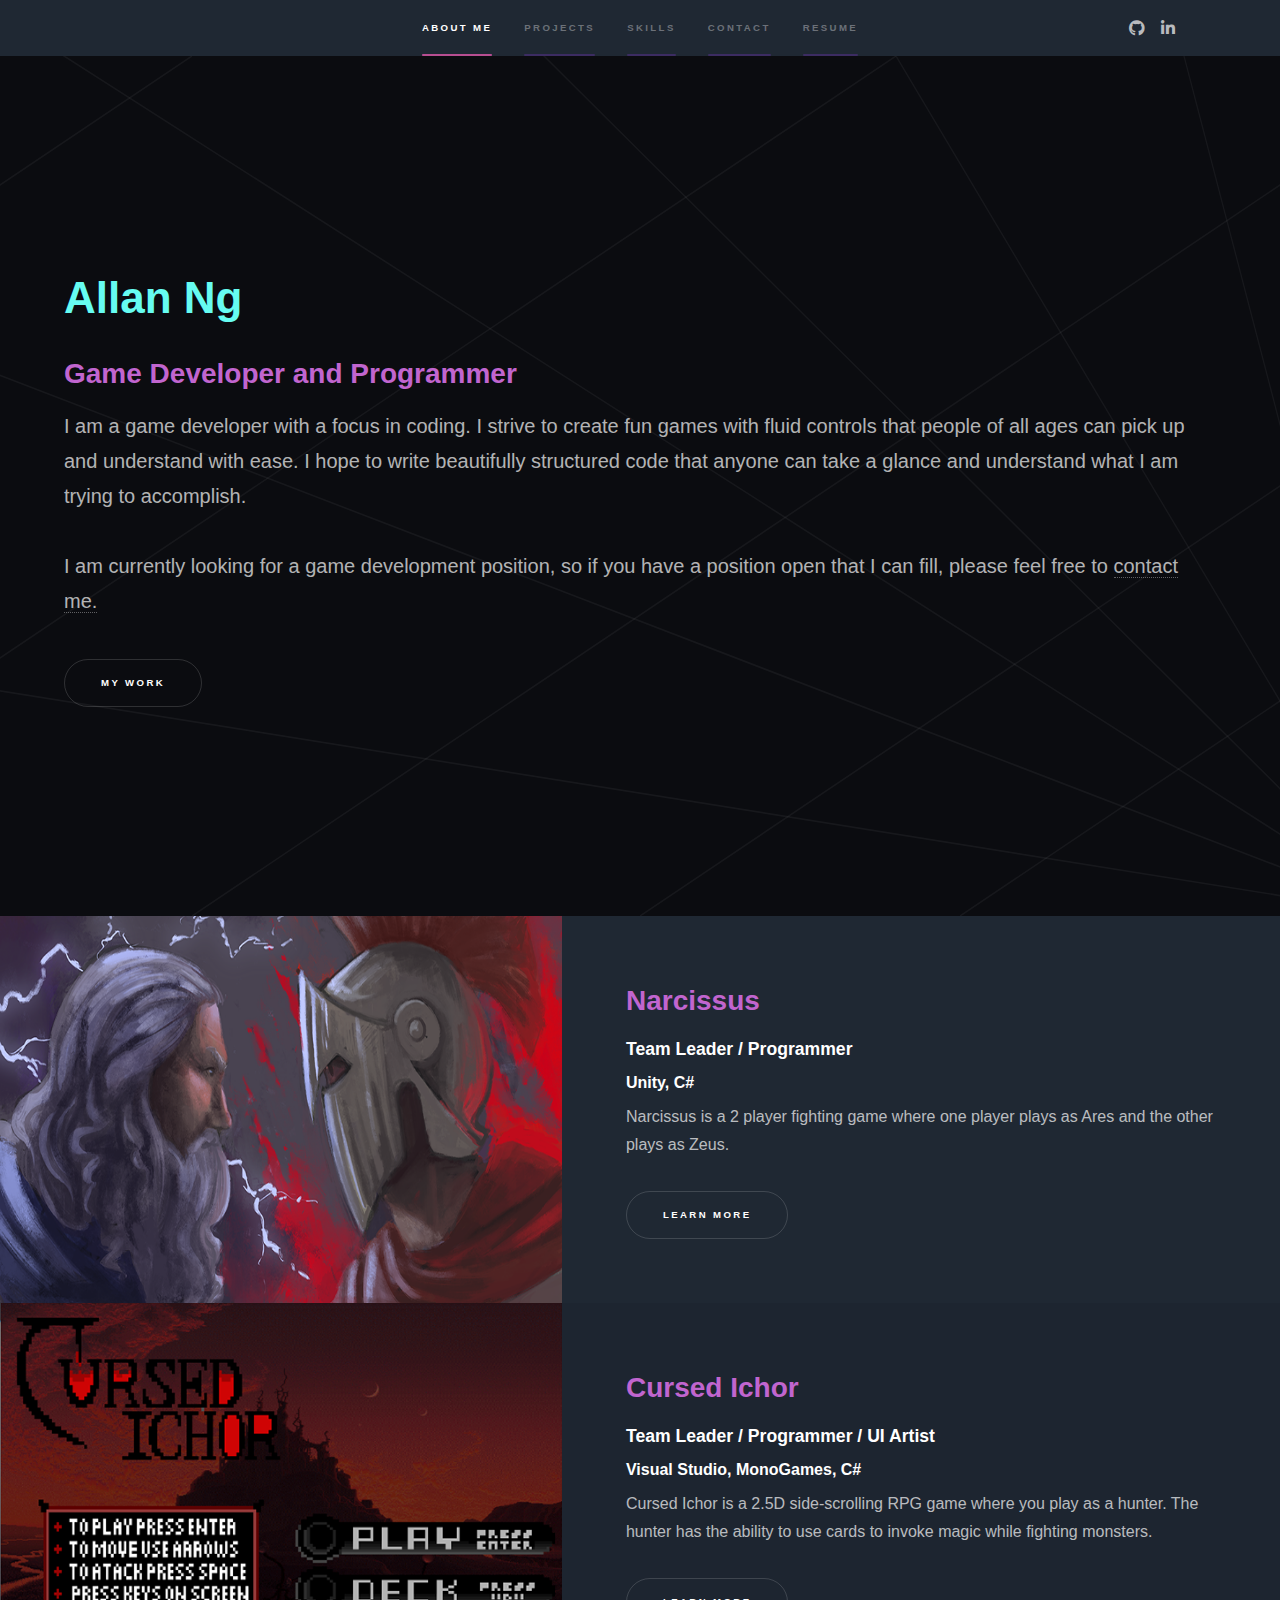
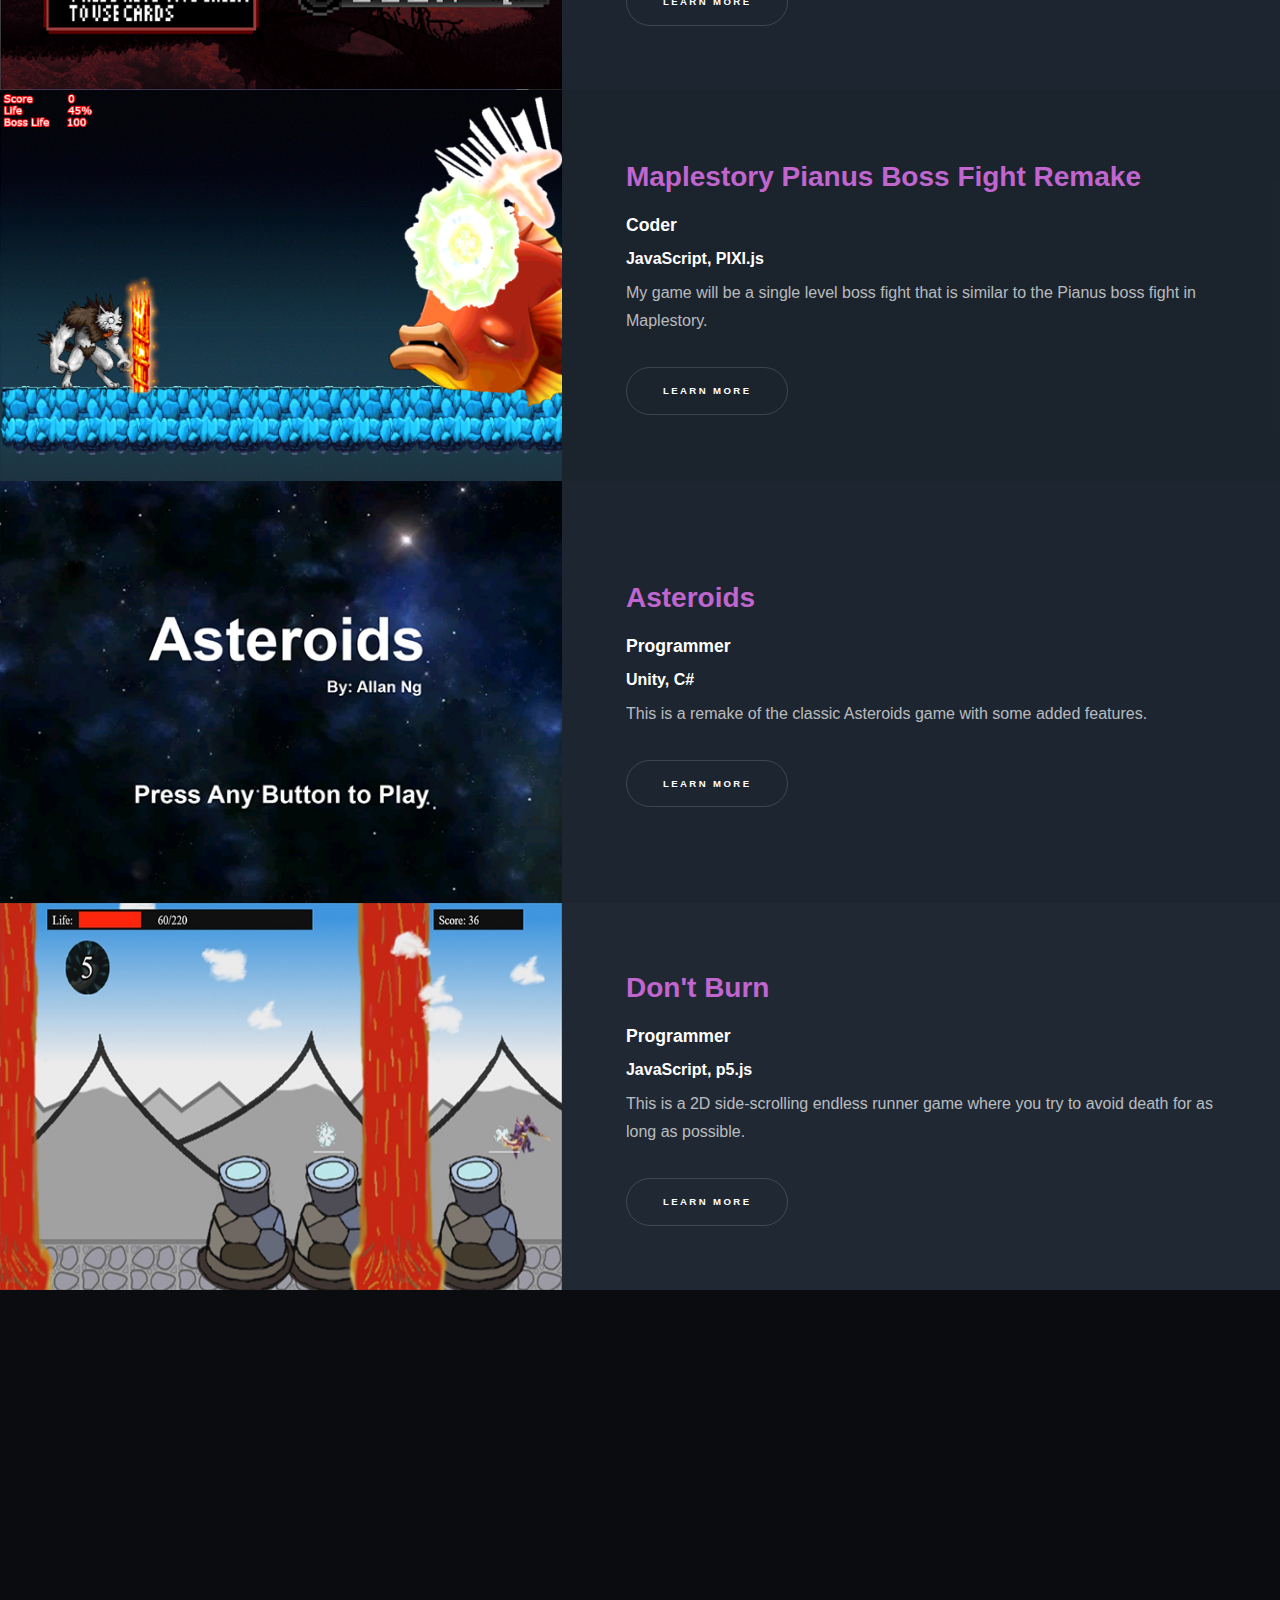
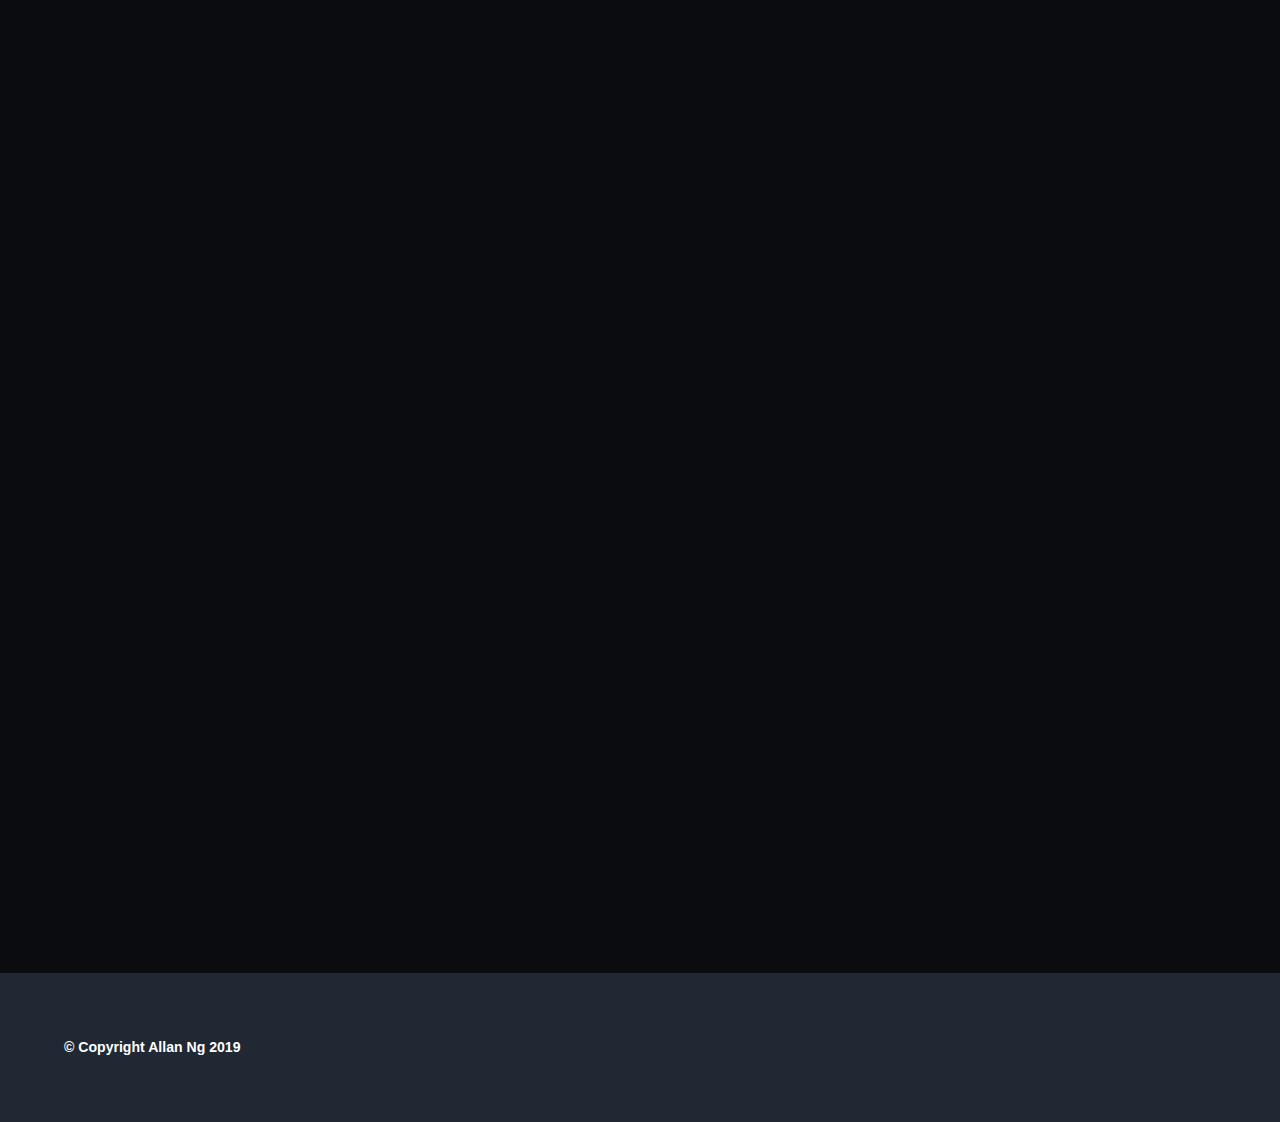
<file: index.html>
<!DOCTYPE HTML>
<!--
	Hyperspace by HTML5 UP
	html5up.net | @ajlkn
	Free for personal and commercial use under the CCA 3.0 license (html5up.net/license)
-->
<html>
	<head>
		<title>Allan Ng's Portfolio</title>
		<meta charset="utf-8" />
		<meta name="viewport" content="width=device-width, initial-scale=1, user-scalable=no" />
		<link rel="stylesheet" href="assets/css/main.css" />
		<noscript><link rel="stylesheet" href="assets/css/noscript.css" /></noscript>
	</head>
	<body class="is-preload">

		<!-- Sidebar -->
			<section id="sidebar">
				<div class="inner">
					<nav>
						<ul>
							<li><a href="#intro">About me</a></li>
							<li><a href="#one">Projects</a></li>
							<li><a href="#two">Skills</a></li>
							<li><a href="#three">Contact</a></li>
							<li><a href="Allan_Ng_Resume.pdf" target="_blank">Resume</a></li>
						</ul>
					</nav>
					<ul class="icons">
						<li><a href="https://github.com/whalesarenice" target="_blank" class="icon brands fa-github"><span class="label">GitHub</span></a></li>
						<li><a href="https://www.linkedin.com/in/allan-ng-9133a615a/" target="_blank" class="icon brands fa-linkedin-in"><span class="label">LinkedIn</span></a></li>
					</ul>
				</div>
			</section>

		<!-- Wrapper -->
			<div id="wrapper">

				<!-- Intro -->
					<section id="intro" class="wrapper style1 fullscreen fade-up">
						<div class="inner">
							<h1>Allan Ng</h1>
							<h2>Game Developer and Programmer</h2>
							<p>I am a game developer with a focus in coding. I strive to create fun games with fluid controls that people of all ages can pick up and understand with ease. I hope to write beautifully structured code that anyone can take a glance and understand what I am trying to accomplish. <br><br>
							I am currently looking for a game development position, so if you have a position open that I can fill, please feel free to <a href="#three">contact me.</a>
							</p>
							<ul class="actions">
								<li><a href="#one" class="button scrolly">My Work</a></li>
							</ul>
						</div>
					</section>

				<!-- One -->
					<section id="one" class="wrapper style2 spotlights">
                        <section>
							    <a href="narcissus.html" class="image"><img src="images/Narcissus_title_screen_1.png" alt="Narcissus title screen" data-position="center center" /></a>
							<div class="content">
								<div class="inner">
									<h2>Narcissus</h2>
									<h3>Team Leader / Programmer</h3>
									<h4>Unity, C#</h4>
									<p>Narcissus is a 2 player fighting game where one player plays as Ares and the other plays as Zeus. </p>
									<ul class="actions">
										<li><a href="narcissus.html" class="button">Learn more</a></li>
									</ul>
								</div>
							</div>
						</section>
                        <section>
							<a href="cursed_ichor.html" class="image"><img src="images/Cursed_Ichor_title_screen_1.png" alt="Cursed Ichor title screen" data-position="25% 25%" /></a>
							<div class="content">
								<div class="inner">
									<h2>Cursed Ichor</h2>
									<h3>Team Leader / Programmer / UI Artist</h3>
									<h4>Visual Studio, MonoGames, C#</h4>
									<p>Cursed Ichor is a 2.5D side-scrolling RPG game where you play as a hunter. The hunter has the ability to use cards to invoke magic while fighting monsters.</p>
									<ul class="actions">
										<li><a href="cursed_ichor.html" class="button">Learn more</a></li>
									</ul>
								</div>
							</div>
						</section>
					    <section>
							<a href="Project_3.html" class="image"><img src="images/Project_3_screenshot.png" alt="project 3 screenshot" data-position="top center" /></a>
							<div class="content">
								<div class="inner">
									<h2>Maplestory Pianus Boss Fight Remake</h2>
									<h3>Coder</h3>
									<h4>JavaScript, PIXI.js</h4>
                                    <p>My game will be a single level boss fight that is similar to the Pianus boss fight in Maplestory.</p>
									<ul class="actions">
										<li><a href="Project_3.html" class="button">Learn more</a></li>
									</ul>
								</div>
							</div>
						</section>
						<section>
							<a href="asteroids.html" class="image"><img src="images/Asteroids_title_screen_1.png" alt="Asteroids title screen" data-position="top center" /></a>
							<div class="content">
								<div class="inner">
									<h2>Asteroids</h2>
									<h3>Programmer</h3>
									<h4>Unity, C#</h4>
                                    <p>This is a remake of the classic Asteroids game with some added features. </p>
									<ul class="actions">
										<li><a href="asteroids.html" class="button">Learn more</a></li>
									</ul>
								</div>
							</div>
						</section>
						<section>
							<a href="dont_burn.html" class="image"><img src="images/Don't_Burn_title_screen_1.jpg" alt="Don't Burn title screen" data-position="top center" /></a>
							<div class="content">
								<div class="inner">
									<h2>Don't Burn</h2>
									<h3>Programmer</h3>
									<h4>JavaScript, p5.js</h4>
									<p>This is a 2D side-scrolling endless runner game where you try to avoid death for as long as possible. 
									<ul class="actions">
										<li><a href="dont_burn.html" class="button">Learn more</a></li>
									</ul>
								</div>
							</div>
						</section>
					</section>

				<!-- Two -->
					<section id="two" class="wrapper style3 fade-up">
						<div class="inner">
							<h2>Skills</h2>
							<div class="features">
								<section>
									<span class="icon solid major fa-code"></span>
									<h3>Languages</h3>
									<p>C# <br>
									HTML <br>
									CSS <br>
									JavaScript <br>
									C++ <br>
									Java</p>
								</section>
								<section>
									<span class="icon solid major fa-cogs"></span>
									<h3>Tools / Programs</h3>
									<p>Visual Studio <br>
									Unity <br>
									Git <br>
									PhotoShop <br>
									Illustrator <br>
									Maya <br>
									Brackets</p>
								</section>
								<section>
									<span class="icon solid major fa-users"></span>
									<h3>Communication</h3>
									<p>Leadership <br>
									Time Management <br>
									Structural Documentation</p>
								</section>
								<section>
									<span class="icon solid major fa-gamepad"></span>
									<h3>Fields of Interest</h3>
									<p>Gameplay <br>
									Controls <br>
									Engine <br>
									User Interface <br>
									Scripting <br>
									Data Analysis
									</p>
								</section>
							</div>
						</div>
					</section>

				<!-- Three -->
					<section id="three" class="wrapper style1 fade-up">
						<div class="inner">
							<h2>Contact</h2>
							<p>Thank you for viewing my portfolio, if you have any interest in getting in touch with me please feel free to contact me in one of the options below.</p>
                            <section>
                                <ul class="contact">
                                    <li>
                                        <h3>Email</h3>
                                        <a href="mailto:allanngworks@gmail.com">allanngworks@gmail.com</a>
                                    </li>
                                    <li>
                                        <h3>Social</h3>
                                        <ul class="icons">
                                            <li><a href="https://github.com/whalesarenice" target="_blank" class="icon brands fa-github"><span class="label">GitHub</span></a></li>
                                            <li><a href="https://www.linkedin.com/in/allan-ng-9133a615a/" target="_blank" class="icon brands fa-linkedin-in"><span class="label">LinkedIn</span></a></li>
                                        </ul>
                                    </li>
                                    <li>
                                        <a href="Allan_Ng_Resume.pdf" target="_blank"><h3 >View Resume</h3></a>
                                    </li>
                                </ul>
                            </section>
						</div>
					</section>

			</div>

		<!-- Footer -->
			<footer id="footer" class="wrapper style1-alt">
				<div class="inner">
					<ul class="menu">
						<li><h3>&copy; Copyright Allan Ng 2019</h3></li>
					</ul>
				</div>
			</footer>

		<!-- Scripts -->
			<script src="assets/js/jquery.min.js"></script>
			<script src="assets/js/jquery.scrollex.min.js"></script>
			<script src="assets/js/jquery.scrolly.min.js"></script>
			<script src="assets/js/browser.min.js"></script>
			<script src="assets/js/breakpoints.min.js"></script>
			<script src="assets/js/util.js"></script>
			<script src="assets/js/main.js"></script>

	</body>
</html>
</file>
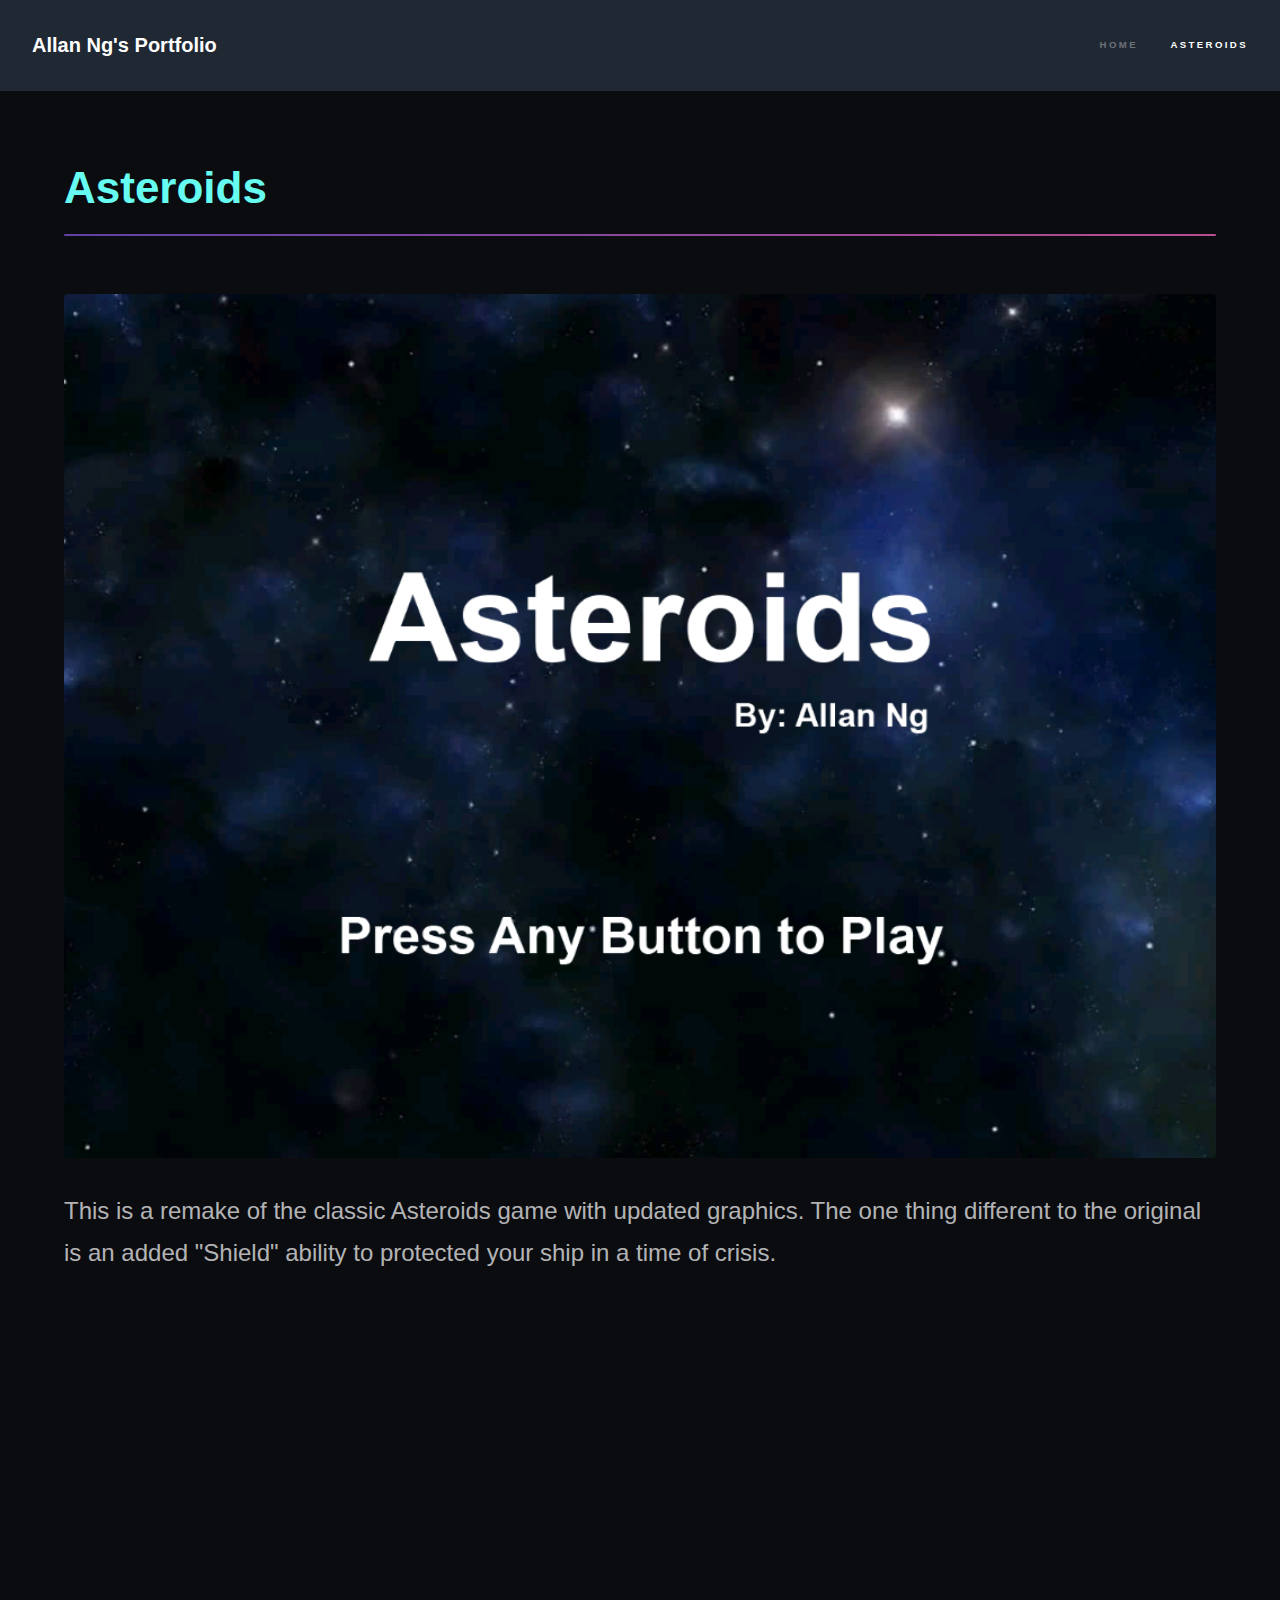
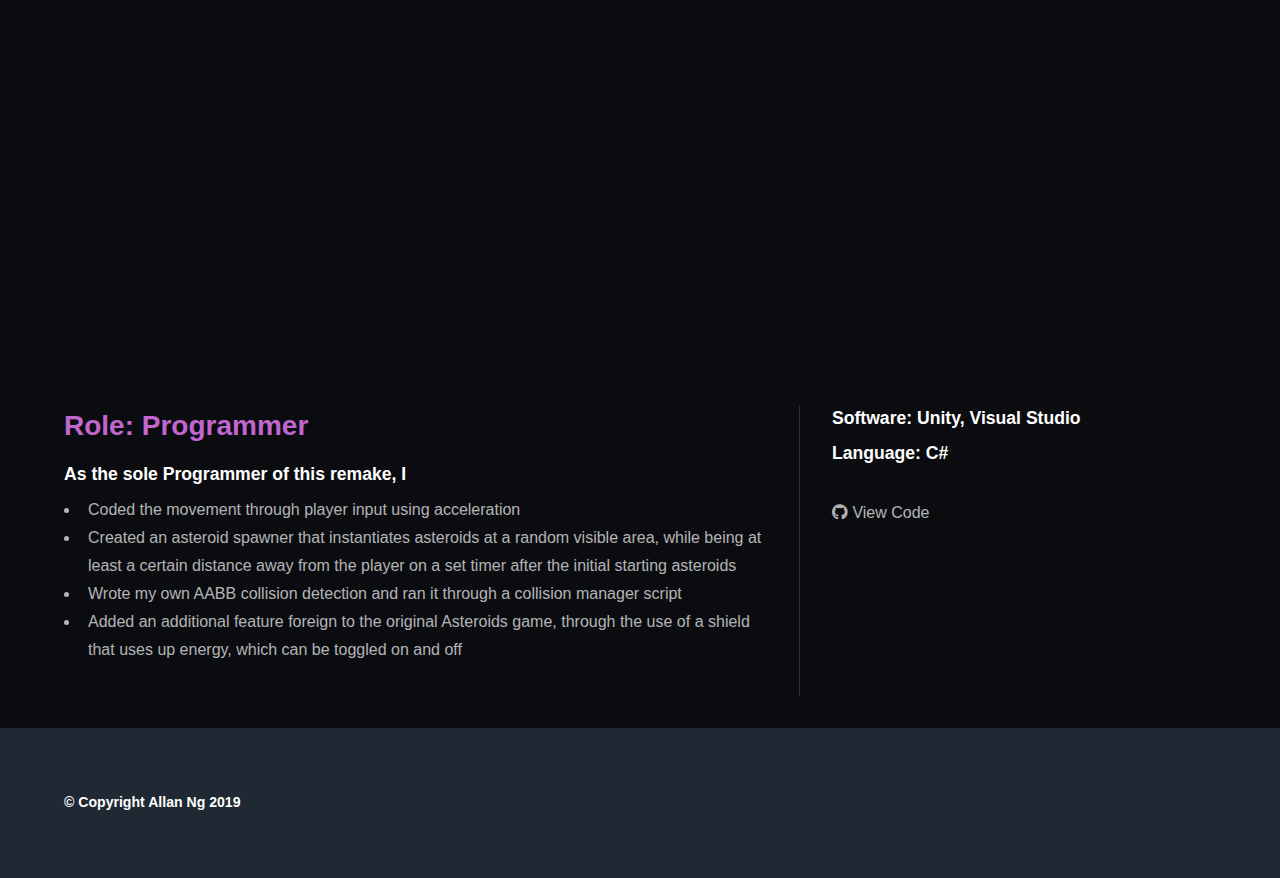
<file: asteroids.html>
<!DOCTYPE HTML>
<!--
	Hyperspace by HTML5 UP
	html5up.net | @ajlkn
	Free for personal and commercial use under the CCA 3.0 license (html5up.net/license)
-->
<html>
	<head>
		<title>Allan Ng's Portfolio</title>
		<meta charset="utf-8" />
		<meta name="viewport" content="width=device-width, initial-scale=1, user-scalable=no" />
		<link rel="stylesheet" href="assets/css/main.css" />
		<noscript><link rel="stylesheet" href="assets/css/noscript.css" /></noscript>
	</head>
	<body class="is-preload">

		<!-- Header -->
			<header id="header">
				<a href="index.html" class="title">Allan Ng's Portfolio</a>
				<nav>
					<ul>
						<li><a href="index.html">Home</a></li>
						<li><a href="asteroids.html" class="active">Asteroids</a></li>
					</ul>
				</nav>
			</header>

		<!-- Wrapper -->
			<div id="wrapper">

				<!-- Main -->
					<section id="main" class="wrapper">
						<div class="inner">
							<h1 class="major">Asteroids</h1>
							<span class="image fit"><img src="images/Asteroids_title_screen.png" alt="asteroids title screen" /></span>
							<p id="blurb">This is a remake of the classic Asteroids game with updated graphics. The one thing different to the original is an added "Shield" ability to protected your ship in a time of crisis.</p>
                            <div class="videoContainer">
                                <iframe class="myVideos" src="https://www.youtube.com/embed/gFEr0EPpoLI" frameborder="0" allow="accelerometer; autoplay; encrypted-media; gyroscope; picture-in-picture" allowfullscreen></iframe>
                            </div>
                            <div class="split style1">
                                <section>
                                    <h2>Role: Programmer</h2>
                                    <h3>As the sole Programmer of this remake, I</h3>
                                    <ul>
                                        <li>Coded the movement through player input using acceleration</li>
                                        <li>Created an asteroid spawner that instantiates asteroids at a random visible area, while being at least a certain distance away from the player on a set timer after the initial starting asteroids</li>
                                        <li>Wrote my own AABB collision detection and ran it through a collision manager script</li>
                                        <li>Added an additional feature foreign to the original Asteroids game, through the use of a  shield that uses up energy, which can be toggled on and off</li>
                                    </ul>
                                </section>
                                <section>
                                    <h3>Software: Unity, Visual Studio</h3>
                                    <h3>Language: C#</h3>
                                    <p></p>
                                    <a class="icon brands fa-github" href="https://github.com/WhalesAreNice/Asteroids" target="_blank"> View Code</a>
                                </section>
                            </div>
						</div>
					</section>

			</div>

		<!-- Footer -->
			<footer id="footer" class="wrapper style1-alt">
				<div class="inner">
					<ul class="menu">
						<li><h3>&copy; Copyright Allan Ng 2019</h3></li>
					</ul>
				</div>
			</footer>

		<!-- Scripts -->
			<script src="assets/js/jquery.min.js"></script>
			<script src="assets/js/jquery.scrollex.min.js"></script>
			<script src="assets/js/jquery.scrolly.min.js"></script>
			<script src="assets/js/browser.min.js"></script>
			<script src="assets/js/breakpoints.min.js"></script>
			<script src="assets/js/util.js"></script>
			<script src="assets/js/main.js"></script>

	</body>
</html>
</file>
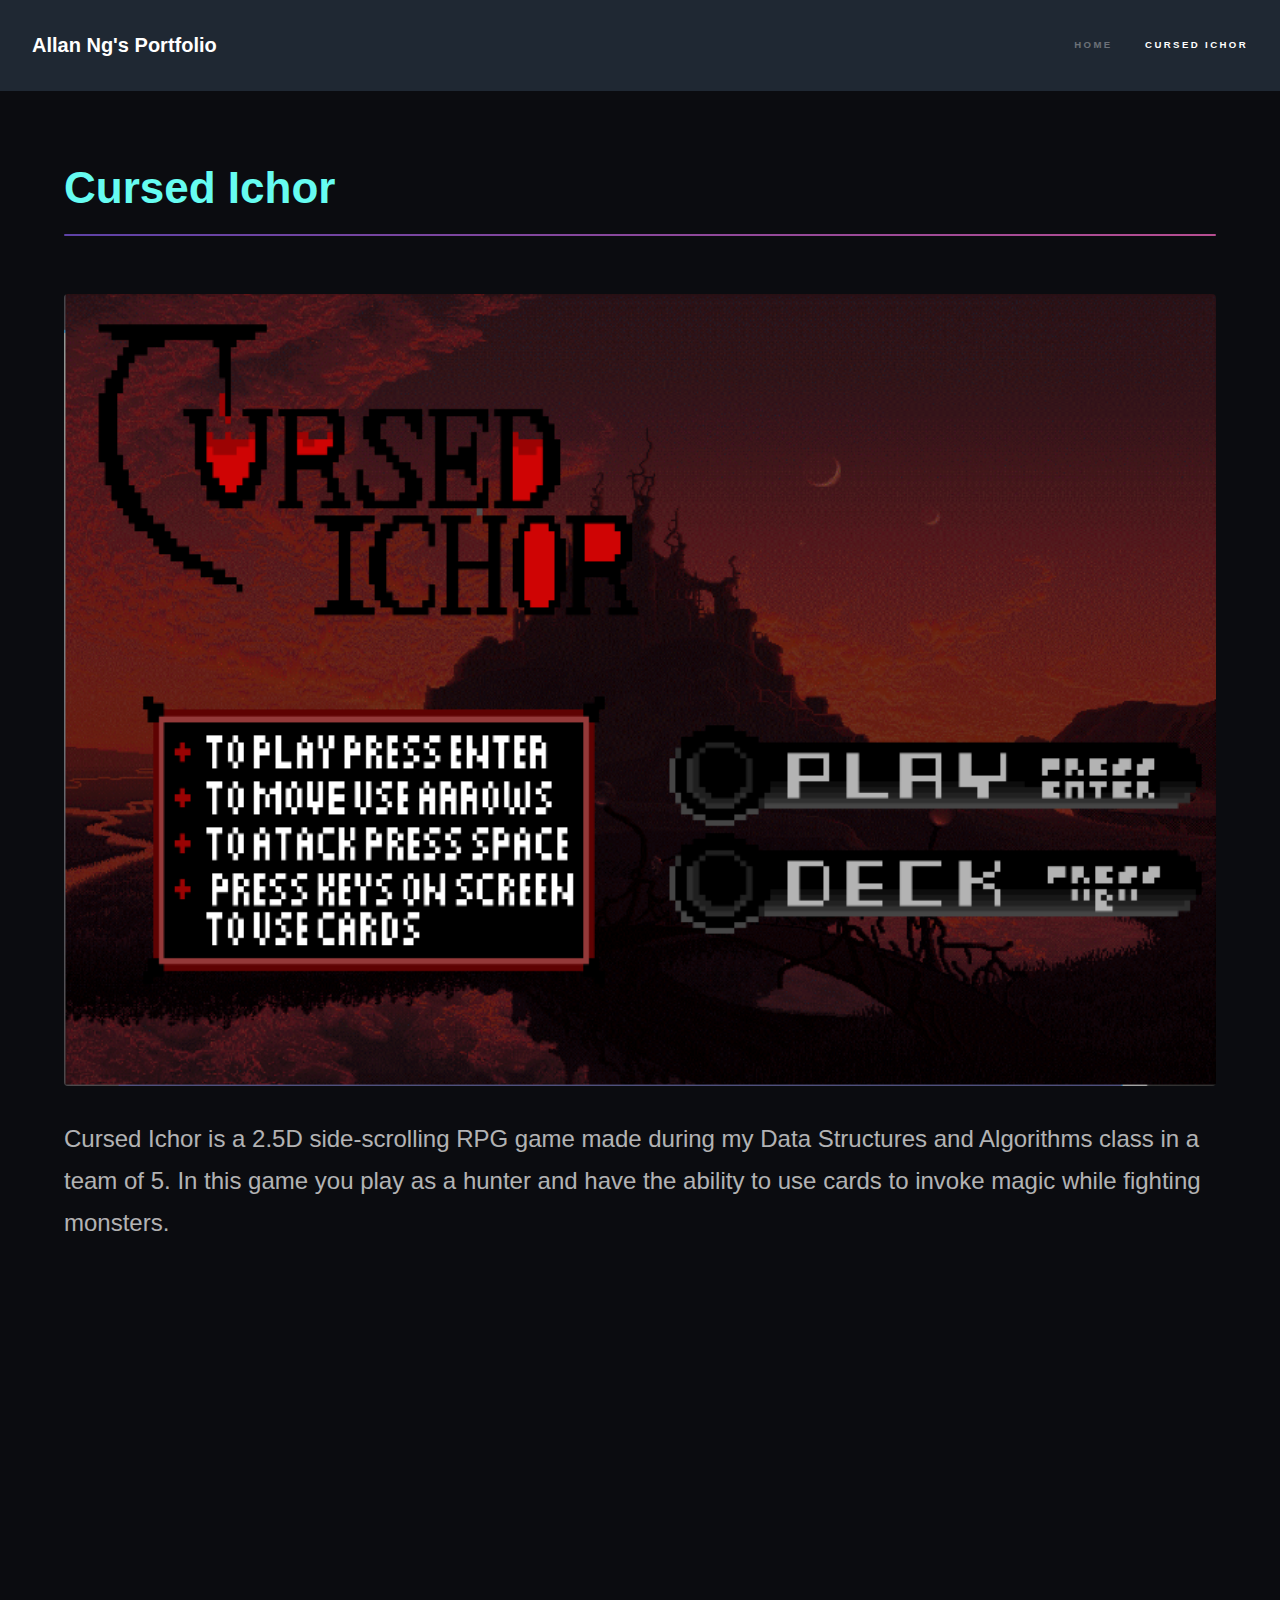
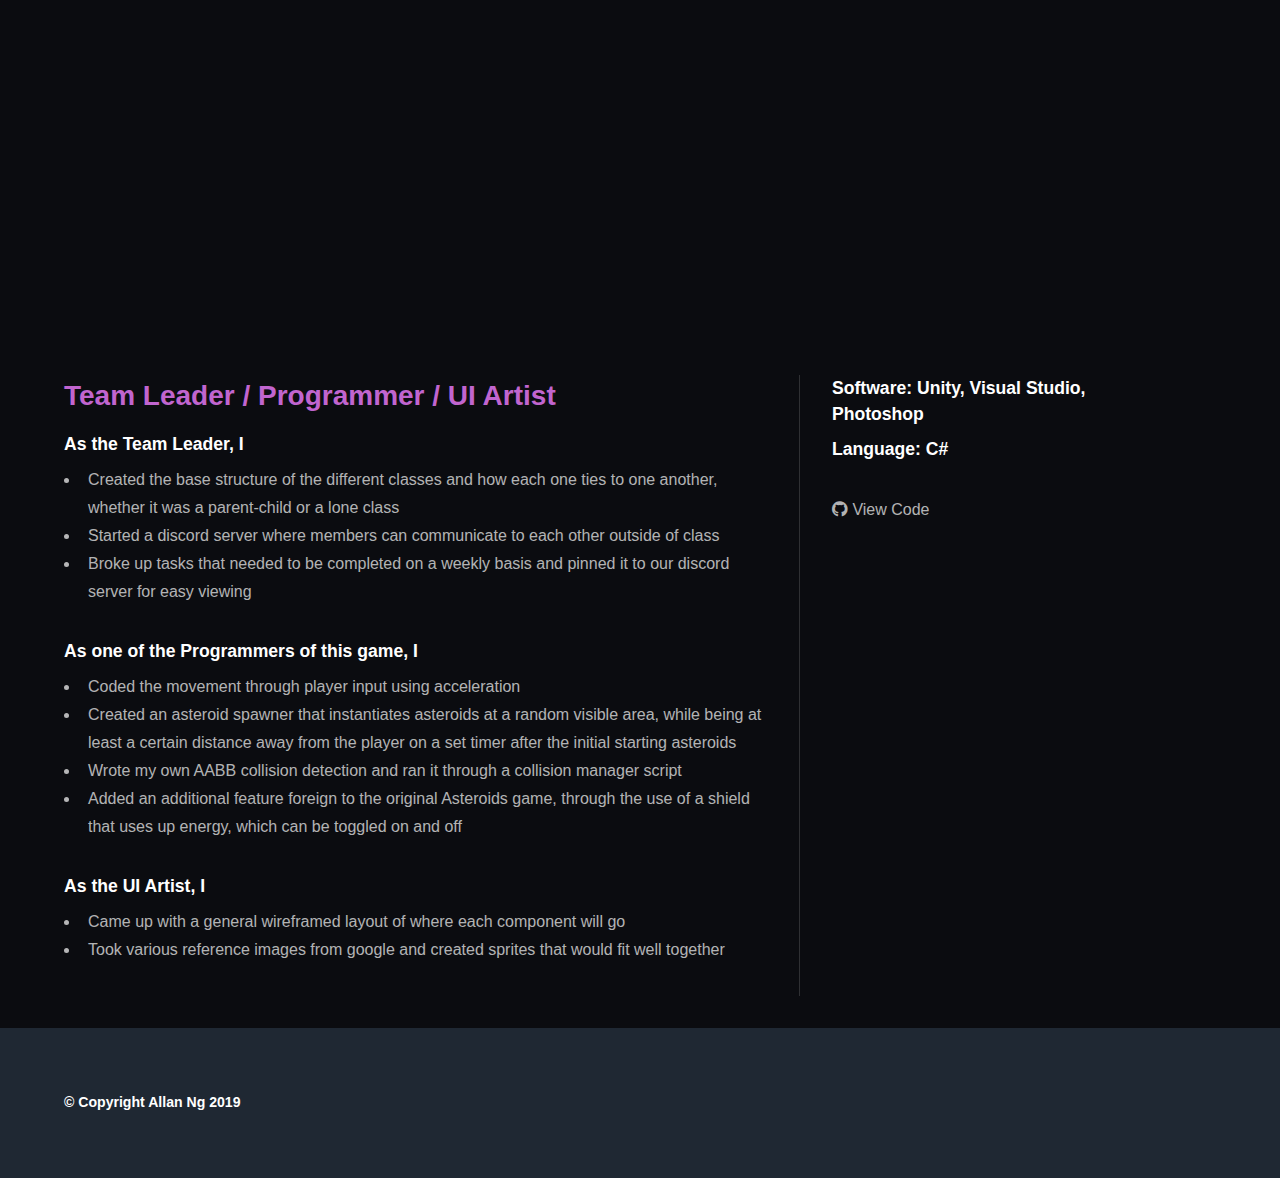
<file: cursed_ichor.html>
<!DOCTYPE HTML>
<!--
	Hyperspace by HTML5 UP
	html5up.net | @ajlkn
	Free for personal and commercial use under the CCA 3.0 license (html5up.net/license)
-->
<html>
	<head>
		<title>Allan Ng's Portfolio</title>
		<meta charset="utf-8" />
		<meta name="viewport" content="width=device-width, initial-scale=1, user-scalable=no" />
		<link rel="stylesheet" href="assets/css/main.css" />
		<noscript><link rel="stylesheet" href="assets/css/noscript.css" /></noscript>
	</head>
	<body class="is-preload">

		<!-- Header -->
			<header id="header">
				<a href="index.html" class="title">Allan Ng's Portfolio</a>
				<nav>
					<ul>
						<li><a href="index.html">Home</a></li>
						<li><a href="cursed_ichor.html" class="active">Cursed Ichor</a></li>
					</ul>
				</nav>
			</header>

		<!-- Wrapper -->
			<div id="wrapper">

				<!-- Main -->
					<section id="main" class="wrapper">
						<div class="inner">
							<h1 class="major">Cursed Ichor</h1>
							<span class="image fit"><img src="images/Cursed_Ichor_title_screen.png" alt="Cursed Ichor title screen" /></span>
							<p id="blurb">Cursed Ichor is a 2.5D side-scrolling RPG game made during my Data Structures and Algorithms class in a team of 5. In this game you play as a hunter and have the ability to use cards to invoke magic while fighting monsters.</p>
                            <div class="videoContainer">
                                <iframe class="myVideos" src="https://www.youtube.com/embed/SYR-jx-4guA" frameborder="0" allow="accelerometer; autoplay; encrypted-media; gyroscope; picture-in-picture" allowfullscreen></iframe>
                            </div>
                            <div class="split style1">
                                <section>
                                    <h2>Team Leader / Programmer / UI Artist</h2>
                                    <h3>As the Team Leader, I</h3>
                                    <ul>
                                        <li>Created the base structure of the different classes and how each one ties to one another, whether it was a parent-child or a lone class</li>
                                        <li>Started a discord server where members can communicate to each other outside of class</li>
                                        <li>Broke up tasks that needed to be completed on a weekly basis and pinned it to our discord server for easy viewing</li>
                                    </ul>
                                    <h3>As one of the Programmers of this game, I</h3>
                                    <ul>
                                        <li>Coded the movement through player input using acceleration</li>
                                        <li>Created an asteroid spawner that instantiates asteroids at a random visible area, while being at least a certain distance away from the player on a set timer after the initial starting asteroids</li>
                                        <li>Wrote my own AABB collision detection and ran it through a collision manager script</li>
                                        <li>Added an additional feature foreign to the original Asteroids game, through the use of a  shield that uses up energy, which can be toggled on and off</li>
                                    </ul>
                                    <h3>As the UI Artist, I</h3>
                                    <ul>
                                       <li>Came up with a general wireframed layout of where each component will go</li>
                                        <li>Took various reference images from google and created sprites that would fit well together</li>
                                    </ul>
                                </section>
                                <section>
                                    <h3>Software: Unity, Visual Studio, Photoshop</h3>
                                    <h3>Language: C#</h3>
                                    <p></p>
                                    <a class="icon brands fa-github" href="https://github.com/WhalesAreNice/Cursed_Ichor" target="_blank"> View Code</a>
                                </section>
                            </div>
						</div>
					</section>

			</div>

		<!-- Footer -->
			<footer id="footer" class="wrapper style1-alt">
				<div class="inner">
					<ul class="menu">
						<li><h3>&copy; Copyright Allan Ng 2019</h3></li>
					</ul>
				</div>
			</footer>

		<!-- Scripts -->
			<script src="assets/js/jquery.min.js"></script>
			<script src="assets/js/jquery.scrollex.min.js"></script>
			<script src="assets/js/jquery.scrolly.min.js"></script>
			<script src="assets/js/browser.min.js"></script>
			<script src="assets/js/breakpoints.min.js"></script>
			<script src="assets/js/util.js"></script>
			<script src="assets/js/main.js"></script>

	</body>
</html>
</file>
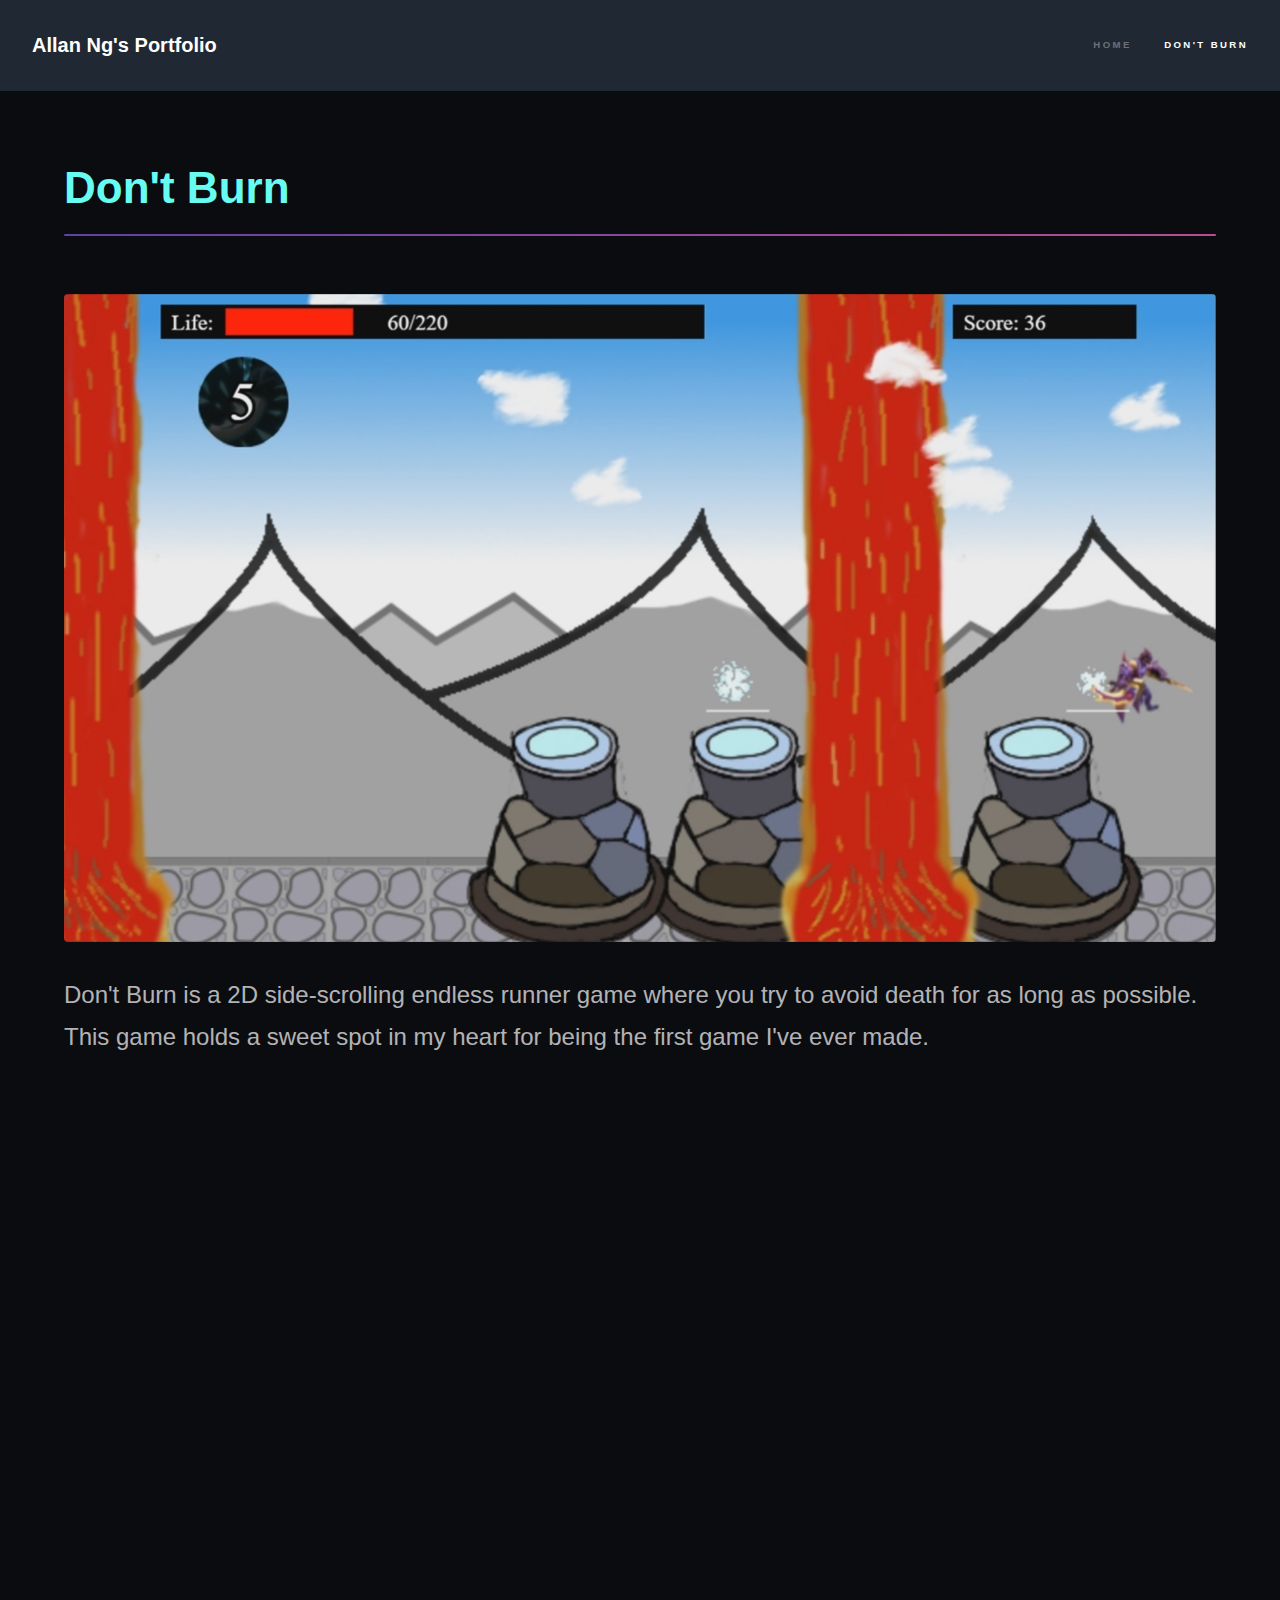
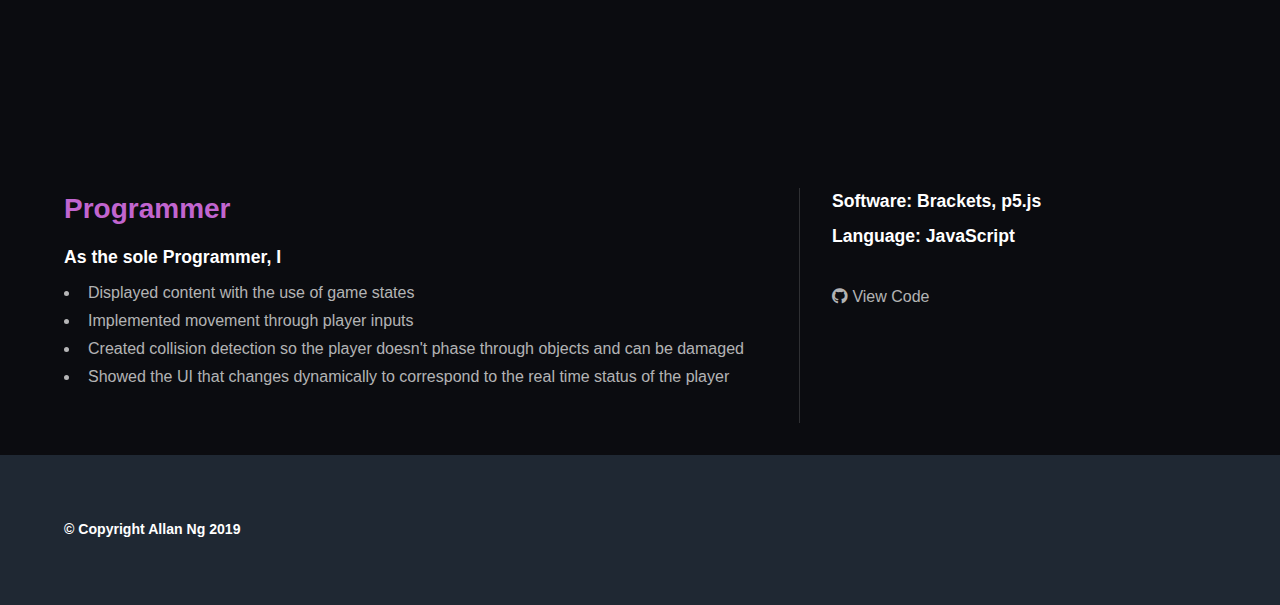
<file: dont_burn.html>
<!DOCTYPE HTML>
<!--
	Hyperspace by HTML5 UP
	html5up.net | @ajlkn
	Free for personal and commercial use under the CCA 3.0 license (html5up.net/license)
-->
<html>
	<head>
		<title>Allan Ng's Portfolio</title>
		<meta charset="utf-8" />
		<meta name="viewport" content="width=device-width, initial-scale=1, user-scalable=no" />
		<link rel="stylesheet" href="assets/css/main.css" />
		<noscript><link rel="stylesheet" href="assets/css/noscript.css" /></noscript>
	</head>
	<body class="is-preload">

		<!-- Header -->
			<header id="header">
				<a href="index.html" class="title">Allan Ng's Portfolio</a>
				<nav>
					<ul>
						<li><a href="index.html">Home</a></li>
						<li><a href="dont_burn.html" class="active">Don't Burn</a></li>
					</ul>
				</nav>
			</header>

		<!-- Wrapper -->
			<div id="wrapper">

				<!-- Main -->
					<section id="main" class="wrapper">
						<div class="inner">
							<h1 class="major">Don't Burn</h1>
							<span class="image fit"><img src="images/Don't_Burn_title_screen.jpg" alt="Don't Burn title screen" /></span>
							<p id="blurb">Don't Burn is a 2D side-scrolling endless runner game where you try to avoid death for as long as possible. This game holds a sweet spot in my heart for being the first game I've ever made.</p>
                            <div class="videoContainer">
                                <iframe class="myVideos" src="https://www.youtube.com/embed/JhJN6ak1sMc" frameborder="0" allow="accelerometer; autoplay; encrypted-media; gyroscope; picture-in-picture" allowfullscreen></iframe>
                            </div>
                            <div class="split style1">
                                <section>
                                    <h2>Programmer</h2>
                                    <h3>As the sole Programmer, I</h3>
                                    <ul>
                                        <li>Displayed content with the use of game states</li>
                                        <li>Implemented movement through player inputs</li>
                                        <li>Created collision detection so the player doesn't phase through objects and can be damaged</li>
                                        <li>Showed the UI that changes dynamically to correspond to the real time status of the player</li>
                                    </ul>
                                </section>
                                <section>
                                    <h3>Software: Brackets, p5.js</h3>
                                    <h3>Language: JavaScript</h3>
                                    <p></p>
                                    <a class="icon brands fa-github" href="https://github.com/WhalesAreNice/Dont_Burn" target="_blank"> View Code</a>
                                </section>
                            </div>
						</div>
					</section>

			</div>

		<!-- Footer -->
			<footer id="footer" class="wrapper style1-alt">
				<div class="inner">
					<ul class="menu">
						<li><h3>&copy; Copyright Allan Ng 2019</h3></li>
					</ul>
				</div>
			</footer>

		<!-- Scripts -->
			<script src="assets/js/jquery.min.js"></script>
			<script src="assets/js/jquery.scrollex.min.js"></script>
			<script src="assets/js/jquery.scrolly.min.js"></script>
			<script src="assets/js/browser.min.js"></script>
			<script src="assets/js/breakpoints.min.js"></script>
			<script src="assets/js/util.js"></script>
			<script src="assets/js/main.js"></script>

	</body>
</html>
</file>
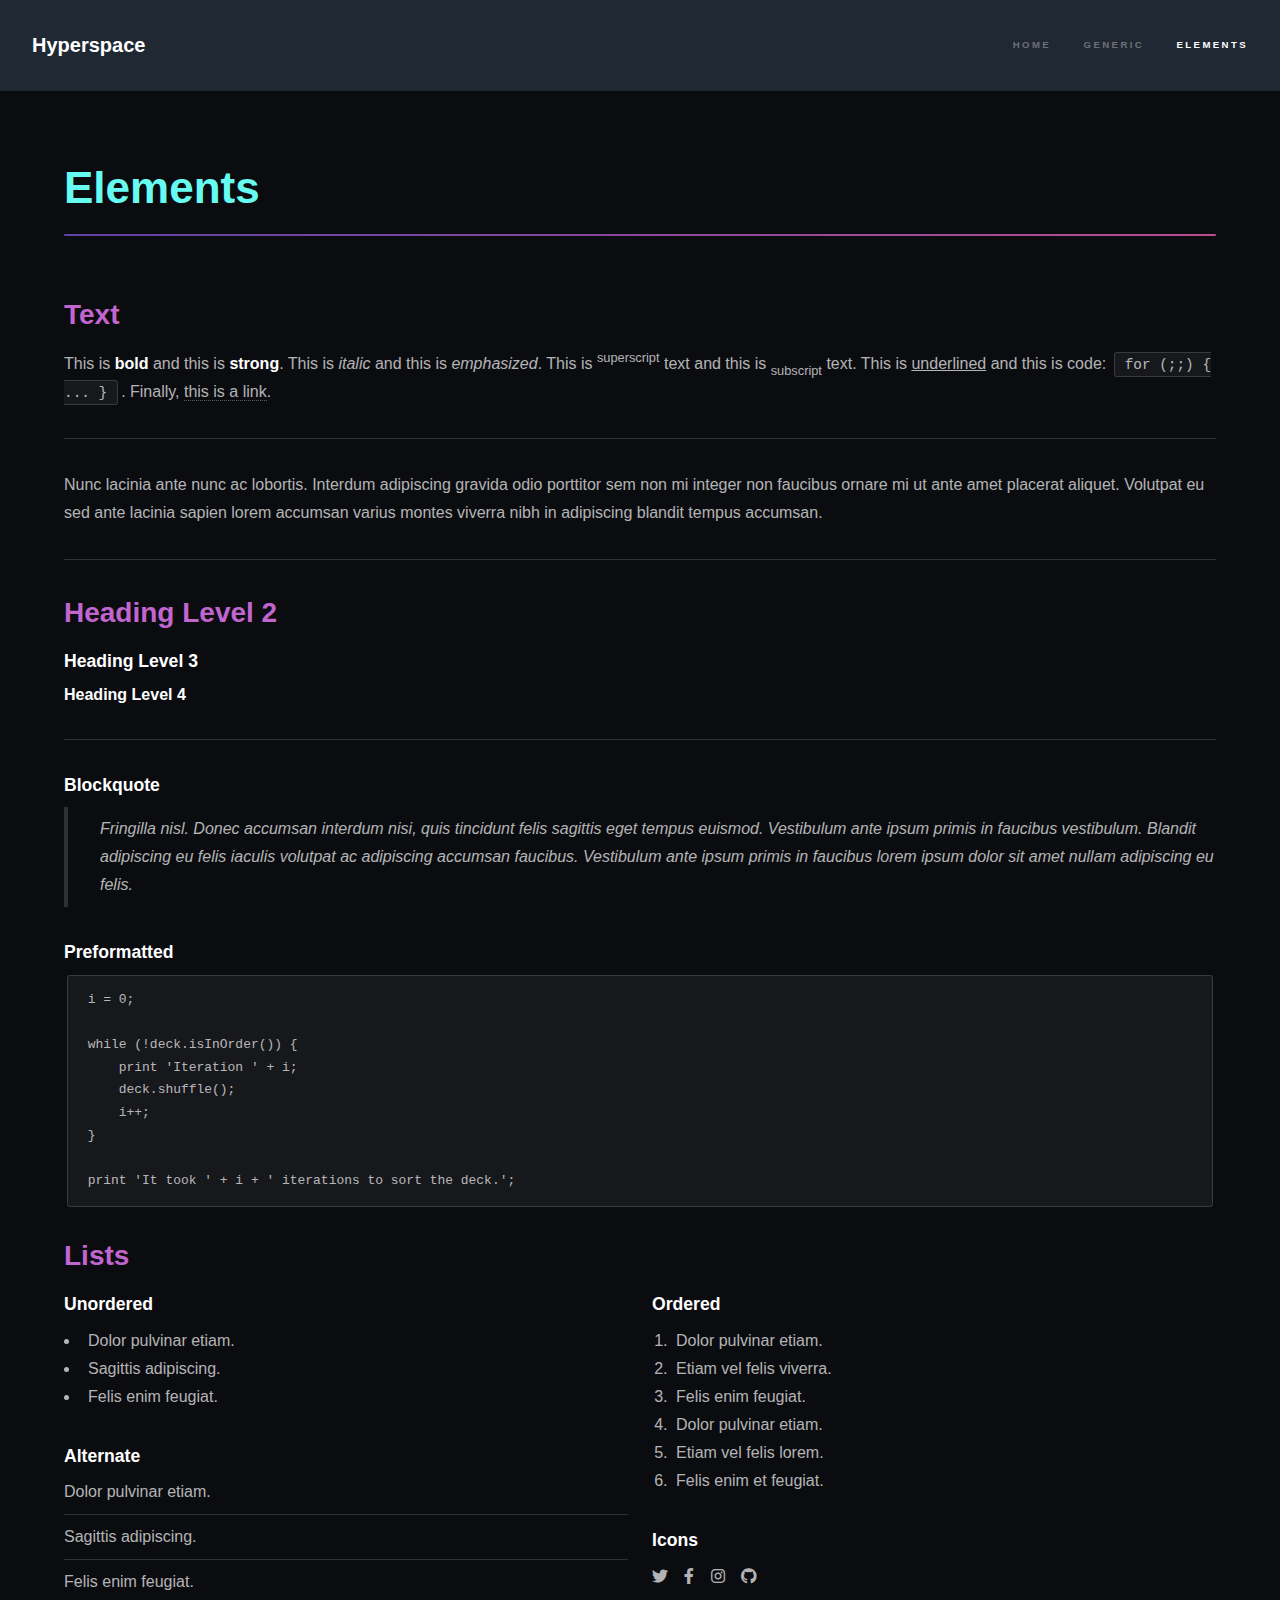
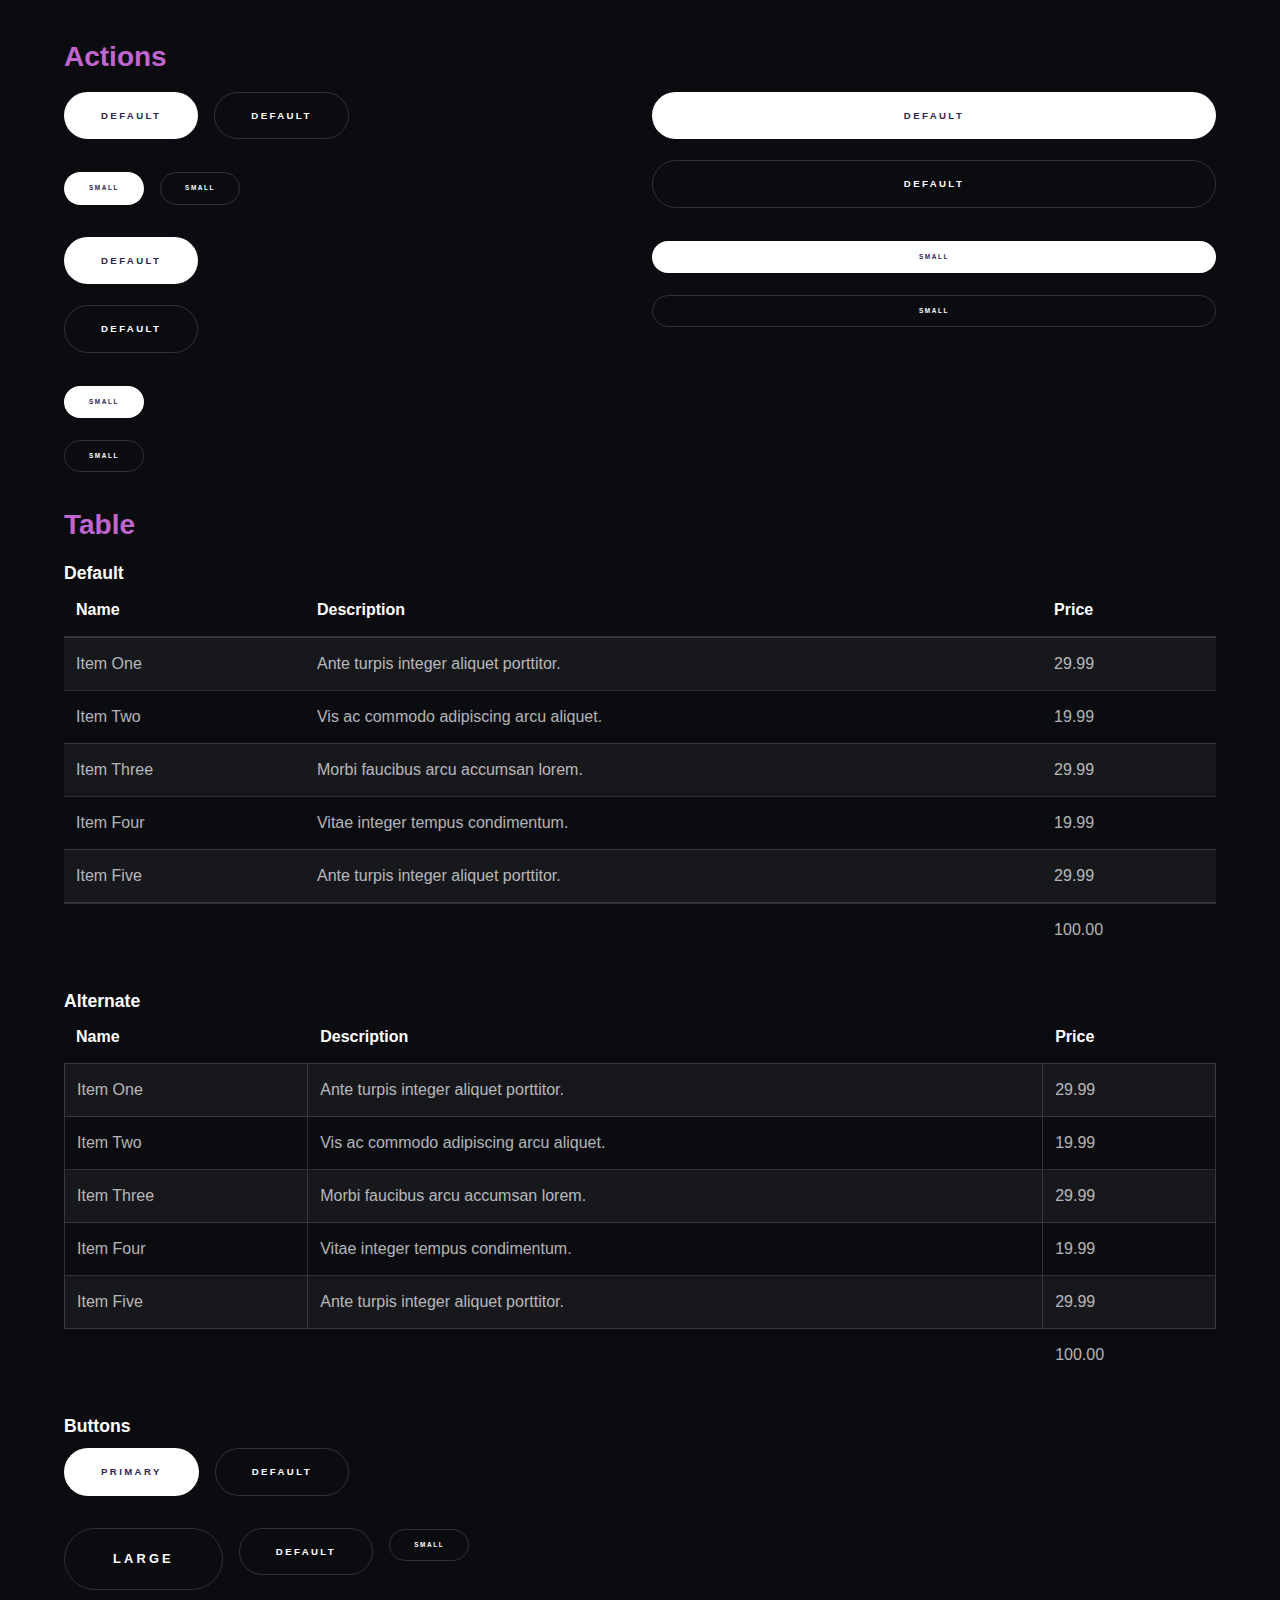
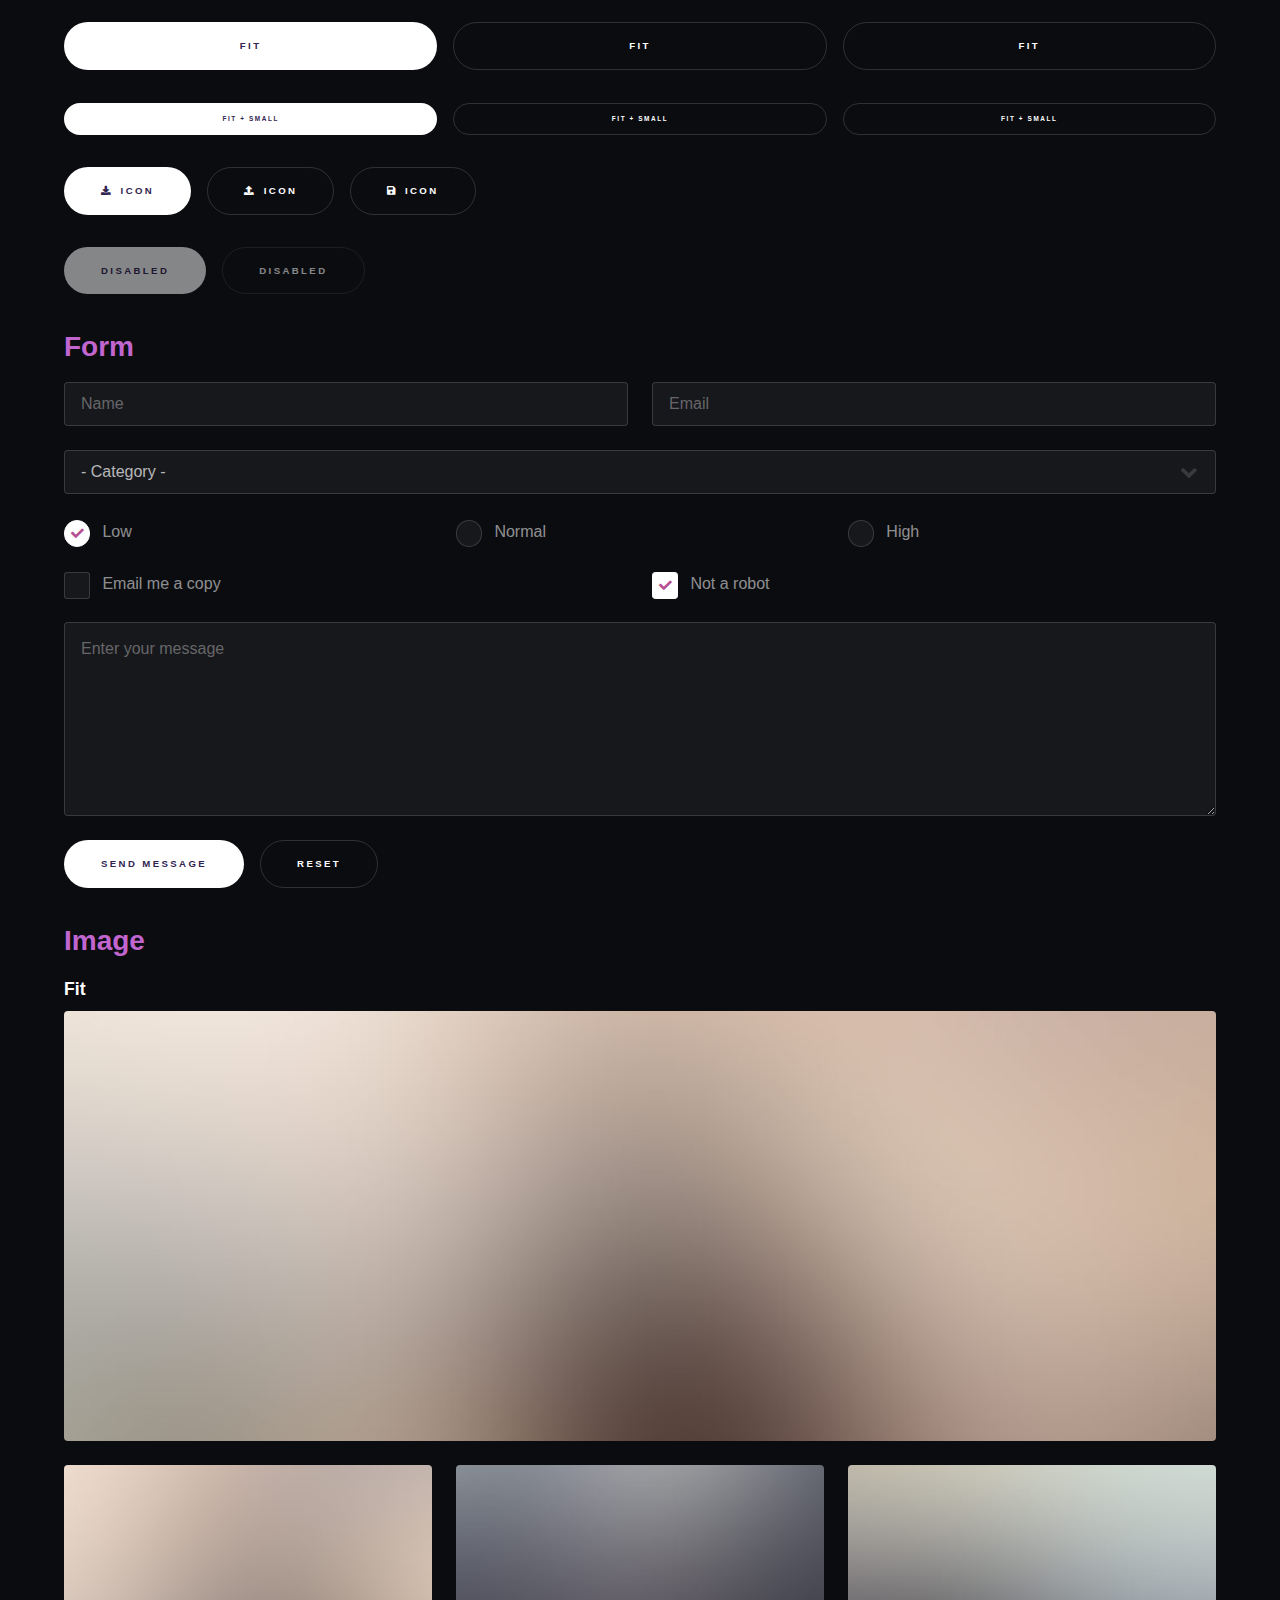
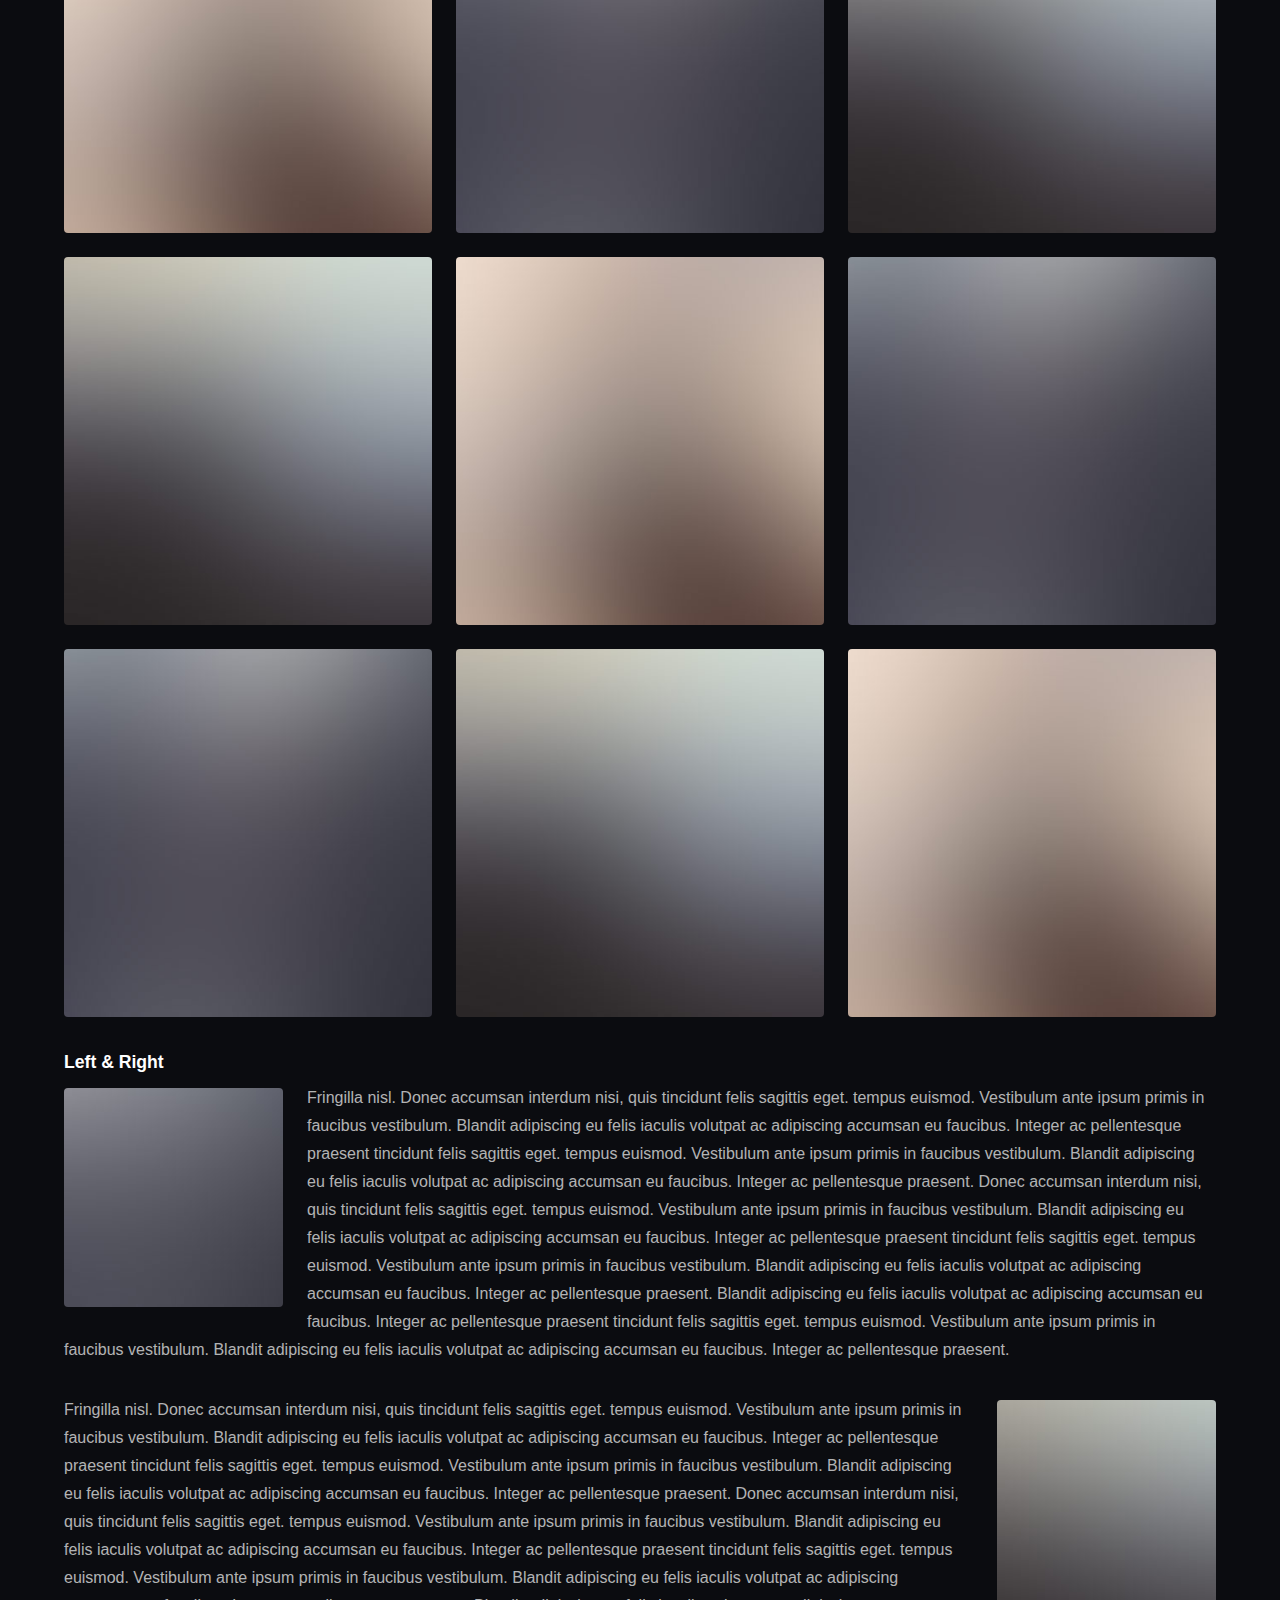
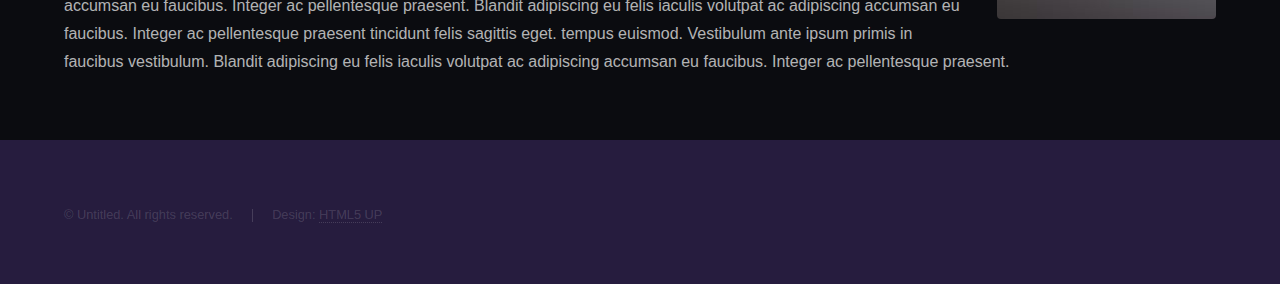
<file: elements.html>
<!DOCTYPE HTML>
<!--
	Hyperspace by HTML5 UP
	html5up.net | @ajlkn
	Free for personal and commercial use under the CCA 3.0 license (html5up.net/license)
-->
<html>
	<head>
		<title>Elements - Hyperspace by HTML5 UP</title>
		<meta charset="utf-8" />
		<meta name="viewport" content="width=device-width, initial-scale=1, user-scalable=no" />
		<link rel="stylesheet" href="assets/css/main.css" />
		<noscript><link rel="stylesheet" href="assets/css/noscript.css" /></noscript>
	</head>
	<body class="is-preload">

		<!-- Header -->
			<header id="header">
				<a href="index.html" class="title">Hyperspace</a>
				<nav>
					<ul>
						<li><a href="index.html">Home</a></li>
						<li><a href="generic.html">Generic</a></li>
						<li><a href="elements.html"  class="active">Elements</a></li>
					</ul>
				</nav>
			</header>

		<!-- Wrapper -->
			<div id="wrapper">

				<!-- Main -->
					<section id="main" class="wrapper">
						<div class="inner">
							<h1 class="major">Elements</h1>

							<!-- Text -->
								<section>
									<h2>Text</h2>
									<p>This is <b>bold</b> and this is <strong>strong</strong>. This is <i>italic</i> and this is <em>emphasized</em>.
									This is <sup>superscript</sup> text and this is <sub>subscript</sub> text.
									This is <u>underlined</u> and this is code: <code>for (;;) { ... }</code>. Finally, <a href="#">this is a link</a>.</p>
									<hr />
									<p>Nunc lacinia ante nunc ac lobortis. Interdum adipiscing gravida odio porttitor sem non mi integer non faucibus ornare mi ut ante amet placerat aliquet. Volutpat eu sed ante lacinia sapien lorem accumsan varius montes viverra nibh in adipiscing blandit tempus accumsan.</p>
									<hr />
									<h2>Heading Level 2</h2>
									<h3>Heading Level 3</h3>
									<h4>Heading Level 4</h4>
									<hr />
									<h3>Blockquote</h3>
									<blockquote>Fringilla nisl. Donec accumsan interdum nisi, quis tincidunt felis sagittis eget tempus euismod. Vestibulum ante ipsum primis in faucibus vestibulum. Blandit adipiscing eu felis iaculis volutpat ac adipiscing accumsan faucibus. Vestibulum ante ipsum primis in faucibus lorem ipsum dolor sit amet nullam adipiscing eu felis.</blockquote>
									<h3>Preformatted</h3>
									<pre><code>i = 0;

while (!deck.isInOrder()) {
    print 'Iteration ' + i;
    deck.shuffle();
    i++;
}

print 'It took ' + i + ' iterations to sort the deck.';</code></pre>
								</section>

							<!-- Lists -->
								<section>
									<h2>Lists</h2>
									<div class="row">
										<div class="col-6 col-12-medium">
											<h3>Unordered</h3>
											<ul>
												<li>Dolor pulvinar etiam.</li>
												<li>Sagittis adipiscing.</li>
												<li>Felis enim feugiat.</li>
											</ul>
											<h3>Alternate</h3>
											<ul class="alt">
												<li>Dolor pulvinar etiam.</li>
												<li>Sagittis adipiscing.</li>
												<li>Felis enim feugiat.</li>
											</ul>
										</div>
										<div class="col-6 col-12-medium">
											<h3>Ordered</h3>
											<ol>
												<li>Dolor pulvinar etiam.</li>
												<li>Etiam vel felis viverra.</li>
												<li>Felis enim feugiat.</li>
												<li>Dolor pulvinar etiam.</li>
												<li>Etiam vel felis lorem.</li>
												<li>Felis enim et feugiat.</li>
											</ol>
											<h3>Icons</h3>
											<ul class="icons">
												<li><a href="#" class="icon brands fa-twitter"><span class="label">Twitter</span></a></li>
												<li><a href="#" class="icon brands fa-facebook-f"><span class="label">Facebook</span></a></li>
												<li><a href="#" class="icon brands fa-instagram"><span class="label">Instagram</span></a></li>
												<li><a href="#" class="icon brands fa-github"><span class="label">Github</span></a></li>
											</ul>
										</div>
									</div>
									<h2>Actions</h2>
									<div class="row">
										<div class="col-6 col-12-medium">
											<ul class="actions">
												<li><a href="#" class="button primary">Default</a></li>
												<li><a href="#" class="button">Default</a></li>
											</ul>
											<ul class="actions small">
												<li><a href="#" class="button primary small">Small</a></li>
												<li><a href="#" class="button small">Small</a></li>
											</ul>
											<ul class="actions stacked">
												<li><a href="#" class="button primary">Default</a></li>
												<li><a href="#" class="button">Default</a></li>
											</ul>
											<ul class="actions stacked">
												<li><a href="#" class="button primary small">Small</a></li>
												<li><a href="#" class="button small">Small</a></li>
											</ul>
										</div>
										<div class="col-6 col-12-medium">
											<ul class="actions stacked">
												<li><a href="#" class="button primary fit">Default</a></li>
												<li><a href="#" class="button fit">Default</a></li>
											</ul>
											<ul class="actions stacked">
												<li><a href="#" class="button primary small fit">Small</a></li>
												<li><a href="#" class="button small fit">Small</a></li>
											</ul>
										</div>
									</div>
								</section>

							<!-- Table -->
								<section>
									<h2>Table</h2>
									<h3>Default</h3>
									<div class="table-wrapper">
										<table>
											<thead>
												<tr>
													<th>Name</th>
													<th>Description</th>
													<th>Price</th>
												</tr>
											</thead>
											<tbody>
												<tr>
													<td>Item One</td>
													<td>Ante turpis integer aliquet porttitor.</td>
													<td>29.99</td>
												</tr>
												<tr>
													<td>Item Two</td>
													<td>Vis ac commodo adipiscing arcu aliquet.</td>
													<td>19.99</td>
												</tr>
												<tr>
													<td>Item Three</td>
													<td> Morbi faucibus arcu accumsan lorem.</td>
													<td>29.99</td>
												</tr>
												<tr>
													<td>Item Four</td>
													<td>Vitae integer tempus condimentum.</td>
													<td>19.99</td>
												</tr>
												<tr>
													<td>Item Five</td>
													<td>Ante turpis integer aliquet porttitor.</td>
													<td>29.99</td>
												</tr>
											</tbody>
											<tfoot>
												<tr>
													<td colspan="2"></td>
													<td>100.00</td>
												</tr>
											</tfoot>
										</table>
									</div>

									<h3>Alternate</h3>
									<div class="table-wrapper">
										<table class="alt">
											<thead>
												<tr>
													<th>Name</th>
													<th>Description</th>
													<th>Price</th>
												</tr>
											</thead>
											<tbody>
												<tr>
													<td>Item One</td>
													<td>Ante turpis integer aliquet porttitor.</td>
													<td>29.99</td>
												</tr>
												<tr>
													<td>Item Two</td>
													<td>Vis ac commodo adipiscing arcu aliquet.</td>
													<td>19.99</td>
												</tr>
												<tr>
													<td>Item Three</td>
													<td> Morbi faucibus arcu accumsan lorem.</td>
													<td>29.99</td>
												</tr>
												<tr>
													<td>Item Four</td>
													<td>Vitae integer tempus condimentum.</td>
													<td>19.99</td>
												</tr>
												<tr>
													<td>Item Five</td>
													<td>Ante turpis integer aliquet porttitor.</td>
													<td>29.99</td>
												</tr>
											</tbody>
											<tfoot>
												<tr>
													<td colspan="2"></td>
													<td>100.00</td>
												</tr>
											</tfoot>
										</table>
									</div>
								</section>

							<!-- Buttons -->
								<section>
									<h3>Buttons</h3>
									<ul class="actions">
										<li><a href="#" class="button primary">Primary</a></li>
										<li><a href="#" class="button">Default</a></li>
									</ul>
									<ul class="actions">
										<li><a href="#" class="button large">Large</a></li>
										<li><a href="#" class="button">Default</a></li>
										<li><a href="#" class="button small">Small</a></li>
									</ul>
									<ul class="actions fit">
										<li><a href="#" class="button primary fit">Fit</a></li>
										<li><a href="#" class="button fit">Fit</a></li>
										<li><a href="#" class="button fit">Fit</a></li>
									</ul>
									<ul class="actions fit small">
										<li><a href="#" class="button primary fit small">Fit + Small</a></li>
										<li><a href="#" class="button fit small">Fit + Small</a></li>
										<li><a href="#" class="button fit small">Fit + Small</a></li>
									</ul>
									<ul class="actions">
										<li><a href="#" class="button primary icon solid fa-download">Icon</a></li>
										<li><a href="#" class="button icon solid fa-upload">Icon</a></li>
										<li><a href="#" class="button icon solid fa-save">Icon</a></li>
									</ul>
									<ul class="actions">
										<li><span class="button primary disabled">Disabled</span></li>
										<li><span class="button disabled">Disabled</span></li>
									</ul>
								</section>

							<!-- Form -->
								<section>
									<h2>Form</h2>
									<form method="post" action="#">
										<div class="row gtr-uniform">
											<div class="col-6 col-12-xsmall">
												<input type="text" name="demo-name" id="demo-name" value="" placeholder="Name" />
											</div>
											<div class="col-6 col-12-xsmall">
												<input type="email" name="demo-email" id="demo-email" value="" placeholder="Email" />
											</div>
											<div class="col-12">
												<select name="demo-category" id="demo-category">
													<option value="">- Category -</option>
													<option value="1">Manufacturing</option>
													<option value="1">Shipping</option>
													<option value="1">Administration</option>
													<option value="1">Human Resources</option>
												</select>
											</div>
											<div class="col-4 col-12-small">
												<input type="radio" id="demo-priority-low" name="demo-priority" checked>
												<label for="demo-priority-low">Low</label>
											</div>
											<div class="col-4 col-12-small">
												<input type="radio" id="demo-priority-normal" name="demo-priority">
												<label for="demo-priority-normal">Normal</label>
											</div>
											<div class="col-4 col-12-small">
												<input type="radio" id="demo-priority-high" name="demo-priority">
												<label for="demo-priority-high">High</label>
											</div>
											<div class="col-6 col-12-small">
												<input type="checkbox" id="demo-copy" name="demo-copy">
												<label for="demo-copy">Email me a copy</label>
											</div>
											<div class="col-6 col-12-small">
												<input type="checkbox" id="demo-human" name="demo-human" checked>
												<label for="demo-human">Not a robot</label>
											</div>
											<div class="col-12">
												<textarea name="demo-message" id="demo-message" placeholder="Enter your message" rows="6"></textarea>
											</div>
											<div class="col-12">
												<ul class="actions">
													<li><input type="submit" value="Send Message" class="primary" /></li>
													<li><input type="reset" value="Reset" /></li>
												</ul>
											</div>
										</div>
									</form>
								</section>

							<!-- Image -->
								<section>
									<h2>Image</h2>
									<h3>Fit</h3>
									<div class="box alt">
										<div class="row gtr-uniform">
											<div class="col-12"><span class="image fit"><img src="images/pic04.jpg" alt="" /></span></div>
											<div class="col-4"><span class="image fit"><img src="images/pic01.jpg" alt="" /></span></div>
											<div class="col-4"><span class="image fit"><img src="images/pic02.jpg" alt="" /></span></div>
											<div class="col-4"><span class="image fit"><img src="images/pic03.jpg" alt="" /></span></div>
											<div class="col-4"><span class="image fit"><img src="images/pic03.jpg" alt="" /></span></div>
											<div class="col-4"><span class="image fit"><img src="images/pic01.jpg" alt="" /></span></div>
											<div class="col-4"><span class="image fit"><img src="images/pic02.jpg" alt="" /></span></div>
											<div class="col-4"><span class="image fit"><img src="images/pic02.jpg" alt="" /></span></div>
											<div class="col-4"><span class="image fit"><img src="images/pic03.jpg" alt="" /></span></div>
											<div class="col-4"><span class="image fit"><img src="images/pic01.jpg" alt="" /></span></div>
										</div>
									</div>
									<h3>Left &amp; Right</h3>
									<p><span class="image left"><img src="images/pic05.jpg" alt="" /></span>Fringilla nisl. Donec accumsan interdum nisi, quis tincidunt felis sagittis eget. tempus euismod. Vestibulum ante ipsum primis in faucibus vestibulum. Blandit adipiscing eu felis iaculis volutpat ac adipiscing accumsan eu faucibus. Integer ac pellentesque praesent tincidunt felis sagittis eget. tempus euismod. Vestibulum ante ipsum primis in faucibus vestibulum. Blandit adipiscing eu felis iaculis volutpat ac adipiscing accumsan eu faucibus. Integer ac pellentesque praesent. Donec accumsan interdum nisi, quis tincidunt felis sagittis eget. tempus euismod. Vestibulum ante ipsum primis in faucibus vestibulum. Blandit adipiscing eu felis iaculis volutpat ac adipiscing accumsan eu faucibus. Integer ac pellentesque praesent tincidunt felis sagittis eget. tempus euismod. Vestibulum ante ipsum primis in faucibus vestibulum. Blandit adipiscing eu felis iaculis volutpat ac adipiscing accumsan eu faucibus. Integer ac pellentesque praesent. Blandit adipiscing eu felis iaculis volutpat ac adipiscing accumsan eu faucibus. Integer ac pellentesque praesent tincidunt felis sagittis eget. tempus euismod. Vestibulum ante ipsum primis in faucibus vestibulum. Blandit adipiscing eu felis iaculis volutpat ac adipiscing accumsan eu faucibus. Integer ac pellentesque praesent.</p>
									<p><span class="image right"><img src="images/pic06.jpg" alt="" /></span>Fringilla nisl. Donec accumsan interdum nisi, quis tincidunt felis sagittis eget. tempus euismod. Vestibulum ante ipsum primis in faucibus vestibulum. Blandit adipiscing eu felis iaculis volutpat ac adipiscing accumsan eu faucibus. Integer ac pellentesque praesent tincidunt felis sagittis eget. tempus euismod. Vestibulum ante ipsum primis in faucibus vestibulum. Blandit adipiscing eu felis iaculis volutpat ac adipiscing accumsan eu faucibus. Integer ac pellentesque praesent. Donec accumsan interdum nisi, quis tincidunt felis sagittis eget. tempus euismod. Vestibulum ante ipsum primis in faucibus vestibulum. Blandit adipiscing eu felis iaculis volutpat ac adipiscing accumsan eu faucibus. Integer ac pellentesque praesent tincidunt felis sagittis eget. tempus euismod. Vestibulum ante ipsum primis in faucibus vestibulum. Blandit adipiscing eu felis iaculis volutpat ac adipiscing accumsan eu faucibus. Integer ac pellentesque praesent. Blandit adipiscing eu felis iaculis volutpat ac adipiscing accumsan eu faucibus. Integer ac pellentesque praesent tincidunt felis sagittis eget. tempus euismod. Vestibulum ante ipsum primis in faucibus vestibulum. Blandit adipiscing eu felis iaculis volutpat ac adipiscing accumsan eu faucibus. Integer ac pellentesque praesent.</p>
								</section>

						</div>
					</section>

			</div>

		<!-- Footer -->
			<footer id="footer" class="wrapper alt">
				<div class="inner">
					<ul class="menu">
						<li>&copy; Untitled. All rights reserved.</li><li>Design: <a href="http://html5up.net">HTML5 UP</a></li>
					</ul>
				</div>
			</footer>

		<!-- Scripts -->
			<script src="assets/js/jquery.min.js"></script>
			<script src="assets/js/jquery.scrollex.min.js"></script>
			<script src="assets/js/jquery.scrolly.min.js"></script>
			<script src="assets/js/browser.min.js"></script>
			<script src="assets/js/breakpoints.min.js"></script>
			<script src="assets/js/util.js"></script>
			<script src="assets/js/main.js"></script>

	</body>
</html>
</file>
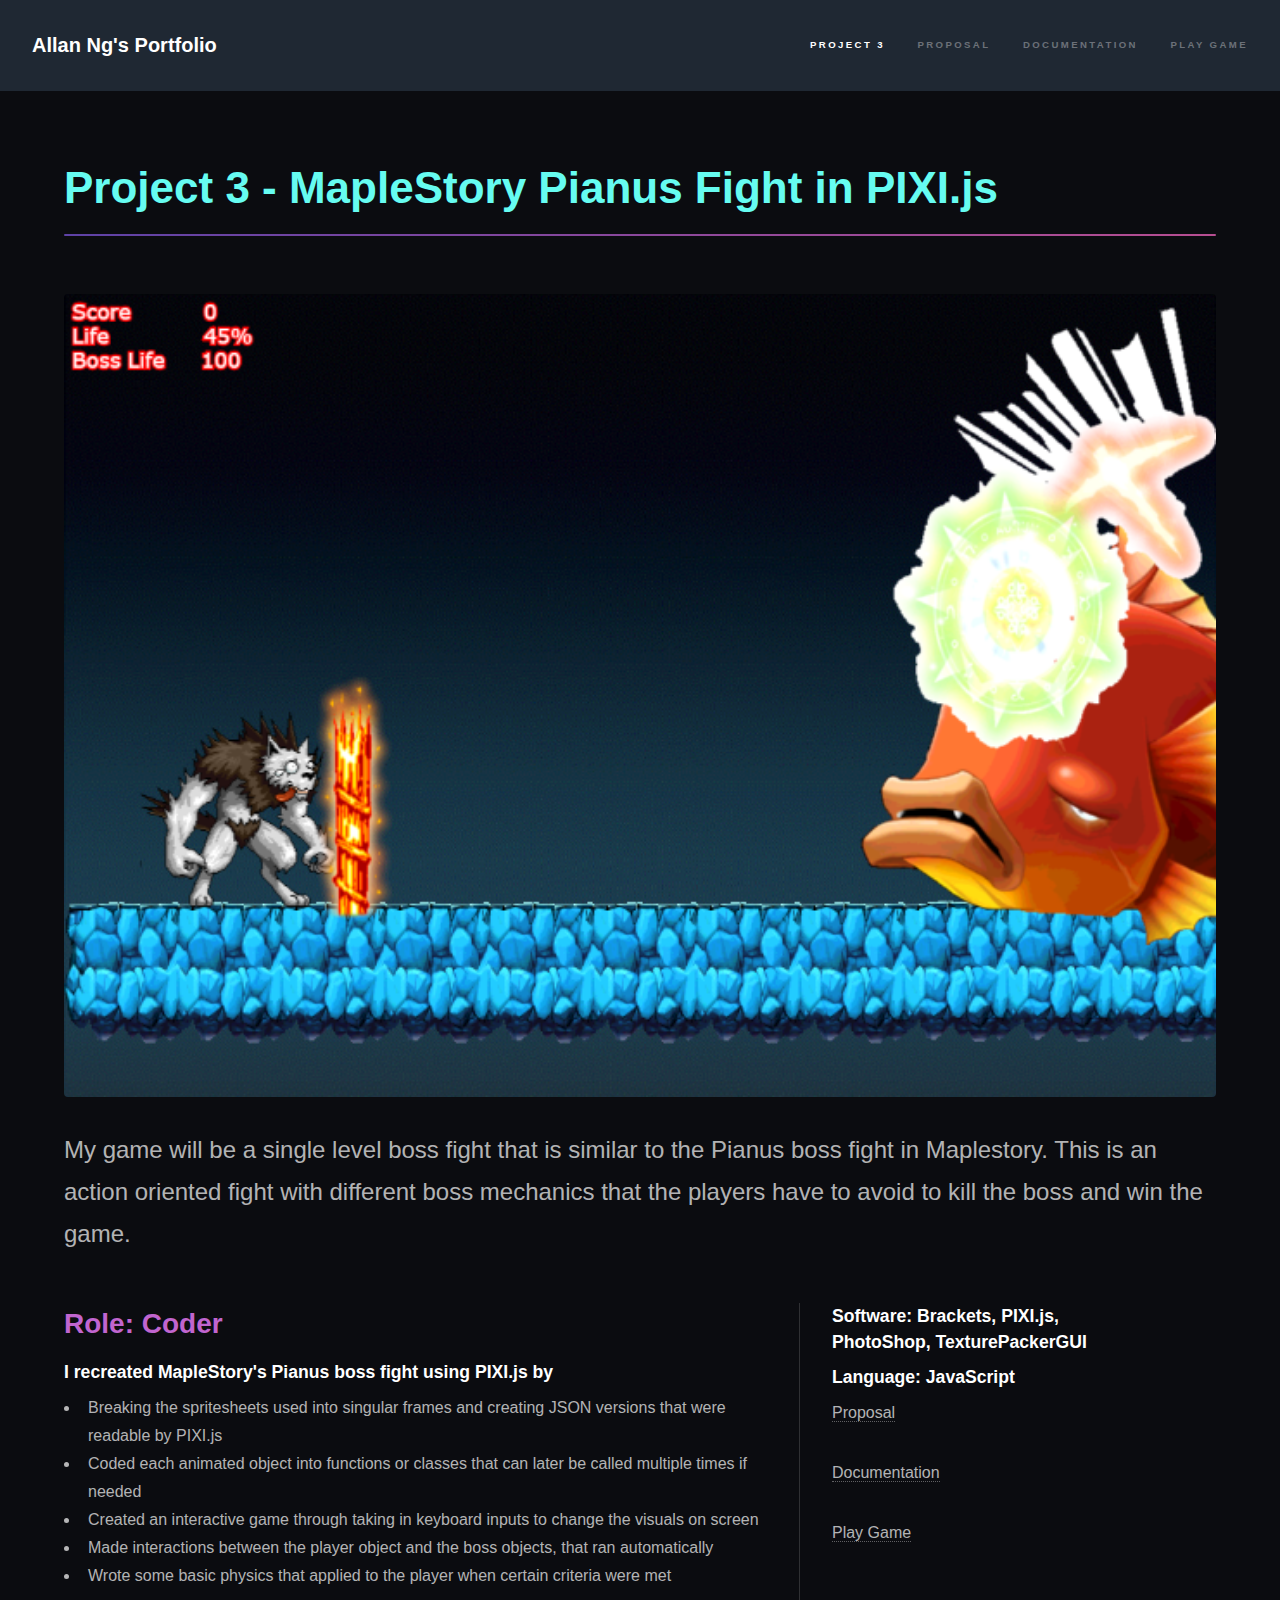
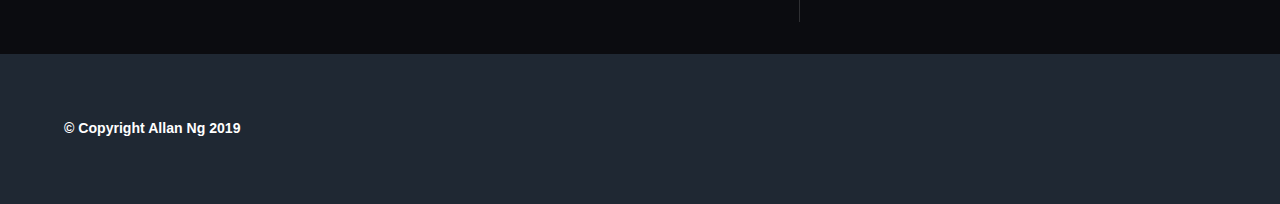
<file: Project_3.html>
<!DOCTYPE HTML>
<!--
	Hyperspace by HTML5 UP
	html5up.net | @ajlkn
	Free for personal and commercial use under the CCA 3.0 license (html5up.net/license)
-->
<html>
	<head>
		<title>Allan Ng's Portfolio</title>
		<meta charset="utf-8" />
		<meta name="viewport" content="width=device-width, initial-scale=1, user-scalable=no" />
		<link rel="stylesheet" href="assets/css/main.css" />
		<noscript><link rel="stylesheet" href="assets/css/noscript.css" /></noscript>
	</head>
	<body class="is-preload">

		<!-- Header -->
			<header id="header">
				<a href="index.html" class="title">Allan Ng's Portfolio</a>
				<nav>
					<ul>
						<li><a href="Project_3.html" class="active">Project 3</a></li>
						<li><a href="Project_3_Proposal.html">Proposal</a></li>
						<li><a href="Project_3_Documentation.html">Documentation</a></li>
						<li><a href="Project_3_Play.html">Play Game</a></li>
					</ul>
				</nav>
			</header>

		<!-- Wrapper -->
			<div id="wrapper">

				<!-- Main -->
					<section id="main" class="wrapper">
						<div class="inner">
							<h1 class="major">Project 3 - MapleStory Pianus Fight in PIXI.js</h1>
							<span class="image fit"><img src="images/Project_3_screenshot.png" alt="pianus fight screenshot" /></span>
							<p id="blurb">My game will be a single level boss fight that is similar to the Pianus boss fight in Maplestory. This is an action oriented fight with different boss mechanics that the players have to avoid to kill the boss and win the game.</p>
                            <div class="split style1">
                                <section>
                                    <h2>Role: Coder</h2>
                                    <h3>I recreated MapleStory's Pianus boss fight using PIXI.js by</h3>
                                    <ul>
                                        <li>Breaking the spritesheets used into singular frames and creating JSON versions that were readable by PIXI.js</li>
                                        <li>Coded each animated object into functions or classes that can later be called multiple times if needed</li>
                                        <li>Created an interactive game through taking in keyboard inputs to change the visuals on screen</li>
                                        <li>Made interactions between the player object and the boss objects, that ran automatically</li>
                                        <li>Wrote some basic physics that applied to the player when certain criteria were met</li>
                                    </ul>
                                </section>
                                <section>
                                    <h3>Software: Brackets, PIXI.js, PhotoShop, TexturePackerGUI</h3>
                                    <h3>Language: JavaScript</h3>
                                    <p><a href="Project_3_Proposal.html"> Proposal</a></p>
                                    <p><a href="Project_3_Documentation.html"> Documentation</a></p>
                                    <p><a href="Project_3_Play.html"> Play Game</a></p>
                                </section>
                            </div>
						</div>
					</section>

			</div>

		<!-- Footer -->
			<footer id="footer" class="wrapper style1-alt">
				<div class="inner">
					<ul class="menu">
						<li><h3>&copy; Copyright Allan Ng 2019</h3></li>
					</ul>
				</div>
			</footer>

		<!-- Scripts -->
			<script src="assets/js/jquery.min.js"></script>
			<script src="assets/js/jquery.scrollex.min.js"></script>
			<script src="assets/js/jquery.scrolly.min.js"></script>
			<script src="assets/js/browser.min.js"></script>
			<script src="assets/js/breakpoints.min.js"></script>
			<script src="assets/js/util.js"></script>
			<script src="assets/js/main.js"></script>

	</body>
</html>
</file>
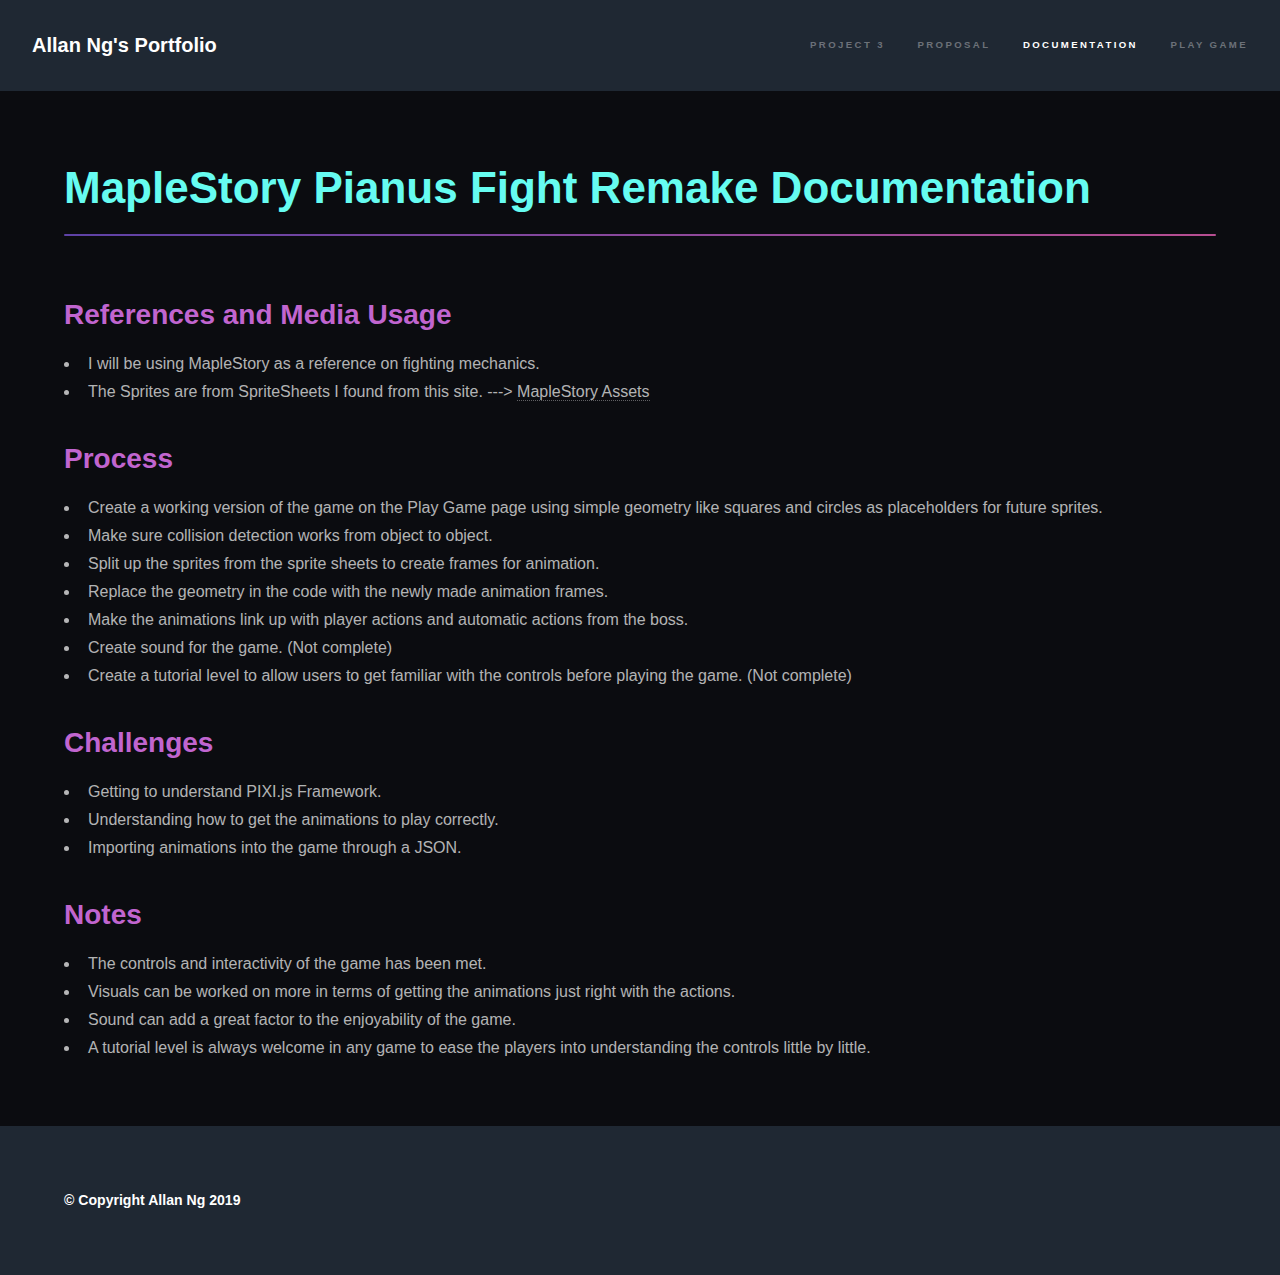
<file: Project_3_Documentation.html>
<!DOCTYPE HTML>
<!--
	Hyperspace by HTML5 UP
	html5up.net | @ajlkn
	Free for personal and commercial use under the CCA 3.0 license (html5up.net/license)
-->
<html>
	<head>
		<title>Allan Ng's Portfolio</title>
		<meta charset="utf-8" />
		<meta name="viewport" content="width=device-width, initial-scale=1, user-scalable=no" />
		<link rel="stylesheet" href="assets/css/main.css" />
		<noscript><link rel="stylesheet" href="assets/css/noscript.css" /></noscript>
	</head>
	<body class="is-preload">

		<!-- Header -->
			<header id="header">
				<a href="index.html" class="title">Allan Ng's Portfolio</a>
				<nav>
					<ul>
						<li><a href="Project_3.html">Project 3</a></li>
						<li><a href="Project_3_Proposal.html">Proposal</a></li>
						<li><a href="Project_3_Documentation.html" class="active">Documentation</a></li>
						<li><a href="Project_3_Play.html">Play Game</a></li>
					</ul>
				</nav>
			</header>

		<!-- Wrapper -->
			<div id="wrapper">

				<!-- Main -->
					<section id="main" class="wrapper">
						<div class="inner">
							<h1 class="major">MapleStory Pianus Fight Remake Documentation</h1>
							<h2>References and Media Usage</h2>
                            <ul>
                                <li>I will be using MapleStory as a reference on fighting mechanics.</li>
                                <li>The Sprites are from SpriteSheets I found from this site. ---> <a href="https://www.spriters-resource.com/pc_computer/maplestory/" target="_blank">MapleStory Assets</a></li>
                            </ul>
                            <h2>Process</h2>
                            <ul>
                                <li>Create a working version of the game on the Play Game page using simple geometry like squares and circles as placeholders for future sprites.</li>
                                <li>Make sure collision detection works from object to object.</li>
                                <li>Split up the sprites from the sprite sheets to create frames for animation.</li>
                                <li>Replace the geometry in the code with the newly made animation frames.</li>
                                <li>Make the animations link up with player actions and automatic actions from the boss.</li>
                                <li>Create sound for the game. (Not complete)</li>
                                <li>Create a tutorial level to allow users to get familiar with the controls before playing the game. (Not complete)</li>
                            </ul>
                            <h2>Challenges</h2>
                            <ul>
                                <li>Getting to understand PIXI.js Framework.</li>
                                <li>Understanding how to get the animations to play correctly.</li>
                                <li>Importing animations into the game through a JSON.</li>
                            </ul>
                            <h2>Notes</h2>
                            <ul>
                                <li>The controls and interactivity of the game has been met.</li>
                                <li>Visuals can be worked on more in terms of getting the animations just right with the actions.</li>
                                <li>Sound can add a great factor to the enjoyability of the game.</li>
                                <li>A tutorial level is always welcome in any game to ease the players into understanding the controls little by little.</li>
                            </ul>
						</div>
					</section>

			</div>

		<!-- Footer -->
			<footer id="footer" class="wrapper style1-alt">
				<div class="inner">
					<ul class="menu">
						<li><h3>&copy; Copyright Allan Ng 2019</h3></li>
					</ul>
				</div>
			</footer>

		<!-- Scripts -->
			<script src="assets/js/jquery.min.js"></script>
			<script src="assets/js/jquery.scrollex.min.js"></script>
			<script src="assets/js/jquery.scrolly.min.js"></script>
			<script src="assets/js/browser.min.js"></script>
			<script src="assets/js/breakpoints.min.js"></script>
			<script src="assets/js/util.js"></script>
			<script src="assets/js/main.js"></script>

	</body>
</html>
</file>
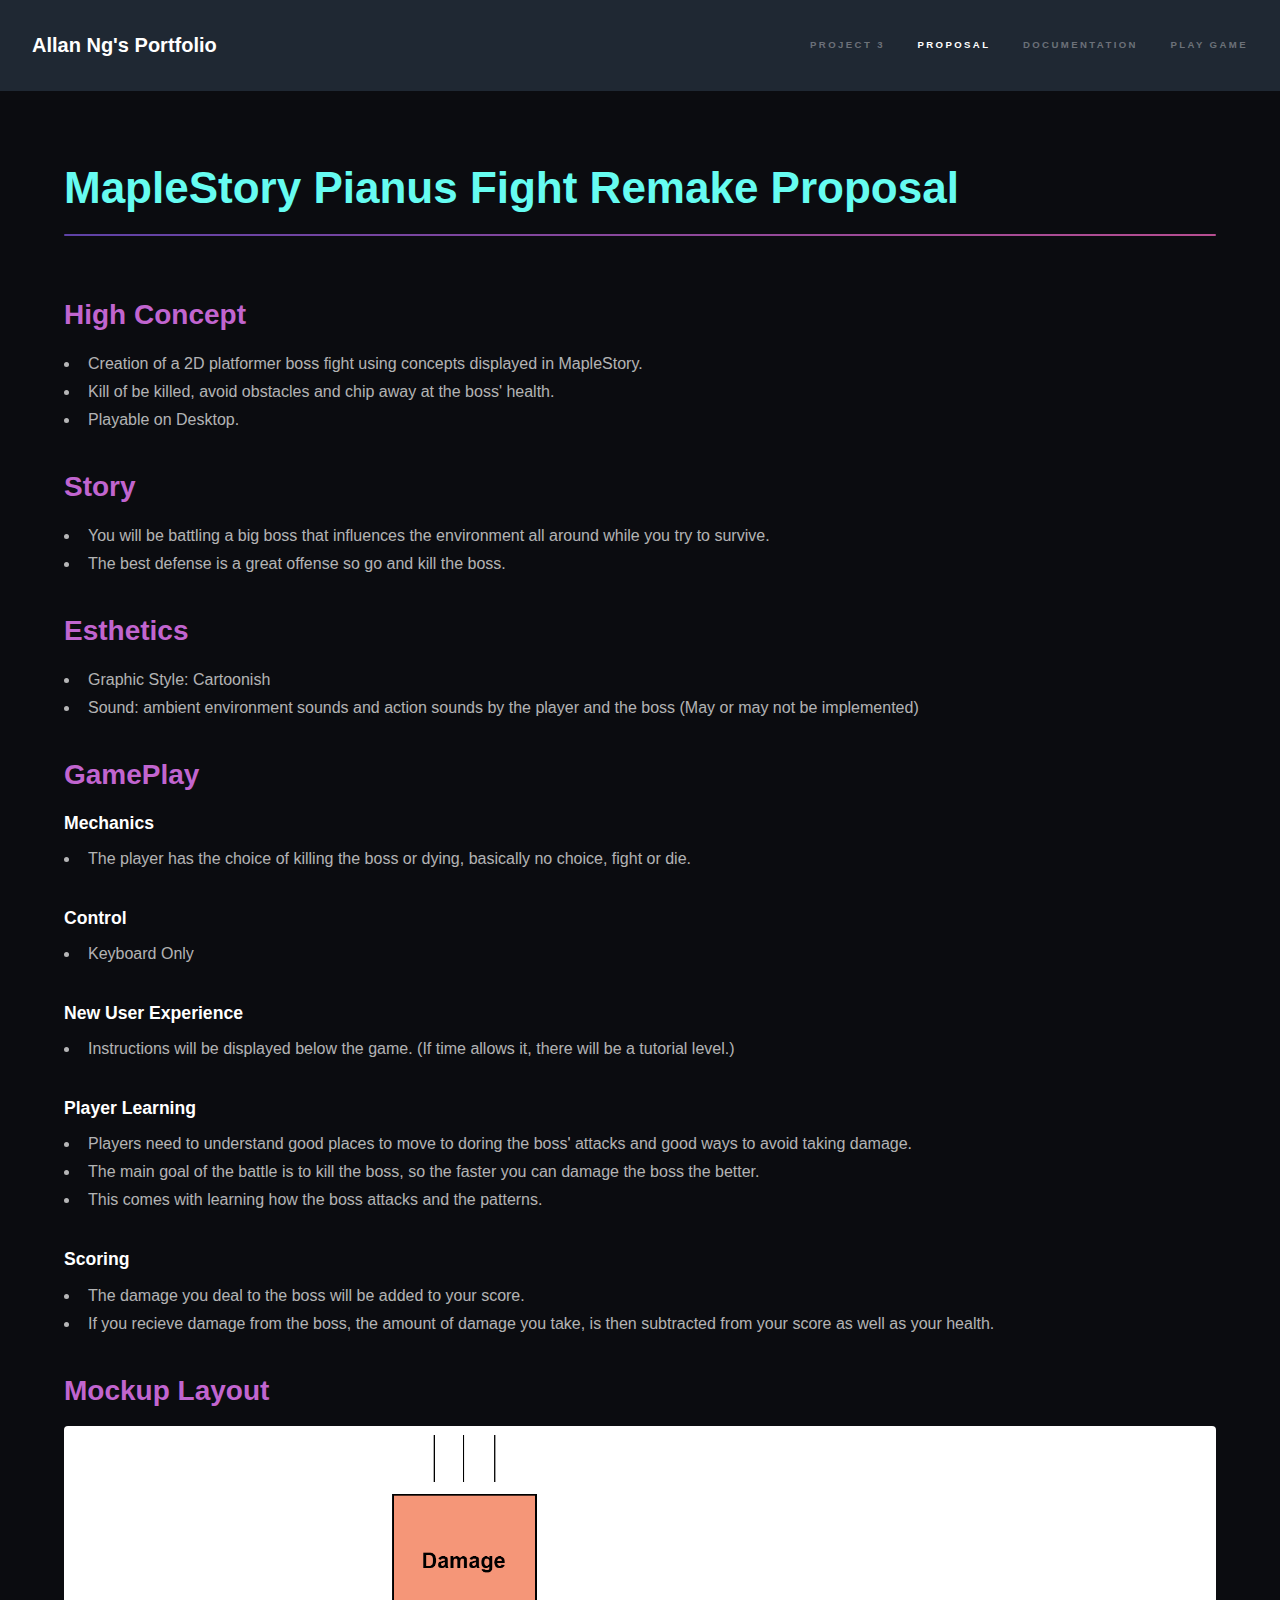
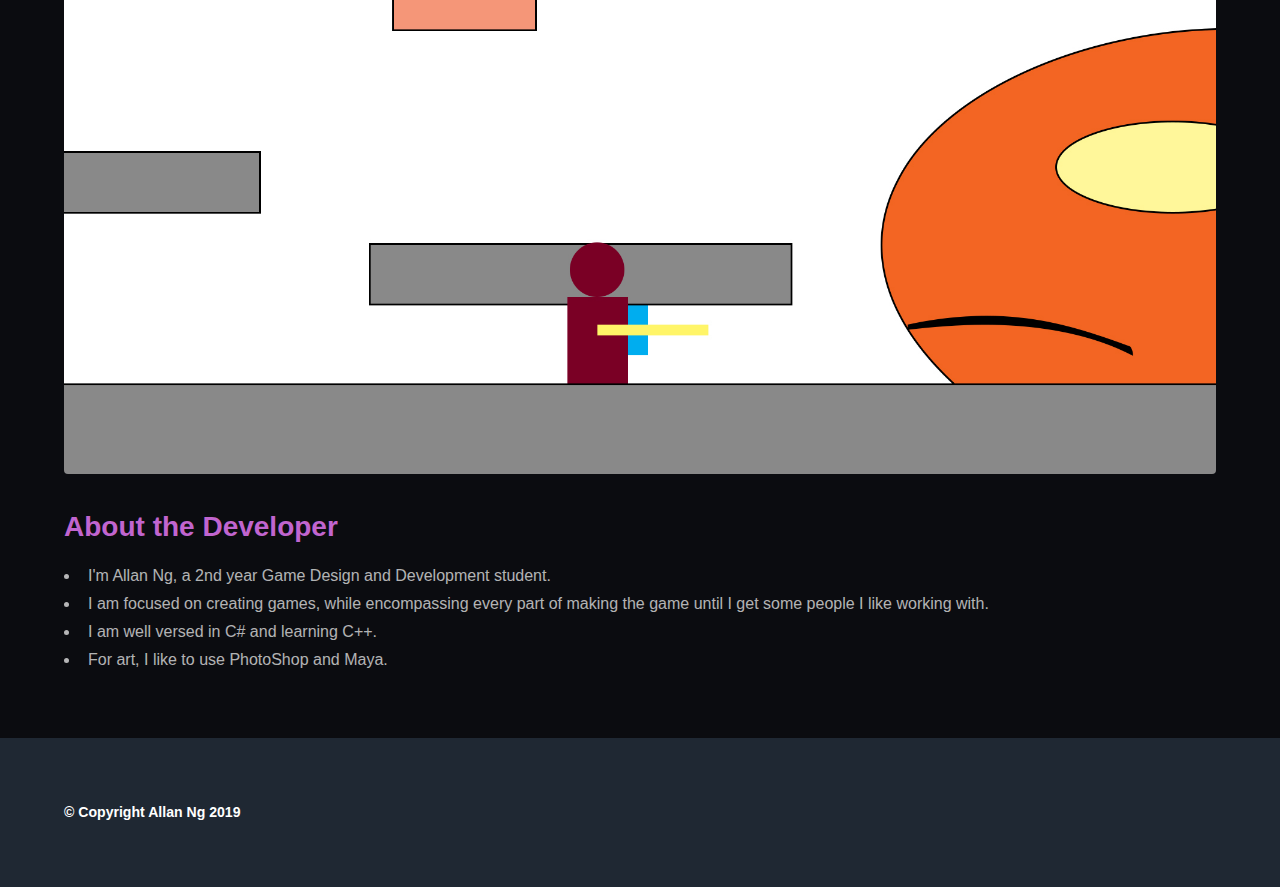
<file: Project_3_Proposal.html>
<!DOCTYPE HTML>
<!--
	Hyperspace by HTML5 UP
	html5up.net | @ajlkn
	Free for personal and commercial use under the CCA 3.0 license (html5up.net/license)
-->
<html>
	<head>
		<title>Allan Ng's Portfolio</title>
		<meta charset="utf-8" />
		<meta name="viewport" content="width=device-width, initial-scale=1, user-scalable=no" />
		<link rel="stylesheet" href="assets/css/main.css" />
		<noscript><link rel="stylesheet" href="assets/css/noscript.css" /></noscript>
	</head>
	<body class="is-preload">

		<!-- Header -->
			<header id="header">
				<a href="index.html" class="title">Allan Ng's Portfolio</a>
				<nav>
					<ul>
						<li><a href="Project_3.html">Project 3</a></li>
						<li><a href="Project_3_Proposal.html" class="active">Proposal</a></li>
						<li><a href="Project_3_Documentation.html">Documentation</a></li>
						<li><a href="Project_3_Play.html">Play Game</a></li>
					</ul>
				</nav>
			</header>

		<!-- Wrapper -->
			<div id="wrapper">

				<!-- Main -->
					<section id="main" class="wrapper">
						<div class="inner">
							<h1 class="major">MapleStory Pianus Fight Remake Proposal</h1>
							<h2>High Concept</h2>
                            <ul>
                                <li>Creation of a 2D platformer boss fight using concepts displayed in MapleStory.</li>
                                <li>Kill of be killed, avoid obstacles and chip away at the boss' health.</li>
                                <li>Playable on Desktop.</li>
                            </ul>
                            <h2>Story</h2>
                            <ul>
                                <li>You will be battling a big boss that influences the environment all around while you try to survive.</li>
                                <li>The best defense is a great offense so go and kill the boss.</li>
                            </ul>
                            <h2>Esthetics</h2>
                            <ul>
                                <li>Graphic Style: Cartoonish</li>
                                <li>Sound: ambient environment sounds and action sounds by the player and the boss (May or may not be implemented)</li>
                            </ul>
                            <h2>GamePlay</h2>
                            <h3>Mechanics</h3>
                            <ul><li>The player has the choice of killing the boss or dying, basically no choice, fight or die.</li></ul>
                            <h3>Control</h3>
                            <ul><li>Keyboard Only</li></ul>
                            <h3>New User Experience</h3>
                            <ul><li>Instructions will be displayed below the game. (If time allows it, there will be a tutorial level.)</li></ul>
                            <h3>Player Learning</h3>
                            <ul>
                                <li>Players need to understand good places to move to doring the boss' attacks and good ways to avoid taking damage.</li>
                                <li>The main goal of the battle is to kill the boss, so the faster you can damage the boss the better.</li>
                                <li>This comes with learning how the boss attacks and the patterns.</li>
                            </ul>
                            <h3>Scoring</h3>
                            <ul>
                                <li>The damage you deal to the boss will be added to your score.</li>
                                <li>If you recieve damage from the boss, the amount of damage you take, is then subtracted from your score as well as your health.</li>
                            </ul>
                            <h2>Mockup Layout</h2>
                            <span class="image fit"><img src="images/mockup1.jpg" alt="pianus fight mockup" /></span>
                            <h2>About the Developer</h2>
                            <ul>
                                <li>I'm Allan Ng, a 2nd year Game Design and Development student.</li>
                                <li>I am focused on creating games, while encompassing every part of making the game until I get some people I like working with.</li>
                                <li>I am well versed in C# and learning C++.</li>
                                <li>For art, I like to use PhotoShop and Maya.</li>
                            </ul>
						</div>
					</section>

			</div>

		<!-- Footer -->
			<footer id="footer" class="wrapper style1-alt">
				<div class="inner">
					<ul class="menu">
						<li><h3>&copy; Copyright Allan Ng 2019</h3></li>
					</ul>
				</div>
			</footer>

		<!-- Scripts -->
			<script src="assets/js/jquery.min.js"></script>
			<script src="assets/js/jquery.scrollex.min.js"></script>
			<script src="assets/js/jquery.scrolly.min.js"></script>
			<script src="assets/js/browser.min.js"></script>
			<script src="assets/js/breakpoints.min.js"></script>
			<script src="assets/js/util.js"></script>
			<script src="assets/js/main.js"></script>

	</body>
</html>
</file>
<file: assets/css/noscript.css>
/*
	Hyperspace by HTML5 UP
	html5up.net | @ajlkn
	Free for personal and commercial use under the CCA 3.0 license (html5up.net/license)
*/

/* Spotlights */

	.spotlights > section > .image:before {
		opacity: 0 !important;
	}

	.spotlights > section > .content > .inner {
		-moz-transform: none !important;
		-webkit-transform: none !important;
		-ms-transform: none !important;
		transform: none !important;
		opacity: 1 !important;
	}

/* Wrapper */

	.wrapper > .inner {
		opacity: 1 !important;
		-moz-transform: none !important;
		-webkit-transform: none !important;
		-ms-transform: none !important;
		transform: none !important;
	}

/* Sidebar */

	#sidebar > .inner {
		opacity: 1 !important;
	}

	#sidebar nav > ul > li {
		-moz-transform: none !important;
		-webkit-transform: none !important;
		-ms-transform: none !important;
		transform: none !important;
		opacity: 1 !important;
	}
</file>
<file: assets/css/main.css>
@import url(fontawesome-all.min.css);

/*
	Hyperspace by HTML5 UP
	html5up.net | @ajlkn
	Free for personal and commercial use under the CCA 3.0 license (html5up.net/license)
*/

html, body, div, span, applet, object,
iframe, h1, h2, h3, h4, h5, h6, p, blockquote,
pre, a, abbr, acronym, address, big, cite,
code, del, dfn, em, img, ins, kbd, q, s, samp,
small, strike, strong, sub, sup, tt, var, b,
u, i, center, dl, dt, dd, ol, ul, li, fieldset,
form, label, legend, table, caption, tbody,
tfoot, thead, tr, th, td, article, aside,
canvas, details, embed, figure, figcaption,
footer, header, hgroup, menu, nav, output, ruby,
section, summary, time, mark, audio, video {
	margin: 0;
	padding: 0;
	border: 0;
	font-size: 100%;
	font: inherit;
	vertical-align: baseline;}

article, aside, details, figcaption, figure,
footer, header, hgroup, menu, nav, section {
	display: block;}

body {
	line-height: 1;
}

ol, ul {
	list-style: none;
}

blockquote, q {
	quotes: none;
}

	blockquote:before, blockquote:after, q:before, q:after {
		content: '';
		content: none;
	}

table {
	border-collapse: collapse;
	border-spacing: 0;
}

body {
	-webkit-text-size-adjust: none;
}

mark {
	background-color: transparent;
	color: inherit;
}

input::-moz-focus-inner {
	border: 0;
	padding: 0;
}

input, select, textarea {
	-moz-appearance: none;
	-webkit-appearance: none;
	-ms-appearance: none;
	appearance: none;
}

/* Basic */

	@-ms-viewport {
		width: device-width;
	}

	body {
		-ms-overflow-style: scrollbar;
	}

	@media screen and (max-width: 480px) {

		html, body {
			min-width: 320px;
		}

	}

	html {
		box-sizing: border-box;
	}

	*, *:before, *:after {
		box-sizing: inherit;
	}

	body {
		background: #0B0C10;
	}

		body.is-preload *, body.is-preload *:before, body.is-preload *:after {
			-moz-animation: none !important;
			-webkit-animation: none !important;
			-ms-animation: none !important;
			animation: none !important;
			-moz-transition: none !important;
			-webkit-transition: none !important;
			-ms-transition: none !important;
			transition: none !important;
		}

/* Type */

	body, input, select, textarea {
		color: rgba(255, 255, 255, 0.7);
		font-family: Arial, Helvetica, sans-serif;
		font-size: 16.5pt;
		font-weight: normal;
		line-height: 1.75;
	}

		@media screen and (max-width: 1680px) {

			body, input, select, textarea {
				font-size: 13pt;
			}

		}

		@media screen and (max-width: 1280px) {

			body, input, select, textarea {
				font-size: 12pt;
			}

		}

		@media screen and (max-width: 360px) {

			body, input, select, textarea {
				font-size: 11pt;
			}

		}

	a {
		-moz-transition: color 0.2s ease, border-bottom-color 0.2s ease;
		-webkit-transition: color 0.2s ease, border-bottom-color 0.2s ease;
		-ms-transition: color 0.2s ease, border-bottom-color 0.2s ease;
		transition: color 0.2s ease, border-bottom-color 0.2s ease;
		border-bottom: dotted 1px rgba(255, 255, 255, 0.35);
		color: inherit;
		text-decoration: none;
	}

		a:hover {
			border-bottom-color: transparent;
			color: #ffffff;
		}

	strong, b {
		color: #ffffff;
		font-weight: bold;
	}

	em, i {
		font-style: italic;
	}

	p {
		margin: 0 0 2em 0;
	}

	h1, h2, h3, h4, h5, h6 {
		color: #ffffff;
		font-weight: bold;
		line-height: 1.5;
		margin: 0 0 0.5em 0;
	}

		h1 a, h2 a, h3 a, h4 a, h5 a, h6 a {
			color: inherit;
			text-decoration: none;
		}

	h1 {
		font-size: 2.75em;
        color:#66fcf1;
	}

    h2{
        color:#c165cf;
    }

		h1.major {
			margin: 0 0 1.3em 0;
			position: relative;
			padding-bottom: 0.35em;
		}

			h1.major:after {
				background-image: -moz-linear-gradient(to right, #5e42a6, #b74e91);
				background-image: -webkit-linear-gradient(to right, #5e42a6, #b74e91);
				background-image: -ms-linear-gradient(to right, #5e42a6, #b74e91);
				background-image: linear-gradient(to right, #5e42a6, #b74e91);
				-moz-transition: max-width 0.2s ease;
				-webkit-transition: max-width 0.2s ease;
				-ms-transition: max-width 0.2s ease;
				transition: max-width 0.2s ease;
				border-radius: 0.2em;
				bottom: 0;
				content: '';
				height: 0.05em;
				position: absolute;
				right: 0;
				width: 100%;
			}

	h2 {
		font-size: 1.75em;
	}

	h3 {
		font-size: 1.1em;
	}

	h4 {
		font-size: 1em;
	}

	h5 {
		font-size: 0.8em;
	}

	h6 {
		font-size: 0.6em;
	}

	@media screen and (max-width: 736px) {

		h1 {
			font-size: 2em;
		}

		h2 {
			font-size: 1.25em;
		}

		h3 {
			font-size: 1em;
		}

		h4 {
			font-size: 0.8em;
		}

		h5 {
			font-size: 0.6em;
		}

		h6 {
			font-size: 0.6em;
		}

	}

	sub {
		font-size: 0.8em;
		position: relative;
		top: 0.5em;
	}

	sup {
		font-size: 0.8em;
		position: relative;
		top: -0.5em;
	}

	blockquote {
		border-left: solid 4px rgba(255, 255, 255, 0.15);
		font-style: italic;
		margin: 0 0 2em 0;
		padding: 0.5em 0 0.5em 2em;
	}

	code {
		background: rgba(255, 255, 255, 0.05);
		border-radius: 0.25em;
		border: solid 1px rgba(255, 255, 255, 0.15);
		font-family: "Courier New", monospace;
		font-size: 0.9em;
		margin: 0 0.25em;
		padding: 0.25em 0.65em;
	}

	pre {
		-webkit-overflow-scrolling: touch;
		font-family: "Courier New", monospace;
		font-size: 0.9em;
		margin: 0 0 2em 0;
	}

		pre code {
			display: block;
			line-height: 1.75em;
			padding: 1em 1.5em;
			overflow-x: auto;
		}

	hr {
		border: 0;
		border-bottom: solid 1px rgba(255, 255, 255, 0.15);
		margin: 2em 0;
	}

		hr.major {
			margin: 3em 0;
		}

	.align-left {
		text-align: left;
	}

	.align-center {
		text-align: center;
	}

	.align-right {
		text-align: right;
	}

/* Row */

	.row {
		display: flex;
		flex-wrap: wrap;
		box-sizing: border-box;
		align-items: stretch;
	}

		.row > * {
			box-sizing: border-box;
		}

		.row.gtr-uniform > * > :last-child {
			margin-bottom: 0;
		}

		.row.aln-left {
			justify-content: flex-start;
		}

		.row.aln-center {
			justify-content: center;
		}

		.row.aln-right {
			justify-content: flex-end;
		}

		.row.aln-top {
			align-items: flex-start;
		}

		.row.aln-middle {
			align-items: center;
		}

		.row.aln-bottom {
			align-items: flex-end;
		}

		.row > .imp {
			order: -1;
		}

		.row > .col-1 {
			width: 8.33333%;
		}

		.row > .off-1 {
			margin-left: 8.33333%;
		}

		.row > .col-2 {
			width: 16.66667%;
		}

		.row > .off-2 {
			margin-left: 16.66667%;
		}

		.row > .col-3 {
			width: 25%;
		}

		.row > .off-3 {
			margin-left: 25%;
		}

		.row > .col-4 {
			width: 33.33333%;
		}

		.row > .off-4 {
			margin-left: 33.33333%;
		}

		.row > .col-5 {
			width: 41.66667%;
		}

		.row > .off-5 {
			margin-left: 41.66667%;
		}

		.row > .col-6 {
			width: 50%;
		}

		.row > .off-6 {
			margin-left: 50%;
		}

		.row > .col-7 {
			width: 58.33333%;
		}

		.row > .off-7 {
			margin-left: 58.33333%;
		}

		.row > .col-8 {
			width: 66.66667%;
		}

		.row > .off-8 {
			margin-left: 66.66667%;
		}

		.row > .col-9 {
			width: 75%;
		}

		.row > .off-9 {
			margin-left: 75%;
		}

		.row > .col-10 {
			width: 83.33333%;
		}

		.row > .off-10 {
			margin-left: 83.33333%;
		}

		.row > .col-11 {
			width: 91.66667%;
		}

		.row > .off-11 {
			margin-left: 91.66667%;
		}

		.row > .col-12 {
			width: 100%;
		}

		.row > .off-12 {
			margin-left: 100%;
		}

		.row.gtr-0 {
			margin-top: 0;
			margin-left: 0em;
		}

			.row.gtr-0 > * {
				padding: 0 0 0 0em;
			}

			.row.gtr-0.gtr-uniform {
				margin-top: 0em;
			}

				.row.gtr-0.gtr-uniform > * {
					padding-top: 0em;
				}

		.row.gtr-25 {
			margin-top: 0;
			margin-left: -0.375em;
		}

			.row.gtr-25 > * {
				padding: 0 0 0 0.375em;
			}

			.row.gtr-25.gtr-uniform {
				margin-top: -0.375em;
			}

				.row.gtr-25.gtr-uniform > * {
					padding-top: 0.375em;
				}

		.row.gtr-50 {
			margin-top: 0;
			margin-left: -0.75em;
		}

			.row.gtr-50 > * {
				padding: 0 0 0 0.75em;
			}

			.row.gtr-50.gtr-uniform {
				margin-top: -0.75em;
			}

				.row.gtr-50.gtr-uniform > * {
					padding-top: 0.75em;
				}

		.row {
			margin-top: 0;
			margin-left: -1.5em;
		}

			.row > * {
				padding: 0 0 0 1.5em;
			}

			.row.gtr-uniform {
				margin-top: -1.5em;
			}

				.row.gtr-uniform > * {
					padding-top: 1.5em;
				}

		.row.gtr-150 {
			margin-top: 0;
			margin-left: -2.25em;
		}

			.row.gtr-150 > * {
				padding: 0 0 0 2.25em;
			}

			.row.gtr-150.gtr-uniform {
				margin-top: -2.25em;
			}

				.row.gtr-150.gtr-uniform > * {
					padding-top: 2.25em;
				}

		.row.gtr-200 {
			margin-top: 0;
			margin-left: -3em;
		}

			.row.gtr-200 > * {
				padding: 0 0 0 3em;
			}

			.row.gtr-200.gtr-uniform {
				margin-top: -3em;
			}

				.row.gtr-200.gtr-uniform > * {
					padding-top: 3em;
				}

		@media screen and (max-width: 1680px) {

			.row {
				display: flex;
				flex-wrap: wrap;
				box-sizing: border-box;
				align-items: stretch;
			}

				.row > * {
					box-sizing: border-box;
				}

				.row.gtr-uniform > * > :last-child {
					margin-bottom: 0;
				}

				.row.aln-left {
					justify-content: flex-start;
				}

				.row.aln-center {
					justify-content: center;
				}

				.row.aln-right {
					justify-content: flex-end;
				}

				.row.aln-top {
					align-items: flex-start;
				}

				.row.aln-middle {
					align-items: center;
				}

				.row.aln-bottom {
					align-items: flex-end;
				}

				.row > .imp-xlarge {
					order: -1;
				}

				.row > .col-1-xlarge {
					width: 8.33333%;
				}

				.row > .off-1-xlarge {
					margin-left: 8.33333%;
				}

				.row > .col-2-xlarge {
					width: 16.66667%;
				}

				.row > .off-2-xlarge {
					margin-left: 16.66667%;
				}

				.row > .col-3-xlarge {
					width: 25%;
				}

				.row > .off-3-xlarge {
					margin-left: 25%;
				}

				.row > .col-4-xlarge {
					width: 33.33333%;
				}

				.row > .off-4-xlarge {
					margin-left: 33.33333%;
				}

				.row > .col-5-xlarge {
					width: 41.66667%;
				}

				.row > .off-5-xlarge {
					margin-left: 41.66667%;
				}

				.row > .col-6-xlarge {
					width: 50%;
				}

				.row > .off-6-xlarge {
					margin-left: 50%;
				}

				.row > .col-7-xlarge {
					width: 58.33333%;
				}

				.row > .off-7-xlarge {
					margin-left: 58.33333%;
				}

				.row > .col-8-xlarge {
					width: 66.66667%;
				}

				.row > .off-8-xlarge {
					margin-left: 66.66667%;
				}

				.row > .col-9-xlarge {
					width: 75%;
				}

				.row > .off-9-xlarge {
					margin-left: 75%;
				}

				.row > .col-10-xlarge {
					width: 83.33333%;
				}

				.row > .off-10-xlarge {
					margin-left: 83.33333%;
				}

				.row > .col-11-xlarge {
					width: 91.66667%;
				}

				.row > .off-11-xlarge {
					margin-left: 91.66667%;
				}

				.row > .col-12-xlarge {
					width: 100%;
				}

				.row > .off-12-xlarge {
					margin-left: 100%;
				}

				.row.gtr-0 {
					margin-top: 0;
					margin-left: 0em;
				}

					.row.gtr-0 > * {
						padding: 0 0 0 0em;
					}

					.row.gtr-0.gtr-uniform {
						margin-top: 0em;
					}

						.row.gtr-0.gtr-uniform > * {
							padding-top: 0em;
						}

				.row.gtr-25 {
					margin-top: 0;
					margin-left: -0.375em;
				}

					.row.gtr-25 > * {
						padding: 0 0 0 0.375em;
					}

					.row.gtr-25.gtr-uniform {
						margin-top: -0.375em;
					}

						.row.gtr-25.gtr-uniform > * {
							padding-top: 0.375em;
						}

				.row.gtr-50 {
					margin-top: 0;
					margin-left: -0.75em;
				}

					.row.gtr-50 > * {
						padding: 0 0 0 0.75em;
					}

					.row.gtr-50.gtr-uniform {
						margin-top: -0.75em;
					}

						.row.gtr-50.gtr-uniform > * {
							padding-top: 0.75em;
						}

				.row {
					margin-top: 0;
					margin-left: -1.5em;
				}

					.row > * {
						padding: 0 0 0 1.5em;
					}

					.row.gtr-uniform {
						margin-top: -1.5em;
					}

						.row.gtr-uniform > * {
							padding-top: 1.5em;
						}

				.row.gtr-150 {
					margin-top: 0;
					margin-left: -2.25em;
				}

					.row.gtr-150 > * {
						padding: 0 0 0 2.25em;
					}

					.row.gtr-150.gtr-uniform {
						margin-top: -2.25em;
					}

						.row.gtr-150.gtr-uniform > * {
							padding-top: 2.25em;
						}

				.row.gtr-200 {
					margin-top: 0;
					margin-left: -3em;
				}

					.row.gtr-200 > * {
						padding: 0 0 0 3em;
					}

					.row.gtr-200.gtr-uniform {
						margin-top: -3em;
					}

						.row.gtr-200.gtr-uniform > * {
							padding-top: 3em;
						}

		}

		@media screen and (max-width: 1280px) {

			.row {
				display: flex;
				flex-wrap: wrap;
				box-sizing: border-box;
				align-items: stretch;
			}

				.row > * {
					box-sizing: border-box;
				}

				.row.gtr-uniform > * > :last-child {
					margin-bottom: 0;
				}

				.row.aln-left {
					justify-content: flex-start;
				}

				.row.aln-center {
					justify-content: center;
				}

				.row.aln-right {
					justify-content: flex-end;
				}

				.row.aln-top {
					align-items: flex-start;
				}

				.row.aln-middle {
					align-items: center;
				}

				.row.aln-bottom {
					align-items: flex-end;
				}

				.row > .imp-large {
					order: -1;
				}

				.row > .col-1-large {
					width: 8.33333%;
				}

				.row > .off-1-large {
					margin-left: 8.33333%;
				}

				.row > .col-2-large {
					width: 16.66667%;
				}

				.row > .off-2-large {
					margin-left: 16.66667%;
				}

				.row > .col-3-large {
					width: 25%;
				}

				.row > .off-3-large {
					margin-left: 25%;
				}

				.row > .col-4-large {
					width: 33.33333%;
				}

				.row > .off-4-large {
					margin-left: 33.33333%;
				}

				.row > .col-5-large {
					width: 41.66667%;
				}

				.row > .off-5-large {
					margin-left: 41.66667%;
				}

				.row > .col-6-large {
					width: 50%;
				}

				.row > .off-6-large {
					margin-left: 50%;
				}

				.row > .col-7-large {
					width: 58.33333%;
				}

				.row > .off-7-large {
					margin-left: 58.33333%;
				}

				.row > .col-8-large {
					width: 66.66667%;
				}

				.row > .off-8-large {
					margin-left: 66.66667%;
				}

				.row > .col-9-large {
					width: 75%;
				}

				.row > .off-9-large {
					margin-left: 75%;
				}

				.row > .col-10-large {
					width: 83.33333%;
				}

				.row > .off-10-large {
					margin-left: 83.33333%;
				}

				.row > .col-11-large {
					width: 91.66667%;
				}

				.row > .off-11-large {
					margin-left: 91.66667%;
				}

				.row > .col-12-large {
					width: 100%;
				}

				.row > .off-12-large {
					margin-left: 100%;
				}

				.row.gtr-0 {
					margin-top: 0;
					margin-left: 0em;
				}

					.row.gtr-0 > * {
						padding: 0 0 0 0em;
					}

					.row.gtr-0.gtr-uniform {
						margin-top: 0em;
					}

						.row.gtr-0.gtr-uniform > * {
							padding-top: 0em;
						}

				.row.gtr-25 {
					margin-top: 0;
					margin-left: -0.375em;
				}

					.row.gtr-25 > * {
						padding: 0 0 0 0.375em;
					}

					.row.gtr-25.gtr-uniform {
						margin-top: -0.375em;
					}

						.row.gtr-25.gtr-uniform > * {
							padding-top: 0.375em;
						}

				.row.gtr-50 {
					margin-top: 0;
					margin-left: -0.75em;
				}

					.row.gtr-50 > * {
						padding: 0 0 0 0.75em;
					}

					.row.gtr-50.gtr-uniform {
						margin-top: -0.75em;
					}

						.row.gtr-50.gtr-uniform > * {
							padding-top: 0.75em;
						}

				.row {
					margin-top: 0;
					margin-left: -1.5em;
				}

					.row > * {
						padding: 0 0 0 1.5em;
					}

					.row.gtr-uniform {
						margin-top: -1.5em;
					}

						.row.gtr-uniform > * {
							padding-top: 1.5em;
						}

				.row.gtr-150 {
					margin-top: 0;
					margin-left: -2.25em;
				}

					.row.gtr-150 > * {
						padding: 0 0 0 2.25em;
					}

					.row.gtr-150.gtr-uniform {
						margin-top: -2.25em;
					}

						.row.gtr-150.gtr-uniform > * {
							padding-top: 2.25em;
						}

				.row.gtr-200 {
					margin-top: 0;
					margin-left: -3em;
				}

					.row.gtr-200 > * {
						padding: 0 0 0 3em;
					}

					.row.gtr-200.gtr-uniform {
						margin-top: -3em;
					}

						.row.gtr-200.gtr-uniform > * {
							padding-top: 3em;
						}

		}

		@media screen and (max-width: 980px) {

			.row {
				display: flex;
				flex-wrap: wrap;
				box-sizing: border-box;
				align-items: stretch;
			}

				.row > * {
					box-sizing: border-box;
				}

				.row.gtr-uniform > * > :last-child {
					margin-bottom: 0;
				}

				.row.aln-left {
					justify-content: flex-start;
				}

				.row.aln-center {
					justify-content: center;
				}

				.row.aln-right {
					justify-content: flex-end;
				}

				.row.aln-top {
					align-items: flex-start;
				}

				.row.aln-middle {
					align-items: center;
				}

				.row.aln-bottom {
					align-items: flex-end;
				}

				.row > .imp-medium {
					order: -1;
				}

				.row > .col-1-medium {
					width: 8.33333%;
				}

				.row > .off-1-medium {
					margin-left: 8.33333%;
				}

				.row > .col-2-medium {
					width: 16.66667%;
				}

				.row > .off-2-medium {
					margin-left: 16.66667%;
				}

				.row > .col-3-medium {
					width: 25%;
				}

				.row > .off-3-medium {
					margin-left: 25%;
				}

				.row > .col-4-medium {
					width: 33.33333%;
				}

				.row > .off-4-medium {
					margin-left: 33.33333%;
				}

				.row > .col-5-medium {
					width: 41.66667%;
				}

				.row > .off-5-medium {
					margin-left: 41.66667%;
				}

				.row > .col-6-medium {
					width: 50%;
				}

				.row > .off-6-medium {
					margin-left: 50%;
				}

				.row > .col-7-medium {
					width: 58.33333%;
				}

				.row > .off-7-medium {
					margin-left: 58.33333%;
				}

				.row > .col-8-medium {
					width: 66.66667%;
				}

				.row > .off-8-medium {
					margin-left: 66.66667%;
				}

				.row > .col-9-medium {
					width: 75%;
				}

				.row > .off-9-medium {
					margin-left: 75%;
				}

				.row > .col-10-medium {
					width: 83.33333%;
				}

				.row > .off-10-medium {
					margin-left: 83.33333%;
				}

				.row > .col-11-medium {
					width: 91.66667%;
				}

				.row > .off-11-medium {
					margin-left: 91.66667%;
				}

				.row > .col-12-medium {
					width: 100%;
				}

				.row > .off-12-medium {
					margin-left: 100%;
				}

				.row.gtr-0 {
					margin-top: 0;
					margin-left: 0em;
				}

					.row.gtr-0 > * {
						padding: 0 0 0 0em;
					}

					.row.gtr-0.gtr-uniform {
						margin-top: 0em;
					}

						.row.gtr-0.gtr-uniform > * {
							padding-top: 0em;
						}

				.row.gtr-25 {
					margin-top: 0;
					margin-left: -0.375em;
				}

					.row.gtr-25 > * {
						padding: 0 0 0 0.375em;
					}

					.row.gtr-25.gtr-uniform {
						margin-top: -0.375em;
					}

						.row.gtr-25.gtr-uniform > * {
							padding-top: 0.375em;
						}

				.row.gtr-50 {
					margin-top: 0;
					margin-left: -0.75em;
				}

					.row.gtr-50 > * {
						padding: 0 0 0 0.75em;
					}

					.row.gtr-50.gtr-uniform {
						margin-top: -0.75em;
					}

						.row.gtr-50.gtr-uniform > * {
							padding-top: 0.75em;
						}

				.row {
					margin-top: 0;
					margin-left: -1.5em;
				}

					.row > * {
						padding: 0 0 0 1.5em;
					}

					.row.gtr-uniform {
						margin-top: -1.5em;
					}

						.row.gtr-uniform > * {
							padding-top: 1.5em;
						}

				.row.gtr-150 {
					margin-top: 0;
					margin-left: -2.25em;
				}

					.row.gtr-150 > * {
						padding: 0 0 0 2.25em;
					}

					.row.gtr-150.gtr-uniform {
						margin-top: -2.25em;
					}

						.row.gtr-150.gtr-uniform > * {
							padding-top: 2.25em;
						}

				.row.gtr-200 {
					margin-top: 0;
					margin-left: -3em;
				}

					.row.gtr-200 > * {
						padding: 0 0 0 3em;
					}

					.row.gtr-200.gtr-uniform {
						margin-top: -3em;
					}

						.row.gtr-200.gtr-uniform > * {
							padding-top: 3em;
						}

		}

		@media screen and (max-width: 736px) {

			.row {
				display: flex;
				flex-wrap: wrap;
				box-sizing: border-box;
				align-items: stretch;
			}

				.row > * {
					box-sizing: border-box;
				}

				.row.gtr-uniform > * > :last-child {
					margin-bottom: 0;
				}

				.row.aln-left {
					justify-content: flex-start;
				}

				.row.aln-center {
					justify-content: center;
				}

				.row.aln-right {
					justify-content: flex-end;
				}

				.row.aln-top {
					align-items: flex-start;
				}

				.row.aln-middle {
					align-items: center;
				}

				.row.aln-bottom {
					align-items: flex-end;
				}

				.row > .imp-small {
					order: -1;
				}

				.row > .col-1-small {
					width: 8.33333%;
				}

				.row > .off-1-small {
					margin-left: 8.33333%;
				}

				.row > .col-2-small {
					width: 16.66667%;
				}

				.row > .off-2-small {
					margin-left: 16.66667%;
				}

				.row > .col-3-small {
					width: 25%;
				}

				.row > .off-3-small {
					margin-left: 25%;
				}

				.row > .col-4-small {
					width: 33.33333%;
				}

				.row > .off-4-small {
					margin-left: 33.33333%;
				}

				.row > .col-5-small {
					width: 41.66667%;
				}

				.row > .off-5-small {
					margin-left: 41.66667%;
				}

				.row > .col-6-small {
					width: 50%;
				}

				.row > .off-6-small {
					margin-left: 50%;
				}

				.row > .col-7-small {
					width: 58.33333%;
				}

				.row > .off-7-small {
					margin-left: 58.33333%;
				}

				.row > .col-8-small {
					width: 66.66667%;
				}

				.row > .off-8-small {
					margin-left: 66.66667%;
				}

				.row > .col-9-small {
					width: 75%;
				}

				.row > .off-9-small {
					margin-left: 75%;
				}

				.row > .col-10-small {
					width: 83.33333%;
				}

				.row > .off-10-small {
					margin-left: 83.33333%;
				}

				.row > .col-11-small {
					width: 91.66667%;
				}

				.row > .off-11-small {
					margin-left: 91.66667%;
				}

				.row > .col-12-small {
					width: 100%;
				}

				.row > .off-12-small {
					margin-left: 100%;
				}

				.row.gtr-0 {
					margin-top: 0;
					margin-left: 0em;
				}

					.row.gtr-0 > * {
						padding: 0 0 0 0em;
					}

					.row.gtr-0.gtr-uniform {
						margin-top: 0em;
					}

						.row.gtr-0.gtr-uniform > * {
							padding-top: 0em;
						}

				.row.gtr-25 {
					margin-top: 0;
					margin-left: -0.375em;
				}

					.row.gtr-25 > * {
						padding: 0 0 0 0.375em;
					}

					.row.gtr-25.gtr-uniform {
						margin-top: -0.375em;
					}

						.row.gtr-25.gtr-uniform > * {
							padding-top: 0.375em;
						}

				.row.gtr-50 {
					margin-top: 0;
					margin-left: -0.75em;
				}

					.row.gtr-50 > * {
						padding: 0 0 0 0.75em;
					}

					.row.gtr-50.gtr-uniform {
						margin-top: -0.75em;
					}

						.row.gtr-50.gtr-uniform > * {
							padding-top: 0.75em;
						}

				.row {
					margin-top: 0;
					margin-left: -1.5em;
				}

					.row > * {
						padding: 0 0 0 1.5em;
					}

					.row.gtr-uniform {
						margin-top: -1.5em;
					}

						.row.gtr-uniform > * {
							padding-top: 1.5em;
						}

				.row.gtr-150 {
					margin-top: 0;
					margin-left: -2.25em;
				}

					.row.gtr-150 > * {
						padding: 0 0 0 2.25em;
					}

					.row.gtr-150.gtr-uniform {
						margin-top: -2.25em;
					}

						.row.gtr-150.gtr-uniform > * {
							padding-top: 2.25em;
						}

				.row.gtr-200 {
					margin-top: 0;
					margin-left: -3em;
				}

					.row.gtr-200 > * {
						padding: 0 0 0 3em;
					}

					.row.gtr-200.gtr-uniform {
						margin-top: -3em;
					}

						.row.gtr-200.gtr-uniform > * {
							padding-top: 3em;
						}

		}

		@media screen and (max-width: 480px) {

			.row {
				display: flex;
				flex-wrap: wrap;
				box-sizing: border-box;
				align-items: stretch;
			}

				.row > * {
					box-sizing: border-box;
				}

				.row.gtr-uniform > * > :last-child {
					margin-bottom: 0;
				}

				.row.aln-left {
					justify-content: flex-start;
				}

				.row.aln-center {
					justify-content: center;
				}

				.row.aln-right {
					justify-content: flex-end;
				}

				.row.aln-top {
					align-items: flex-start;
				}

				.row.aln-middle {
					align-items: center;
				}

				.row.aln-bottom {
					align-items: flex-end;
				}

				.row > .imp-xsmall {
					order: -1;
				}

				.row > .col-1-xsmall {
					width: 8.33333%;
				}

				.row > .off-1-xsmall {
					margin-left: 8.33333%;
				}

				.row > .col-2-xsmall {
					width: 16.66667%;
				}

				.row > .off-2-xsmall {
					margin-left: 16.66667%;
				}

				.row > .col-3-xsmall {
					width: 25%;
				}

				.row > .off-3-xsmall {
					margin-left: 25%;
				}

				.row > .col-4-xsmall {
					width: 33.33333%;
				}

				.row > .off-4-xsmall {
					margin-left: 33.33333%;
				}

				.row > .col-5-xsmall {
					width: 41.66667%;
				}

				.row > .off-5-xsmall {
					margin-left: 41.66667%;
				}

				.row > .col-6-xsmall {
					width: 50%;
				}

				.row > .off-6-xsmall {
					margin-left: 50%;
				}

				.row > .col-7-xsmall {
					width: 58.33333%;
				}

				.row > .off-7-xsmall {
					margin-left: 58.33333%;
				}

				.row > .col-8-xsmall {
					width: 66.66667%;
				}

				.row > .off-8-xsmall {
					margin-left: 66.66667%;
				}

				.row > .col-9-xsmall {
					width: 75%;
				}

				.row > .off-9-xsmall {
					margin-left: 75%;
				}

				.row > .col-10-xsmall {
					width: 83.33333%;
				}

				.row > .off-10-xsmall {
					margin-left: 83.33333%;
				}

				.row > .col-11-xsmall {
					width: 91.66667%;
				}

				.row > .off-11-xsmall {
					margin-left: 91.66667%;
				}

				.row > .col-12-xsmall {
					width: 100%;
				}

				.row > .off-12-xsmall {
					margin-left: 100%;
				}

				.row.gtr-0 {
					margin-top: 0;
					margin-left: 0em;
				}

					.row.gtr-0 > * {
						padding: 0 0 0 0em;
					}

					.row.gtr-0.gtr-uniform {
						margin-top: 0em;
					}

						.row.gtr-0.gtr-uniform > * {
							padding-top: 0em;
						}

				.row.gtr-25 {
					margin-top: 0;
					margin-left: -0.375em;
				}

					.row.gtr-25 > * {
						padding: 0 0 0 0.375em;
					}

					.row.gtr-25.gtr-uniform {
						margin-top: -0.375em;
					}

						.row.gtr-25.gtr-uniform > * {
							padding-top: 0.375em;
						}

				.row.gtr-50 {
					margin-top: 0;
					margin-left: -0.75em;
				}

					.row.gtr-50 > * {
						padding: 0 0 0 0.75em;
					}

					.row.gtr-50.gtr-uniform {
						margin-top: -0.75em;
					}

						.row.gtr-50.gtr-uniform > * {
							padding-top: 0.75em;
						}

				.row {
					margin-top: 0;
					margin-left: -1.5em;
				}

					.row > * {
						padding: 0 0 0 1.5em;
					}

					.row.gtr-uniform {
						margin-top: -1.5em;
					}

						.row.gtr-uniform > * {
							padding-top: 1.5em;
						}

				.row.gtr-150 {
					margin-top: 0;
					margin-left: -2.25em;
				}

					.row.gtr-150 > * {
						padding: 0 0 0 2.25em;
					}

					.row.gtr-150.gtr-uniform {
						margin-top: -2.25em;
					}

						.row.gtr-150.gtr-uniform > * {
							padding-top: 2.25em;
						}

				.row.gtr-200 {
					margin-top: 0;
					margin-left: -3em;
				}

					.row.gtr-200 > * {
						padding: 0 0 0 3em;
					}

					.row.gtr-200.gtr-uniform {
						margin-top: -3em;
					}

						.row.gtr-200.gtr-uniform > * {
							padding-top: 3em;
						}

		}

/* Box */

	.box {
		border-radius: 0.25em;
		border: solid 1px rgba(255, 255, 255, 0.15);
		margin-bottom: 2em;
		padding: 1.5em;
	}

		.box > :last-child,
		.box > :last-child > :last-child,
		.box > :last-child > :last-child > :last-child {
			margin-bottom: 0;
		}

		.box.alt {
			border: 0;
			border-radius: 0;
			padding: 0;
		}

/* Button */

	input[type="submit"],
	input[type="reset"],
	input[type="button"],
	button,
	.button {
		-moz-appearance: none;
		-webkit-appearance: none;
		-ms-appearance: none;
		appearance: none;
		-moz-transition: border-color 0.2s ease;
		-webkit-transition: border-color 0.2s ease;
		-ms-transition: border-color 0.2s ease;
		transition: border-color 0.2s ease;
		background-color: transparent;
		border: solid 1px !important;
		border-color: rgba(255, 255, 255, 0.15) !important;
		border-radius: 3em;
		color: #ffffff !important;
		cursor: pointer;
		display: inline-block;
		font-size: 0.6em;
		font-weight: bold;
		height: calc(4.75em + 2px);
		letter-spacing: 0.25em;
		line-height: 4.75em;
		outline: 0;
		padding: 0 3.75em;
		position: relative;
		text-align: center;
		text-decoration: none;
		text-transform: uppercase;
		white-space: nowrap;
	}

		input[type="submit"]:after,
		input[type="reset"]:after,
		input[type="button"]:after,
		button:after,
		.button:after {
			-moz-transform: scale(0.25);
			-webkit-transform: scale(0.25);
			-ms-transform: scale(0.25);
			transform: scale(0.25);
			pointer-events: none;
			-moz-transition: opacity 0.2s ease, -moz-transform 0.2s ease;
			-webkit-transition: opacity 0.2s ease, -webkit-transform 0.2s ease;
			-ms-transition: opacity 0.2s ease, -ms-transform 0.2s ease;
			transition: opacity 0.2s ease, transform 0.2s ease;
			background: #ffffff;
			border-radius: 3em;
			content: '';
			height: 100%;
			left: 0;
			opacity: 0;
			position: absolute;
			top: 0;
			width: 100%;
		}

		input[type="submit"].icon:before,
		input[type="reset"].icon:before,
		input[type="button"].icon:before,
		button.icon:before,
		.button.icon:before {
			margin-right: 0.75em;
		}

		input[type="submit"].fit,
		input[type="reset"].fit,
		input[type="button"].fit,
		button.fit,
		.button.fit {
			width: 100%;
		}

		input[type="submit"].small,
		input[type="reset"].small,
		input[type="button"].small,
		button.small,
		.button.small {
			font-size: 0.4em;
		}

		input[type="submit"].large,
		input[type="reset"].large,
		input[type="button"].large,
		button.large,
		.button.large {
			font-size: 0.8em;
		}

		input[type="submit"].primary,
		input[type="reset"].primary,
		input[type="button"].primary,
		button.primary,
		.button.primary {
			background-color: #ffffff;
			color: #312450 !important;
		}

			input[type="submit"].primary:after,
			input[type="reset"].primary:after,
			input[type="button"].primary:after,
			button.primary:after,
			.button.primary:after {
				display: none;
			}

		input[type="submit"].disabled, input[type="submit"]:disabled,
		input[type="reset"].disabled,
		input[type="reset"]:disabled,
		input[type="button"].disabled,
		input[type="button"]:disabled,
		button.disabled,
		button:disabled,
		.button.disabled,
		.button:disabled {
			cursor: default;
			opacity: 0.5;
			pointer-events: none;
		}

		input[type="submit"]:hover,
		input[type="reset"]:hover,
		input[type="button"]:hover,
		button:hover,
		.button:hover {
			border-color: rgba(255, 255, 255, 0.55) !important;
		}

			input[type="submit"]:hover:after,
			input[type="reset"]:hover:after,
			input[type="button"]:hover:after,
			button:hover:after,
			.button:hover:after {
				opacity: 0.05;
				-moz-transform: scale(1);
				-webkit-transform: scale(1);
				-ms-transform: scale(1);
				transform: scale(1);
			}

			input[type="submit"]:hover:active,
			input[type="reset"]:hover:active,
			input[type="button"]:hover:active,
			button:hover:active,
			.button:hover:active {
				border-color: #ffffff !important;
			}

				input[type="submit"]:hover:active:after,
				input[type="reset"]:hover:active:after,
				input[type="button"]:hover:active:after,
				button:hover:active:after,
				.button:hover:active:after {
					opacity: 0.1;
				}

/* Features */

	.features {
		display: -moz-flex;
		display: -webkit-flex;
		display: -ms-flex;
		display: flex;
		-moz-flex-wrap: wrap;
		-webkit-flex-wrap: wrap;
		-ms-flex-wrap: wrap;
		flex-wrap: wrap;
		border-radius: 0.25em;
		border: solid 1px rgba(255, 255, 255, 0.15);
		background: rgba(255, 255, 255, 0.05);
		margin: 0 0 2em 0;
	}

		.features section {
			padding: 3.5em 3em 1em 7em ;
			width: 50%;
			border-top: solid 1px rgba(255, 255, 255, 0.15);
			position: relative;
		}

			.features section:nth-child(-n + 2) {
				border-top-width: 0;
			}

			.features section:nth-child(2n) {
				border-left: solid 1px rgba(255, 255, 255, 0.15);
			}

			.features section .icon {
				-moz-transition: opacity 0.5s ease, -moz-transform 0.5s ease;
				-webkit-transition: opacity 0.5s ease, -webkit-transform 0.5s ease;
				-ms-transition: opacity 0.5s ease, -ms-transform 0.5s ease;
				transition: opacity 0.5s ease, transform 0.5s ease;
				-moz-transition-delay: 1s;
				-webkit-transition-delay: 1s;
				-ms-transition-delay: 1s;
				transition-delay: 1s;
				-moz-transform: scale(1);
				-webkit-transform: scale(1);
				-ms-transform: scale(1);
				transform: scale(1);
				position: absolute;
				left: 3em;
				top: 3em;
				opacity: 1;
			}

			.features section:nth-child(1) .icon {
				-moz-transition-delay: 0.15s;
				-webkit-transition-delay: 0.15s;
				-ms-transition-delay: 0.15s;
				transition-delay: 0.15s;
			}

			.features section:nth-child(2) .icon {
				-moz-transition-delay: 0.3s;
				-webkit-transition-delay: 0.3s;
				-ms-transition-delay: 0.3s;
				transition-delay: 0.3s;
			}

			.features section:nth-child(3) .icon {
				-moz-transition-delay: 0.45s;
				-webkit-transition-delay: 0.45s;
				-ms-transition-delay: 0.45s;
				transition-delay: 0.45s;
			}

			.features section:nth-child(4) .icon {
				-moz-transition-delay: 0.6s;
				-webkit-transition-delay: 0.6s;
				-ms-transition-delay: 0.6s;
				transition-delay: 0.6s;
			}

			.features section:nth-child(5) .icon {
				-moz-transition-delay: 0.75s;
				-webkit-transition-delay: 0.75s;
				-ms-transition-delay: 0.75s;
				transition-delay: 0.75s;
			}

			.features section:nth-child(6) .icon {
				-moz-transition-delay: 0.9s;
				-webkit-transition-delay: 0.9s;
				-ms-transition-delay: 0.9s;
				transition-delay: 0.9s;
			}

			.features section:nth-child(7) .icon {
				-moz-transition-delay: 1.05s;
				-webkit-transition-delay: 1.05s;
				-ms-transition-delay: 1.05s;
				transition-delay: 1.05s;
			}

			.features section:nth-child(8) .icon {
				-moz-transition-delay: 1.2s;
				-webkit-transition-delay: 1.2s;
				-ms-transition-delay: 1.2s;
				transition-delay: 1.2s;
			}

			.features section:nth-child(9) .icon {
				-moz-transition-delay: 1.35s;
				-webkit-transition-delay: 1.35s;
				-ms-transition-delay: 1.35s;
				transition-delay: 1.35s;
			}

			.features section:nth-child(10) .icon {
				-moz-transition-delay: 1.5s;
				-webkit-transition-delay: 1.5s;
				-ms-transition-delay: 1.5s;
				transition-delay: 1.5s;
			}

			.features section:nth-child(11) .icon {
				-moz-transition-delay: 1.65s;
				-webkit-transition-delay: 1.65s;
				-ms-transition-delay: 1.65s;
				transition-delay: 1.65s;
			}

			.features section:nth-child(12) .icon {
				-moz-transition-delay: 1.8s;
				-webkit-transition-delay: 1.8s;
				-ms-transition-delay: 1.8s;
				transition-delay: 1.8s;
			}

			.features section:nth-child(13) .icon {
				-moz-transition-delay: 1.95s;
				-webkit-transition-delay: 1.95s;
				-ms-transition-delay: 1.95s;
				transition-delay: 1.95s;
			}

			.features section:nth-child(14) .icon {
				-moz-transition-delay: 2.1s;
				-webkit-transition-delay: 2.1s;
				-ms-transition-delay: 2.1s;
				transition-delay: 2.1s;
			}

			.features section:nth-child(15) .icon {
				-moz-transition-delay: 2.25s;
				-webkit-transition-delay: 2.25s;
				-ms-transition-delay: 2.25s;
				transition-delay: 2.25s;
			}

			.features section:nth-child(16) .icon {
				-moz-transition-delay: 2.4s;
				-webkit-transition-delay: 2.4s;
				-ms-transition-delay: 2.4s;
				transition-delay: 2.4s;
			}

			.features section:nth-child(17) .icon {
				-moz-transition-delay: 2.55s;
				-webkit-transition-delay: 2.55s;
				-ms-transition-delay: 2.55s;
				transition-delay: 2.55s;
			}

			.features section:nth-child(18) .icon {
				-moz-transition-delay: 2.7s;
				-webkit-transition-delay: 2.7s;
				-ms-transition-delay: 2.7s;
				transition-delay: 2.7s;
			}

			.features section:nth-child(19) .icon {
				-moz-transition-delay: 2.85s;
				-webkit-transition-delay: 2.85s;
				-ms-transition-delay: 2.85s;
				transition-delay: 2.85s;
			}

			.features section:nth-child(20) .icon {
				-moz-transition-delay: 3s;
				-webkit-transition-delay: 3s;
				-ms-transition-delay: 3s;
				transition-delay: 3s;
			}

		.features.inactive section .icon {
			-moz-transform: scale(0.5);
			-webkit-transform: scale(0.5);
			-ms-transform: scale(0.5);
			transform: scale(0.5);
			opacity: 0;
		}

		@media screen and (max-width: 980px) {

			.features {
				display: block;
			}

				.features section {
					border-top-width: 1px !important;
					border-left-width: 0 !important;
					width: 100%;
				}

					.features section:first-child {
						border-top-width: 0 !important;
					}

		}

		@media screen and (max-width: 736px) {

			.features section {
				padding: 2.5em 1.5em 0.1em 5.5em ;
			}

				.features section .icon {
					left: 1.5em;
					top: 2em;
				}

		}

		@media screen and (max-width: 480px) {

			.features section {
				padding: 2em 1.5em 0.1em 1.5em ;
			}

				.features section .icon {
					left: 0;
					position: relative;
					top: 0;
				}

		}

/* Form */

	form {
		margin: 0 0 2em 0;
	}

		form > :last-child {
			margin-bottom: 0;
		}

		form > .fields {
			display: -moz-flex;
			display: -webkit-flex;
			display: -ms-flex;
			display: flex;
			-moz-flex-wrap: wrap;
			-webkit-flex-wrap: wrap;
			-ms-flex-wrap: wrap;
			flex-wrap: wrap;
			width: calc(100% + 3em);
			margin: -1.5em 0 2em -1.5em;
		}

			form > .fields > .field {
				-moz-flex-grow: 0;
				-webkit-flex-grow: 0;
				-ms-flex-grow: 0;
				flex-grow: 0;
				-moz-flex-shrink: 0;
				-webkit-flex-shrink: 0;
				-ms-flex-shrink: 0;
				flex-shrink: 0;
				padding: 1.5em 0 0 1.5em;
				width: calc(100% - 1.5em);
			}

				form > .fields > .field.half {
					width: calc(50% - 0.75em);
				}

				form > .fields > .field.third {
					width: calc(100%/3 - 0.5em);
				}

				form > .fields > .field.quarter {
					width: calc(25% - 0.375em);
				}

		@media screen and (max-width: 480px) {

			form > .fields {
				width: calc(100% + 3em);
				margin: -1.5em 0 2em -1.5em;
			}

				form > .fields > .field {
					padding: 1.5em 0 0 1.5em;
					width: calc(100% - 1.5em);
				}

					form > .fields > .field.half {
						width: calc(100% - 1.5em);
					}

					form > .fields > .field.third {
						width: calc(100% - 1.5em);
					}

					form > .fields > .field.quarter {
						width: calc(100% - 1.5em);
					}

		}

	label {
		color: #ffffff;
		font-weight: bold;
		line-height: 1.5;
		margin: 0 0 0.7em 0;
		display: block;
		font-size: 1.1em;
	}

	input[type="text"],
	input[type="password"],
	input[type="email"],
	input[type="tel"],
	select,
	textarea {
		-moz-appearance: none;
		-webkit-appearance: none;
		-ms-appearance: none;
		appearance: none;
		background: rgba(255, 255, 255, 0.05);
		border-radius: 0.25em;
		border: none;
		border: solid 1px rgba(255, 255, 255, 0.15);
		color: inherit;
		display: block;
		outline: 0;
		padding: 0 1em;
		text-decoration: none;
		width: 100%;
	}

		input[type="text"]:invalid,
		input[type="password"]:invalid,
		input[type="email"]:invalid,
		input[type="tel"]:invalid,
		select:invalid,
		textarea:invalid {
			box-shadow: none;
		}

		input[type="text"]:focus,
		input[type="password"]:focus,
		input[type="email"]:focus,
		input[type="tel"]:focus,
		select:focus,
		textarea:focus {
			border-color: #ffffff;
			box-shadow: 0 0 0 1px #ffffff;
		}

	select {
		background-image: url("data:image/svg+xml;charset=utf8,%3Csvg xmlns='http://www.w3.org/2000/svg' width='40' height='40' preserveAspectRatio='none' viewBox='0 0 40 40'%3E%3Cpath d='M9.4,12.3l10.4,10.4l10.4-10.4c0.2-0.2,0.5-0.4,0.9-0.4c0.3,0,0.6,0.1,0.9,0.4l3.3,3.3c0.2,0.2,0.4,0.5,0.4,0.9 c0,0.4-0.1,0.6-0.4,0.9L20.7,31.9c-0.2,0.2-0.5,0.4-0.9,0.4c-0.3,0-0.6-0.1-0.9-0.4L4.3,17.3c-0.2-0.2-0.4-0.5-0.4-0.9 c0-0.4,0.1-0.6,0.4-0.9l3.3-3.3c0.2-0.2,0.5-0.4,0.9-0.4S9.1,12.1,9.4,12.3z' fill='rgba(255, 255, 255, 0.15)' /%3E%3C/svg%3E");
		background-size: 1.25rem;
		background-repeat: no-repeat;
		background-position: calc(100% - 1rem) center;
		height: 2.75em;
		padding-right: 2.75em;
		text-overflow: ellipsis;
	}

		select option {
			color: #ffffff;
			background: #312450;
		}

		select:focus::-ms-value {
			background-color: transparent;
		}

		select::-ms-expand {
			display: none;
		}

	input[type="text"],
	input[type="password"],
	input[type="email"],
	select {
		height: 2.75em;
	}

	textarea {
		padding: 0.75em 1em;
	}

		body.is-ie textarea {
			min-height: 10em;
		}

	input[type="checkbox"],
	input[type="radio"] {
		-moz-appearance: none;
		-webkit-appearance: none;
		-ms-appearance: none;
		appearance: none;
		display: block;
		float: left;
		margin-right: -2em;
		opacity: 0;
		width: 1em;
		z-index: -1;
	}

		input[type="checkbox"] + label,
		input[type="radio"] + label {
			text-decoration: none;
			color: rgba(255, 255, 255, 0.55);
			cursor: pointer;
			display: inline-block;
			font-size: 1em;
			font-weight: normal;
			padding-left: 2.4em;
			padding-right: 0.75em;
			position: relative;
		}

			input[type="checkbox"] + label:before,
			input[type="radio"] + label:before {
				-moz-osx-font-smoothing: grayscale;
				-webkit-font-smoothing: antialiased;
				display: inline-block;
				font-style: normal;
				font-variant: normal;
				text-rendering: auto;
				line-height: 1;
				text-transform: none !important;
				font-family: 'Font Awesome 5 Free';
				font-weight: 900;
			}

			input[type="checkbox"] + label:before,
			input[type="radio"] + label:before {
				background: rgba(255, 255, 255, 0.05);
				border-radius: 0.25em;
				border: solid 1px rgba(255, 255, 255, 0.15);
				content: '';
				display: inline-block;
				font-size: 0.8em;
				height: 2.0625em;
				left: 0;
				line-height: 2.0625em;
				position: absolute;
				text-align: center;
				top: 0;
				width: 2.0625em;
			}

		input[type="checkbox"]:checked + label:before,
		input[type="radio"]:checked + label:before {
			background: #ffffff;
			border-color: #ffffff;
			color: #b74e91;
			content: '\f00c';
		}

		input[type="checkbox"]:focus + label:before,
		input[type="radio"]:focus + label:before {
			border-color: #ffffff;
			box-shadow: 0 0 0 1px #ffffff;
		}

	input[type="checkbox"] + label:before {
		border-radius: 0.25em;
	}

	input[type="radio"] + label:before {
		border-radius: 100%;
	}

	::-webkit-input-placeholder {
		color: rgba(255, 255, 255, 0.35) !important;
		opacity: 1.0;
	}

	:-moz-placeholder {
		color: rgba(255, 255, 255, 0.35) !important;
		opacity: 1.0;
	}

	::-moz-placeholder {
		color: rgba(255, 255, 255, 0.35) !important;
		opacity: 1.0;
	}

	:-ms-input-placeholder {
		color: rgba(255, 255, 255, 0.35) !important;
		opacity: 1.0;
	}

/* Icon */

	.icon {
		text-decoration: none;
		border-bottom: none;
		position: relative;
	}

		.icon:before {
			-moz-osx-font-smoothing: grayscale;
			-webkit-font-smoothing: antialiased;
			display: inline-block;
			font-style: normal;
			font-variant: normal;
			text-rendering: auto;
			line-height: 1;
			text-transform: none !important;
			font-family: 'Font Awesome 5 Free';
			font-weight: 400;
		}

		.icon > .label {
			display: none;
		}

		.icon:before {
			line-height: inherit;
		}

		.icon.solid:before {
			font-weight: 900;
		}

		.icon.brands:before {
			font-family: 'Font Awesome 5 Brands';
		}

		.icon.major {
			width: 2.5em;
			height: 2.5em;
			display: block;
			background: #ffffff;
			border-radius: 100%;
			color: #312450;
			text-align: center;
			line-height: 2.5em;
			margin: 0 0 1.3em 0;
		}

			.icon.major:before {
				font-size: 1.25em;
			}

				.wrapper.style1 .icon.major:before {
					color: #5e42a6;
				}

				.wrapper.style1-alt .icon.major:before {
					color: #493382;
				}

				.wrapper.style2 .icon.major:before {
					color: #5052b5;
				}

				.wrapper.style2-alt .icon.major:before {
					color: #3e4094;
				}

				.wrapper.style3 .icon.major:before {
					color: #b74e91;
				}

				.wrapper.style3-alt .icon.major:before {
					color: #953d75;
				}

/* Image */

	.image {
		border-radius: 0.25em;
		border: 0;
		display: inline-block;
		position: relative;
	}

		.image img {
			border-radius: 0.25em;
			display: block;
		}

		.image.left, .image.right {
			max-width: 40%;
		}

			.image.left img, .image.right img {
				width: 100%;
			}

		.image.left {
			float: left;
			margin: 0 1.5em 1em 0;
			top: 0.25em;
		}

		.image.right {
			float: right;
			margin: 0 0 1em 1.5em;
			top: 0.25em;
		}

		.image.fit {
			display: block;
			margin: 0 0 2em 0;
			width: 100%;
		}

			.image.fit img {
				width: 100%;
			}

		.image.main {
			display: block;
			margin: 0 0 3em 0;
			width: 100%;
		}

			.image.main img {
				width: 100%;
			}

/* List */

	ol {
		list-style: decimal;
		margin: 0 0 2em 0;
		padding-left: 1.25em;
	}

		ol li {
			padding-left: 0.25em;
		}

	ul {
		list-style: disc;
		margin: 0 0 2em 0;
		padding-left: 1em;
	}

		ul li {
			padding-left: 0.5em;
		}

		ul.alt {
			list-style: none;
			padding-left: 0;
		}

			ul.alt li {
				border-top: solid 1px rgba(255, 255, 255, 0.15);
				padding: 0.5em 0;
			}

				ul.alt li:first-child {
					border-top: 0;
					padding-top: 0;
				}

	dl {
		margin: 0 0 2em 0;
	}

		dl dt {
			display: block;
			font-weight: bold;
			margin: 0 0 1em 0;
		}

		dl dd {
			margin-left: 2em;
		}

/* Actions */

	ul.actions {
		display: -moz-flex;
		display: -webkit-flex;
		display: -ms-flex;
		display: flex;
		cursor: default;
		list-style: none;
		margin-left: -1em;
		padding-left: 0;
	}

		ul.actions li {
			padding: 0 0 0 1em;
			vertical-align: middle;
		}

		ul.actions.special {
			-moz-justify-content: center;
			-webkit-justify-content: center;
			-ms-justify-content: center;
			justify-content: center;
			width: 100%;
			margin-left: 0;
		}

			ul.actions.special li:first-child {
				padding-left: 0;
			}

		ul.actions.stacked {
			-moz-flex-direction: column;
			-webkit-flex-direction: column;
			-ms-flex-direction: column;
			flex-direction: column;
			margin-left: 0;
		}

			ul.actions.stacked li {
				padding: 1.3em 0 0 0;
			}

				ul.actions.stacked li:first-child {
					padding-top: 0;
				}

		ul.actions.fit {
			width: calc(100% + 1em);
		}

			ul.actions.fit li {
				-moz-flex-grow: 1;
				-webkit-flex-grow: 1;
				-ms-flex-grow: 1;
				flex-grow: 1;
				-moz-flex-shrink: 1;
				-webkit-flex-shrink: 1;
				-ms-flex-shrink: 1;
				flex-shrink: 1;
				width: 100%;
			}

				ul.actions.fit li > * {
					width: 100%;
				}

			ul.actions.fit.stacked {
				width: 100%;
			}

		@media screen and (max-width: 480px) {

			ul.actions:not(.fixed) {
				-moz-flex-direction: column;
				-webkit-flex-direction: column;
				-ms-flex-direction: column;
				flex-direction: column;
				margin-left: 0;
				width: 100% !important;
			}

				ul.actions:not(.fixed) li {
					-moz-flex-grow: 1;
					-webkit-flex-grow: 1;
					-ms-flex-grow: 1;
					flex-grow: 1;
					-moz-flex-shrink: 1;
					-webkit-flex-shrink: 1;
					-ms-flex-shrink: 1;
					flex-shrink: 1;
					padding: 1em 0 0 0;
					text-align: center;
					width: 100%;
				}

					ul.actions:not(.fixed) li > * {
						width: 100%;
					}

					ul.actions:not(.fixed) li:first-child {
						padding-top: 0;
					}

					ul.actions:not(.fixed) li input[type="submit"],
					ul.actions:not(.fixed) li input[type="reset"],
					ul.actions:not(.fixed) li input[type="button"],
					ul.actions:not(.fixed) li button,
					ul.actions:not(.fixed) li .button {
						width: 100%;
					}

						ul.actions:not(.fixed) li input[type="submit"].icon:before,
						ul.actions:not(.fixed) li input[type="reset"].icon:before,
						ul.actions:not(.fixed) li input[type="button"].icon:before,
						ul.actions:not(.fixed) li button.icon:before,
						ul.actions:not(.fixed) li .button.icon:before {
							margin-left: -0.5rem;
						}

		}

/* Contact */

	ul.contact {
		list-style: none;
		padding: 0;
	}

		ul.contact > li {
			padding: 0;
			margin: 1.5em 0 0 0;
		}

			ul.contact > li:first-child {
				margin-top: 0;
			}

/* Icons */

	ul.icons {
		cursor: default;
		list-style: none;
		padding-left: 0;
	}

		ul.icons li {
			display: inline-block;
			padding: 0 0.75em 0 0;
		}

			ul.icons li:last-child {
				padding-right: 0;
			}

			ul.icons li > a, ul.icons li > span {
				border: 0;
			}

				ul.icons li > a .label, ul.icons li > span .label {
					display: none;
				}

/* Menu */

	ul.menu {
		list-style: none;
		padding: 0;
	}

		ul.menu > li {
			border-left: solid 1px rgba(255, 255, 255, 0.15);
			display: inline-block;
			line-height: 1;
			margin-left: 1.5em;
			padding: 0 0 0 1.5em;
		}

			ul.menu > li:first-child {
				border-left: 0;
				margin: 0;
				padding-left: 0;
			}

		@media screen and (max-width: 480px) {

			ul.menu > li {
				border-left: 0;
				display: block;
				line-height: inherit;
				margin: 0.5em 0 0 0;
				padding-left: 0;
			}

		}

/* Section/Article */

	section.special, article.special {
		text-align: center;
	}

	header p {
		color: rgba(255, 255, 255, 0.35);
		position: relative;
		margin: 0 0 1.5em 0;
	}

	header h2 + p {
		font-size: 1.25em;
		margin-top: -1em;
		line-height: 1.5em;
	}

	header h3 + p {
		font-size: 1.1em;
		margin-top: -0.8em;
		line-height: 1.5em;
	}

	header h4 + p,
	header h5 + p,
	header h6 + p {
		font-size: 0.9em;
		margin-top: -0.6em;
		line-height: 1.5em;
	}

/* Split */

	.split {
		display: -moz-flex;
		display: -webkit-flex;
		display: -ms-flex;
		display: flex;
	}

		.split > * {
			width: calc(50% - 2.5em);
		}

		.split > :nth-child(2n - 1) {
			padding-right: 2.5em;
			border-right: solid 1px rgba(255, 255, 255, 0.15);
		}

		.split > :nth-child(2n) {
			padding-left: 2.5em;
		}

		.split.style1 > :nth-child(2n - 1) {
			width: calc(66.66666% - 2.5em);
		}

		.split.style1 > :nth-child(2n) {
			width: calc(33.33333% - 2.5em);
		}

		@media screen and (max-width: 1680px) {

			.split > * {
				width: calc(50% - 2em);
			}

			.split > :nth-child(2n - 1) {
				padding-right: 2em;
			}

			.split > :nth-child(2n) {
				padding-left: 2em;
			}

			.split.style1 > :nth-child(2n - 1) {
				width: calc(66.66666% - 2em);
			}

			.split.style1 > :nth-child(2n) {
				width: calc(33.33333% - 2em);
			}

		}

		@media screen and (max-width: 980px) {

			.split {
				display: block;
			}

				.split > * {
					border-top: solid 1px rgba(255, 255, 255, 0.15);
					margin: 4em 0 0 0;
					padding: 4em 0 0 0;
					width: 100% !important;
				}

				.split > :nth-child(2n - 1) {
					border-right: 0;
					padding-right: 0;
				}

				.split > :nth-child(2n) {
					padding-left: 0;
				}

				.split > :first-child {
					border-top: 0;
					margin-top: 0;
					padding-top: 0;
				}

		}

		@media screen and (max-width: 736px) {

			.split > * {
				margin: 3em 0 0 0;
				padding: 3em 0 0 0;
			}

		}

/* Spotlights */

	.spotlights > section {
		display: -moz-flex;
		display: -webkit-flex;
		display: -ms-flex;
		display: flex;
		-moz-flex-direction: row;
		-webkit-flex-direction: row;
		-ms-flex-direction: row;
		flex-direction: row;
		min-height: 22.5em;
	}

		body.is-ie .spotlights > section {
			min-height: 0;
		}

		.spotlights > section > .image {
			background-position: center center;
			background-size: cover;
			border-radius: 0;
			display: block;
			position: relative;
			width: 40em;
		}

			.spotlights > section > .image img {
				border-radius: 0;
				display: block;
                height:100%;
                width:100%;
			}

			.spotlights > section > .image:before {
				-moz-transition: opacity 1s ease;
				-webkit-transition: opacity 1s ease;
				-ms-transition: opacity 1s ease;
				transition: opacity 1s ease;
				background: rgba(49, 36, 80, 0.9);
				content: '';
				display: block;
				height: 100%;
				left: 0;
				opacity: 0;
				position: absolute;
				top: 0;
				width: 100%;
			}

		.spotlights > section > .content {
			padding: 4em 5em 2em 5em ;
			display: -moz-flex;
			display: -webkit-flex;
			display: -ms-flex;
			display: flex;
			-moz-flex-direction: column;
			-webkit-flex-direction: column;
			-ms-flex-direction: column;
			flex-direction: column;
			-moz-justify-content: center;
			-webkit-justify-content: center;
			-ms-justify-content: center;
			justify-content: center;
			width: 50em;
			-ms-flex: 1;
		}

			.spotlights > section > .content > .inner {
				-moz-transform: translateX(0) translateY(0);
				-webkit-transform: translateX(0) translateY(0);
				-ms-transform: translateX(0) translateY(0);
				transform: translateX(0) translateY(0);
				-moz-transition: opacity 1s ease, -moz-transform 1s ease;
				-webkit-transition: opacity 1s ease, -webkit-transform 1s ease;
				-ms-transition: opacity 1s ease, -ms-transform 1s ease;
				transition: opacity 1s ease, transform 1s ease;
				opacity: 1;
			}

		.spotlights > section:nth-child(2) {
			background-color: rgba(0, 0, 0, 0.05);
		}

		.spotlights > section:nth-child(3) {
			background-color: rgba(0, 0, 0, 0.1);
		}
        .spotlights > section:nth-child(4) {
			background-color: rgba(0, 0, 0, 0.05);
		}

		.spotlights > section.inactive > .image:before,
		body.is-preload .spotlights > section > .image:before {
			opacity: 1;
		}

		.spotlights > section.inactive > .content > .inner,
		body.is-preload .spotlights > section > .content > .inner {
			-moz-transform: translateX(-1em);
			-webkit-transform: translateX(-1em);
			-ms-transform: translateX(-1em);
			transform: translateX(-1em);
			opacity: 0;
		}

		@media screen and (max-width: 1680px) {

			.spotlights > section > .content {
				padding: 4em 4em 2em 4em ;
			}

		}

		@media screen and (max-width: 980px) {

			.spotlights > section {
				display: block;
			}

				.spotlights > section > .image {
					width: 100%;
					height: 50vh;
				}

				.spotlights > section > .content {
					width: 100%;
				}

				.spotlights > section.inactive > .content > .inner,
				body.is-preload .spotlights > section > .content > .inner {
					-moz-transform: translateY(1em);
					-webkit-transform: translateY(1em);
					-ms-transform: translateY(1em);
					transform: translateY(1em);
				}

		}

		@media screen and (max-width: 736px) {

			.spotlights > section > .image {
				height: 50vh;
				min-height: 15em;
			}

			.spotlights > section > .content {
				padding: 3em 2em 1em 2em ;
			}

		}

/* Table */

	.table-wrapper {
		-webkit-overflow-scrolling: touch;
		overflow-x: auto;
	}

	table {
		margin: 0 0 2em 0;
		width: 100%;
	}

		table tbody tr {
			border: solid 1px rgba(255, 255, 255, 0.15);
			border-left: 0;
			border-right: 0;
		}

			table tbody tr:nth-child(2n + 1) {
				background-color: rgba(255, 255, 255, 0.05);
			}

		table td {
			padding: 0.75em 0.75em;
		}

		table th {
			color: #ffffff;
			font-size: 1em;
			font-weight: bold;
			padding: 0 0.75em 0.75em 0.75em;
			text-align: left;
		}

		table thead {
			border-bottom: solid 2px rgba(255, 255, 255, 0.15);
		}

		table tfoot {
			border-top: solid 2px rgba(255, 255, 255, 0.15);
		}

		table.alt {
			border-collapse: separate;
		}

			table.alt tbody tr td {
				border: solid 1px rgba(255, 255, 255, 0.15);
				border-left-width: 0;
				border-top-width: 0;
			}

				table.alt tbody tr td:first-child {
					border-left-width: 1px;
				}

			table.alt tbody tr:first-child td {
				border-top-width: 1px;
			}

			table.alt thead {
				border-bottom: 0;
			}

			table.alt tfoot {
				border-top: 0;
			}

/* Wrapper */

	.wrapper {
		position: relative;
	}

		.wrapper > .inner {
			padding: 5em 5em 3em 5em ;
			max-width: 100%;
			width: 75em;
		}

			@media screen and (max-width: 1680px) {

				.wrapper > .inner {
					padding: 4em 4em 2em 4em ;
				}

			}

			@media screen and (max-width: 1280px) {

				.wrapper > .inner {
					width: 100%;
				}

			}

			@media screen and (max-width: 736px) {

				.wrapper > .inner {
					padding: 3em 2em 1em 2em ;
				}

			}

		.wrapper.alt {
			background-color: #261c3e;
		}

		.wrapper.style1 {
			background-color: #0B0C10;
		}

		.wrapper.style1-alt {
			background-color: #1F2833;
		}

		.wrapper.style2 {
			background-color: #1F2833;
		}

		.wrapper.style2-alt {
			background-color: #1F2833;
		}

		.wrapper.style3 {
			background-color: #0B0C10;
		}

		.wrapper.style3-alt {
			background-color: #953d75;
		}

		.wrapper.fullscreen {
			display: -moz-flex;
			display: -webkit-flex;
			display: -ms-flex;
			display: flex;
			-moz-flex-direction: column;
			-webkit-flex-direction: column;
			-ms-flex-direction: column;
			flex-direction: column;
			-moz-justify-content: center;
			-webkit-justify-content: center;
			-ms-justify-content: center;
			justify-content: center;
			min-height: 100vh;
		}

			body.is-ie .wrapper.fullscreen {
				height: 100vh;
			}

			@media screen and (max-width: 1280px) {

				.wrapper.fullscreen {
					min-height: calc(100vh - 2.5em);
				}

					body.is-ie .wrapper.fullscreen {
						height: calc(100vh - 2.5em);
					}

			}

			@media screen and (max-width: 736px) {

				.wrapper.fullscreen {
					padding: 2em 0;
					min-height: 0;
				}

					body.is-ie .wrapper.fullscreen {
						height: auto;
					}

			}

		.wrapper.fade-up > .inner {
			-moz-transform: translateY(0);
			-webkit-transform: translateY(0);
			-ms-transform: translateY(0);
			transform: translateY(0);
			-moz-transition: opacity 1s ease, -moz-transform 1s ease;
			-webkit-transition: opacity 1s ease, -webkit-transform 1s ease;
			-ms-transition: opacity 1s ease, -ms-transform 1s ease;
			transition: opacity 1s ease, transform 1s ease;
			opacity: 1.0;
		}

		.wrapper.fade-up.inactive > .inner,
		body.is-preload .wrapper.fade-up > .inner {
			opacity: 0;
			-moz-transform: translateY(1em);
			-webkit-transform: translateY(1em);
			-ms-transform: translateY(1em);
			transform: translateY(1em);
		}

		.wrapper.fade-down > .inner {
			-moz-transform: translateY(0);
			-webkit-transform: translateY(0);
			-ms-transform: translateY(0);
			transform: translateY(0);
			-moz-transition: opacity 1s ease, -moz-transform 1s ease;
			-webkit-transition: opacity 1s ease, -webkit-transform 1s ease;
			-ms-transition: opacity 1s ease, -ms-transform 1s ease;
			transition: opacity 1s ease, transform 1s ease;
			opacity: 1.0;
		}

		.wrapper.fade-down.inactive > .inner,
		body.is-preload .wrapper.fade-down > .inner {
			opacity: 0;
			-moz-transform: translateY(-1em);
			-webkit-transform: translateY(-1em);
			-ms-transform: translateY(-1em);
			transform: translateY(-1em);
		}

		.wrapper.fade > .inner {
			-moz-transition: opacity 1s ease;
			-webkit-transition: opacity 1s ease;
			-ms-transition: opacity 1s ease;
			transition: opacity 1s ease;
			opacity: 1.0;
		}

		.wrapper.fade.inactive > .inner,
		body.is-preload .wrapper.fade > .inner {
			opacity: 0;
		}

/* Header */

	#header {
		display: -moz-flex;
		display: -webkit-flex;
		display: -ms-flex;
		display: flex;
		background-color: #1F2833;
		cursor: default;
		padding: 1.75em 2em;
	}

		#header > .title {
			border: 0;
			color: #ffffff;
			display: block;
			font-size: 1.25em;
			font-weight: bold;
		}

		#header > nav {
			-moz-flex: 1;
			-webkit-flex: 1;
			-ms-flex: 1;
			flex: 1;
			text-align: right;
		}

			#header > nav > ul {
				margin: 0;
				padding: 0;
			}

				#header > nav > ul > li {
					display: inline-block;
					margin-left: 1.75em;
					padding: 0;
					vertical-align: middle;
				}

					#header > nav > ul > li:first-child {
						margin-left: 0;
					}

					#header > nav > ul > li a {
						border: 0;
						color: rgba(255, 255, 255, 0.35);
						display: inline-block;
						font-size: 0.6em;
						font-weight: bold;
						letter-spacing: 0.25em;
						text-transform: uppercase;
					}

						#header > nav > ul > li a:hover {
							color: rgba(255, 255, 255, 0.55);
						}

						#header > nav > ul > li a.active {
							color: #ffffff;
						}

		@media screen and (max-width: 736px) {

			#header {
				padding: 1em 2em;
			}
            
		}

		@media screen and (max-width: 480px) {

			#header {
				display: block;
				padding: 0 2em;
				text-align: left;
			}

				#header .title {
					font-size: 1.25em;
					padding: 1em 0;
				}

				#header > nav {
					border-top: solid 1px rgba(255, 255, 255, 0.15);
					text-align: inherit;
				}

					#header > nav > ul > li {
						margin-left: 1.5em;
					}

						#header > nav > ul > li a {
							height: 6em;
							line-height: 6em;
						}

		}

/* Wrapper (main) */

	#sidebar + #wrapper {
		margin-left: 18em;
	}

		@media screen and (max-width: 1280px) {

			#sidebar + #wrapper {
				margin-left: 0;
				padding-top: 3.5em;
			}

		}

		@media screen and (max-width: 736px) {

			#sidebar + #wrapper {
				padding-top: 0;
			}

		}

	#header + #wrapper > .wrapper > .inner {
		margin: 0 auto;
	}

/* Footer */

	#sidebar + #wrapper + #footer {
		margin-left: 18em;
	}

		@media screen and (max-width: 1280px) {

			#sidebar + #wrapper + #footer {
				margin-left: 0;
			}

		}

	#footer > .inner a {
		border-bottom-color: rgba(255, 255, 255, 0.15);
	}

		#footer > .inner a:hover {
			border-bottom-color: transparent;
		}

	#footer > .inner .menu {
		font-size: 0.8em;
		color: rgba(255, 255, 255, 0.15);
	}

	#header + #wrapper + #footer > .inner {
		margin: 0 auto;
	}

/* Sidebar */

	#sidebar {
		padding: 2.5em 2.5em 0.5em 2.5em ;
		background: #1F2833;
		cursor: default;
		height: 100vh;
		left: 0;
		overflow-x: hidden;
		overflow-y: auto;
		position: fixed;
		text-align: right;
		top: 0;
		width: 18em;
		z-index: 10000;
	}

		#sidebar > .inner {
			display: -moz-flex;
			display: -webkit-flex;
			display: -ms-flex;
			display: flex;
			-moz-flex-direction: column;
			-webkit-flex-direction: column;
			-ms-flex-direction: column;
			flex-direction: column;
			-moz-justify-content: center;
			-webkit-justify-content: center;
			-ms-justify-content: center;
			justify-content: center;
			-moz-transform: translateY(0);
			-webkit-transform: translateY(0);
			-ms-transform: translateY(0);
			transform: translateY(0);
			-moz-transition: opacity 1s ease;
			-webkit-transition: opacity 1s ease;
			-ms-transition: opacity 1s ease;
			transition: opacity 1s ease;
			min-height: 100%;
			opacity: 1;
			width: 100%;
		}

			body.is-ie #sidebar > .inner {
				height: 100%;
			}

		#sidebar nav > ul {
			list-style: none;
			padding: 0;
		}

			#sidebar nav > ul > li {
				-moz-transform: translateY(0);
				-webkit-transform: translateY(0);
				-ms-transform: translateY(0);
				transform: translateY(0);
				-moz-transition: opacity 0.15s ease, -moz-transform 0.75s ease;
				-webkit-transition: opacity 0.15s ease, -webkit-transform 0.75s ease;
				-ms-transition: opacity 0.15s ease, -ms-transform 0.75s ease;
				transition: opacity 0.15s ease, transform 0.75s ease;
				margin: 1.5em 0 0 0;
				opacity: 1;
				padding: 0;
				position: relative;
			}

				#sidebar nav > ul > li:first-child {
					margin: 0;
				}

				#sidebar nav > ul > li:nth-child(1) {
					-moz-transition-delay: 0.45s;
					-webkit-transition-delay: 0.45s;
					-ms-transition-delay: 0.45s;
					transition-delay: 0.45s;
				}

				#sidebar nav > ul > li:nth-child(2) {
					-moz-transition-delay: 0.65s;
					-webkit-transition-delay: 0.65s;
					-ms-transition-delay: 0.65s;
					transition-delay: 0.65s;
				}

				#sidebar nav > ul > li:nth-child(3) {
					-moz-transition-delay: 0.85s;
					-webkit-transition-delay: 0.85s;
					-ms-transition-delay: 0.85s;
					transition-delay: 0.85s;
				}

				#sidebar nav > ul > li:nth-child(4) {
					-moz-transition-delay: 1.05s;
					-webkit-transition-delay: 1.05s;
					-ms-transition-delay: 1.05s;
					transition-delay: 1.05s;
				}

				#sidebar nav > ul > li:nth-child(5) {
					-moz-transition-delay: 1.25s;
					-webkit-transition-delay: 1.25s;
					-ms-transition-delay: 1.25s;
					transition-delay: 1.25s;
				}

				#sidebar nav > ul > li:nth-child(6) {
					-moz-transition-delay: 1.45s;
					-webkit-transition-delay: 1.45s;
					-ms-transition-delay: 1.45s;
					transition-delay: 1.45s;
				}

				#sidebar nav > ul > li:nth-child(7) {
					-moz-transition-delay: 1.65s;
					-webkit-transition-delay: 1.65s;
					-ms-transition-delay: 1.65s;
					transition-delay: 1.65s;
				}

				#sidebar nav > ul > li:nth-child(8) {
					-moz-transition-delay: 1.85s;
					-webkit-transition-delay: 1.85s;
					-ms-transition-delay: 1.85s;
					transition-delay: 1.85s;
				}

				#sidebar nav > ul > li:nth-child(9) {
					-moz-transition-delay: 2.05s;
					-webkit-transition-delay: 2.05s;
					-ms-transition-delay: 2.05s;
					transition-delay: 2.05s;
				}

				#sidebar nav > ul > li:nth-child(10) {
					-moz-transition-delay: 2.25s;
					-webkit-transition-delay: 2.25s;
					-ms-transition-delay: 2.25s;
					transition-delay: 2.25s;
				}

				#sidebar nav > ul > li:nth-child(11) {
					-moz-transition-delay: 2.45s;
					-webkit-transition-delay: 2.45s;
					-ms-transition-delay: 2.45s;
					transition-delay: 2.45s;
				}

				#sidebar nav > ul > li:nth-child(12) {
					-moz-transition-delay: 2.65s;
					-webkit-transition-delay: 2.65s;
					-ms-transition-delay: 2.65s;
					transition-delay: 2.65s;
				}

				#sidebar nav > ul > li:nth-child(13) {
					-moz-transition-delay: 2.85s;
					-webkit-transition-delay: 2.85s;
					-ms-transition-delay: 2.85s;
					transition-delay: 2.85s;
				}

				#sidebar nav > ul > li:nth-child(14) {
					-moz-transition-delay: 3.05s;
					-webkit-transition-delay: 3.05s;
					-ms-transition-delay: 3.05s;
					transition-delay: 3.05s;
				}

				#sidebar nav > ul > li:nth-child(15) {
					-moz-transition-delay: 3.25s;
					-webkit-transition-delay: 3.25s;
					-ms-transition-delay: 3.25s;
					transition-delay: 3.25s;
				}

				#sidebar nav > ul > li:nth-child(16) {
					-moz-transition-delay: 3.45s;
					-webkit-transition-delay: 3.45s;
					-ms-transition-delay: 3.45s;
					transition-delay: 3.45s;
				}

				#sidebar nav > ul > li:nth-child(17) {
					-moz-transition-delay: 3.65s;
					-webkit-transition-delay: 3.65s;
					-ms-transition-delay: 3.65s;
					transition-delay: 3.65s;
				}

				#sidebar nav > ul > li:nth-child(18) {
					-moz-transition-delay: 3.85s;
					-webkit-transition-delay: 3.85s;
					-ms-transition-delay: 3.85s;
					transition-delay: 3.85s;
				}

				#sidebar nav > ul > li:nth-child(19) {
					-moz-transition-delay: 4.05s;
					-webkit-transition-delay: 4.05s;
					-ms-transition-delay: 4.05s;
					transition-delay: 4.05s;
				}

				#sidebar nav > ul > li:nth-child(20) {
					-moz-transition-delay: 4.25s;
					-webkit-transition-delay: 4.25s;
					-ms-transition-delay: 4.25s;
					transition-delay: 4.25s;
				}

		#sidebar nav a {
			-moz-transition: color 0.2s ease;
			-webkit-transition: color 0.2s ease;
			-ms-transition: color 0.2s ease;
			transition: color 0.2s ease;
			border: 0;
			color: rgba(255, 255, 255, 0.35);
			display: block;
			font-size: 0.6em;
			font-weight: bold;
			letter-spacing: 0.25em;
			line-height: 1.75;
			outline: 0;
			padding: 1.35em 0;
			position: relative;
			text-decoration: none;
			text-transform: uppercase;
		}

			#sidebar nav a:before, #sidebar nav a:after {
				border-radius: 0.2em;
				bottom: 0;
				content: '';
				height: 0.2em;
				position: absolute;
				right: 0;
				width: 100%;
			}

			#sidebar nav a:before {
				background: #3c2c62;
			}

			#sidebar nav a:after {
				background-image: -moz-linear-gradient(to right, #5e42a6, #b74e91);
				background-image: -webkit-linear-gradient(to right, #5e42a6, #b74e91);
				background-image: -ms-linear-gradient(to right, #5e42a6, #b74e91);
				background-image: linear-gradient(to right, #5e42a6, #b74e91);
				-moz-transition: max-width 0.2s ease;
				-webkit-transition: max-width 0.2s ease;
				-ms-transition: max-width 0.2s ease;
				transition: max-width 0.2s ease;
				max-width: 0;
			}

			#sidebar nav a:hover {
				color: rgba(255, 255, 255, 0.55);
			}

			#sidebar nav a.active {
				color: #ffffff;
			}

				#sidebar nav a.active:after {
					max-width: 100%;
				}

		body.is-preload #sidebar > .inner {
			opacity: 0;
		}

		body.is-preload #sidebar nav ul li {
			-moz-transform: translateY(2em);
			-webkit-transform: translateY(2em);
			-ms-transform: translateY(2em);
			transform: translateY(2em);
			opacity: 0;
		}

		@media screen and (max-width: 1280px) {

			#sidebar {
				height: 3.5em;
				left: 0;
				line-height: 3.5em;
				overflow: hidden;
				padding: 0;
				text-align: center;
				top: 0;
				width: 100%;
			}

				#sidebar > .inner {
					-moz-flex-direction: row;
					-webkit-flex-direction: row;
					-ms-flex-direction: row;
					flex-direction: row;
					-moz-align-items: -moz-stretch;
					-webkit-align-items: -webkit-stretch;
					-ms-align-items: -ms-stretch;
					align-items: stretch;
					height: inherit;
					line-height: inherit;
				}

				#sidebar nav {
					height: inherit;
					line-height: inherit;
				}

					#sidebar nav ul {
						display: -moz-flex;
						display: -webkit-flex;
						display: -ms-flex;
						display: flex;
						height: inherit;
						line-height: inherit;
						margin: 0;
					}

						#sidebar nav ul li {
							display: block;
							height: inherit;
							line-height: inherit;
							margin: 0 0 0 2em;
							padding: 0;
						}

					#sidebar nav a {
						height: inherit;
						line-height: inherit;
						padding: 0;
					}

						#sidebar nav a:after {
							background-image: none;
							background-color: #b74e91;
						}

		}

		@media screen and (max-width: 736px) {

			#sidebar {
				display: none;
			}

		}

/* Intro */

	#intro {
		background-attachment: fixed;
		background-image: url("images/intro.svg");
		background-position: top right;
		background-repeat: no-repeat;
		background-size: 100% 100%;
	}

		#intro p {
			font-size: 1.25em;
		}

			@media screen and (max-width: 980px) {

				#intro p br {
					display: none;
				}

			}

			@media screen and (max-width: 736px) {

				#intro p {
					font-size: 1em;
				}

			}

		@media screen and (max-width: 1280px) {

			#intro {
				background-attachment: scroll;
			}

            #sidebar .inner .icons{
                width:20%;
                right:0;
                position:absolute;
            }
		}


.videoContainer{
    position:relative;
    width:100%;
    height:0;
    padding-bottom:56.25%;
    margin-bottom:3%;
}

.myVideos{
    position:absolute;
    top:0;
    left:0;
    width:100%;
    height:100%;
}

#blurb{
    font-size: 1.5em;
}
</file>
